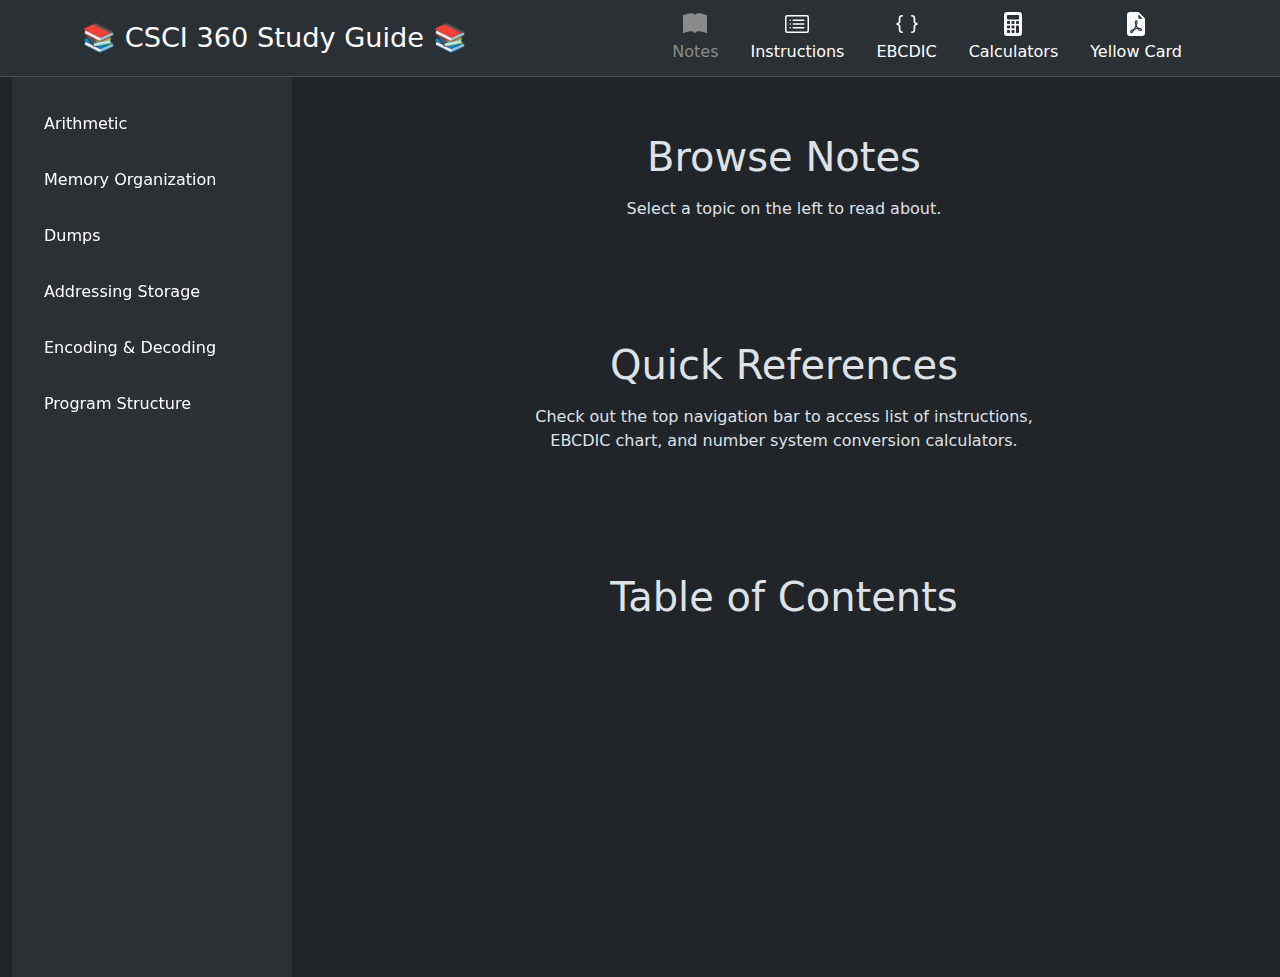
<file: index.html>
<!DOCTYPE html>
<html lang="en">

<head>
    <meta charset="UTF-8">
    <meta name="viewport" content="width=device-width, initial-scale=1.0">
    <link href="https://cdn.jsdelivr.net/npm/bootstrap@5.3.3/dist/css/bootstrap.min.css" rel="stylesheet"
        integrity="sha384-QWTKZyjpPEjISv5WaRU9OFeRpok6YctnYmDr5pNlyT2bRjXh0JMhjY6hW+ALEwIH" crossorigin="anonymous">
    <script src="https://cdn.jsdelivr.net/npm/bootstrap@5.3.3/dist/js/bootstrap.bundle.min.js"
        integrity="sha384-YvpcrYf0tY3lHB60NNkmXc5s9fDVZLESaAA55NDzOxhy9GkcIdslK1eN7N6jIeHz"
        crossorigin="anonymous"></script>
    <title>CSCI 360 Study Guide</title>
    <link rel="stylesheet" href="style.css">
</head>

<body data-bs-theme="dark">

    <!-- Navbar-->
    <header class="sticky-top">
        <div class="px-2 py-1 border-bottom bg-body-tertiary">
            <div class="container">
                <div class="d-flex flex-wrap align-items-center justify-content-center justify-content-lg-start">
                    <a class="d-flex align-items-center my-2 my-lg-0 me-lg-auto text-white text-decoration-none"
                        href="#" style="font-size: 1.7em;">📚 CSCI 360 Study Guide 📚</a>
                    <ul class="nav col-12 col-lg-auto my-2 justify-content-center my-md-0 text-small" id="top-nav">
                        <li class="nav-item">
                            <a href="index.html" class="nav-link active">
                                <svg xmlns="http://www.w3.org/2000/svg" width="24" height="24" fill="currentColor"
                                    class="bi bi-book-fill d-block mx-auto mb-1" viewBox="0 0 16 16">
                                    <path
                                        d="M8 1.783C7.015.936 5.587.81 4.287.94c-1.514.153-3.042.672-3.994 1.105A.5.5 0 0 0 0 2.5v11a.5.5 0 0 0 .707.455c.882-.4 2.303-.881 3.68-1.02 1.409-.142 2.59.087 3.223.877a.5.5 0 0 0 .78 0c.633-.79 1.814-1.019 3.222-.877 1.378.139 2.8.62 3.681 1.02A.5.5 0 0 0 16 13.5v-11a.5.5 0 0 0-.293-.455c-.952-.433-2.48-.952-3.994-1.105C10.413.809 8.985.936 8 1.783" />
                                </svg>
                                Notes
                            </a>
                        </li>
                        <li class="nav-item">
                            <a href="instructions.html" class="nav-link">
                                <svg xmlns="http://www.w3.org/2000/svg" width="24" height="24" fill="currentColor"
                                    class="bi bi-card-list d-block mx-auto mb-1" viewBox="0 0 16 16">
                                    <path
                                        d="M14.5 3a.5.5 0 0 1 .5.5v9a.5.5 0 0 1-.5.5h-13a.5.5 0 0 1-.5-.5v-9a.5.5 0 0 1 .5-.5zm-13-1A1.5 1.5 0 0 0 0 3.5v9A1.5 1.5 0 0 0 1.5 14h13a1.5 1.5 0 0 0 1.5-1.5v-9A1.5 1.5 0 0 0 14.5 2z" />
                                    <path
                                        d="M5 8a.5.5 0 0 1 .5-.5h7a.5.5 0 0 1 0 1h-7A.5.5 0 0 1 5 8m0-2.5a.5.5 0 0 1 .5-.5h7a.5.5 0 0 1 0 1h-7a.5.5 0 0 1-.5-.5m0 5a.5.5 0 0 1 .5-.5h7a.5.5 0 0 1 0 1h-7a.5.5 0 0 1-.5-.5m-1-5a.5.5 0 1 1-1 0 .5.5 0 0 1 1 0M4 8a.5.5 0 1 1-1 0 .5.5 0 0 1 1 0m0 2.5a.5.5 0 1 1-1 0 .5.5 0 0 1 1 0" />
                                </svg>
                                Instructions
                            </a>
                        </li>
                        <li class="nav-item">
                            <a href="ebcdic.html" class="nav-link">
                                <svg xmlns="http://www.w3.org/2000/svg" width="24" height="24" fill="currentColor"
                                    class="bi bi-braces d-block mx-auto mb-1" viewBox="0 0 16 16">
                                    <path
                                        d="M2.114 8.063V7.9c1.005-.102 1.497-.615 1.497-1.6V4.503c0-1.094.39-1.538 1.354-1.538h.273V2h-.376C3.25 2 2.49 2.759 2.49 4.352v1.524c0 1.094-.376 1.456-1.49 1.456v1.299c1.114 0 1.49.362 1.49 1.456v1.524c0 1.593.759 2.352 2.372 2.352h.376v-.964h-.273c-.964 0-1.354-.444-1.354-1.538V9.663c0-.984-.492-1.497-1.497-1.6M13.886 7.9v.163c-1.005.103-1.497.616-1.497 1.6v1.798c0 1.094-.39 1.538-1.354 1.538h-.273v.964h.376c1.613 0 2.372-.759 2.372-2.352v-1.524c0-1.094.376-1.456 1.49-1.456V7.332c-1.114 0-1.49-.362-1.49-1.456V4.352C13.51 2.759 12.75 2 11.138 2h-.376v.964h.273c.964 0 1.354.444 1.354 1.538V6.3c0 .984.492 1.497 1.497 1.6" />
                                </svg>
                                EBCDIC
                            </a>
                        </li>
                        <li class="nav-item">
                            <a href="calculators/binary.html" class="nav-link">
                                <svg xmlns="http://www.w3.org/2000/svg" width="24" height="24" fill="currentColor"
                                    class="bi bi-calculator-fill d-block mx-auto mb-1" viewBox="0 0 16 16">
                                    <path
                                        d="M2 2a2 2 0 0 1 2-2h8a2 2 0 0 1 2 2v12a2 2 0 0 1-2 2H4a2 2 0 0 1-2-2zm2 .5v2a.5.5 0 0 0 .5.5h7a.5.5 0 0 0 .5-.5v-2a.5.5 0 0 0-.5-.5h-7a.5.5 0 0 0-.5.5m0 4v1a.5.5 0 0 0 .5.5h1a.5.5 0 0 0 .5-.5v-1a.5.5 0 0 0-.5-.5h-1a.5.5 0 0 0-.5.5M4.5 9a.5.5 0 0 0-.5.5v1a.5.5 0 0 0 .5.5h1a.5.5 0 0 0 .5-.5v-1a.5.5 0 0 0-.5-.5zM4 12.5v1a.5.5 0 0 0 .5.5h1a.5.5 0 0 0 .5-.5v-1a.5.5 0 0 0-.5-.5h-1a.5.5 0 0 0-.5.5M7.5 6a.5.5 0 0 0-.5.5v1a.5.5 0 0 0 .5.5h1a.5.5 0 0 0 .5-.5v-1a.5.5 0 0 0-.5-.5zM7 9.5v1a.5.5 0 0 0 .5.5h1a.5.5 0 0 0 .5-.5v-1a.5.5 0 0 0-.5-.5h-1a.5.5 0 0 0-.5.5m.5 2.5a.5.5 0 0 0-.5.5v1a.5.5 0 0 0 .5.5h1a.5.5 0 0 0 .5-.5v-1a.5.5 0 0 0-.5-.5zM10 6.5v1a.5.5 0 0 0 .5.5h1a.5.5 0 0 0 .5-.5v-1a.5.5 0 0 0-.5-.5h-1a.5.5 0 0 0-.5.5m.5 2.5a.5.5 0 0 0-.5.5v4a.5.5 0 0 0 .5.5h1a.5.5 0 0 0 .5-.5v-4a.5.5 0 0 0-.5-.5z" />
                                </svg>
                                Calculators
                            </a>
                        </li>
                        <li class="nav-item">
                            <a href="PDF/IBM System 370 Reference Summary.pdf" class="nav-link">
                                <svg xmlns="http://www.w3.org/2000/svg" width="24" height="24" fill="currentColor"
                                    class="bi bi-file-earmark-pdf-fill d-block mx-auto mb-1" viewBox="0 0 16 16">
                                    <path
                                        d="M5.523 12.424q.21-.124.459-.238a8 8 0 0 1-.45.606c-.28.337-.498.516-.635.572l-.035.012a.3.3 0 0 1-.026-.044c-.056-.11-.054-.216.04-.36.106-.165.319-.354.647-.548m2.455-1.647q-.178.037-.356.078a21 21 0 0 0 .5-1.05 12 12 0 0 0 .51.858q-.326.048-.654.114m2.525.939a4 4 0 0 1-.435-.41q.344.007.612.054c.317.057.466.147.518.209a.1.1 0 0 1 .026.064.44.44 0 0 1-.06.2.3.3 0 0 1-.094.124.1.1 0 0 1-.069.015c-.09-.003-.258-.066-.498-.256M8.278 6.97c-.04.244-.108.524-.2.829a5 5 0 0 1-.089-.346c-.076-.353-.087-.63-.046-.822.038-.177.11-.248.196-.283a.5.5 0 0 1 .145-.04c.013.03.028.092.032.198q.008.183-.038.465z" />
                                    <path fill-rule="evenodd"
                                        d="M4 0h5.293A1 1 0 0 1 10 .293L13.707 4a1 1 0 0 1 .293.707V14a2 2 0 0 1-2 2H4a2 2 0 0 1-2-2V2a2 2 0 0 1 2-2m5.5 1.5v2a1 1 0 0 0 1 1h2zM4.165 13.668c.09.18.23.343.438.419.207.075.412.04.58-.03.318-.13.635-.436.926-.786.333-.401.683-.927 1.021-1.51a11.7 11.7 0 0 1 1.997-.406c.3.383.61.713.91.95.28.22.603.403.934.417a.86.86 0 0 0 .51-.138c.155-.101.27-.247.354-.416.09-.181.145-.37.138-.563a.84.84 0 0 0-.2-.518c-.226-.27-.596-.4-.96-.465a5.8 5.8 0 0 0-1.335-.05 11 11 0 0 1-.98-1.686c.25-.66.437-1.284.52-1.794.036-.218.055-.426.048-.614a1.24 1.24 0 0 0-.127-.538.7.7 0 0 0-.477-.365c-.202-.043-.41 0-.601.077-.377.15-.576.47-.651.823-.073.34-.04.736.046 1.136.088.406.238.848.43 1.295a20 20 0 0 1-1.062 2.227 7.7 7.7 0 0 0-1.482.645c-.37.22-.699.48-.897.787-.21.326-.275.714-.08 1.103" />
                                </svg>
                                Yellow Card
                            </a>
                        </li>
                    </ul>
                </div>
            </div>
            <button class="btn d-xl-none" type="button" data-bs-toggle="offcanvas" data-bs-target="#sidebar">
                <span class="navbar-toggler-icon"></span>
            </button>
        </div>
    </header>
    <div class="container-fluid" id="main-grid">
        <!-- Sidebar links -->
        <div class="offcanvas-xl offcanvas-start bg-body-tertiary p-3" tabindex="-1" id="sidebar">
            <div class="offcanvas-header">
                <h4 class="offcanvas-title">Browse Notes</h4>
            </div>
            <div class="offcanvas-body m-auto" id="side-links">
                <ul class="nav nav-pills flex-column">
                    <li class="nav-item my-2">
                        <a href="notes/arithmetic.html" class="nav-link">Arithmetic</a>
                    </li>
                    <li class="nav-item my-2">
                        <a href="notes/memory.html" class="nav-link">Memory Organization</a>
                    </li>
                    <li class="nav-item my-2">
                        <a href="notes/dumps.html" class="nav-link">Dumps</a>
                    </li>
                    <li class="nav-item my-2">
                        <a href="notes/addressing.html" class="nav-link">Addressing Storage</a>
                    </li>
                    <li class="nav-item my-2">
                        <a href="notes/encoding.html" class="nav-link">Encoding & Decoding</a>
                    </li>
                    <li class="nav-item my-2">
                        <a href="notes/structure.html" class="nav-link">Program Structure</a>
                    </li>
                </ul>
            </div>
        </div>

        <!-- Main Content -->
        <main class="mx-auto my-5 container-sm">
            <div class="pt-2 ps-lg-2">
                <h1 class="mb-3 text-center" id="content">Browse Notes</h1>
                <p class="text-center mb-5">Select a topic on the left to read about.</p>

                <br>
                <h1 class="mb-3 mt-5 text-center" id="content">Quick References</h1>
                <p class="text-center mb-5">Check out the top navigation bar to access list of instructions,<br>EBCDIC
                    chart, and number system conversion calculators.</p>

                <br>
                <h1 class="mb-3 mt-5 text-center" id="content">Table of Contents</h1>
            </div>
        </main>
    </div>
</body>

</html>
</file>
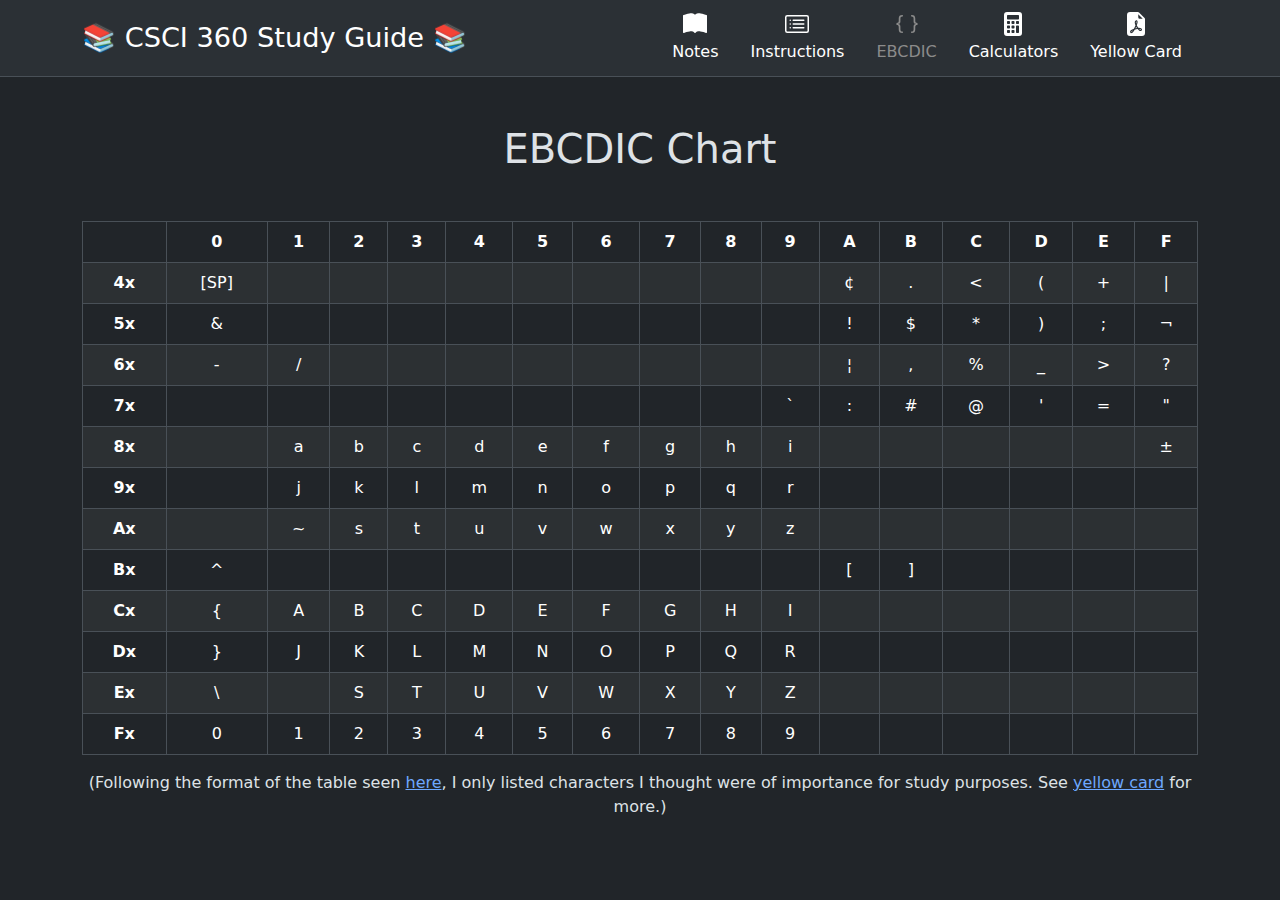
<file: ebcdic.html>
<!DOCTYPE html>
<html lang="en">

<head>
    <meta charset="UTF-8">
    <meta name="viewport" content="width=device-width, initial-scale=1.0">
    <link href="https://cdn.jsdelivr.net/npm/bootstrap@5.3.3/dist/css/bootstrap.min.css" rel="stylesheet"
        integrity="sha384-QWTKZyjpPEjISv5WaRU9OFeRpok6YctnYmDr5pNlyT2bRjXh0JMhjY6hW+ALEwIH" crossorigin="anonymous">
    <script src="https://cdn.jsdelivr.net/npm/bootstrap@5.3.3/dist/js/bootstrap.bundle.min.js"
        integrity="sha384-YvpcrYf0tY3lHB60NNkmXc5s9fDVZLESaAA55NDzOxhy9GkcIdslK1eN7N6jIeHz"
        crossorigin="anonymous"></script>
    <title>CSCI 360 Study Guide</title>
    <style>
        .nav li a {
            color: white !important;
        }

        .nav li a:hover {
            color: rgb(193, 193, 193) !important;
        }

        .nav li a:active {
            color: rgb(139, 139, 139) !important;
        }

        #top-nav li .active {
            color: rgb(139, 139, 139) !important;
        }
    </style>
</head>

<body data-bs-theme="dark">

    <!-- Navbar-->
    <header>
        <div class="px-2 py-1 border-bottom bg-body-tertiary">
            <div class="container">
                <div class="d-flex flex-wrap align-items-center justify-content-center justify-content-lg-start">
                    <a class="d-flex align-items-center my-2 my-lg-0 me-lg-auto text-white text-decoration-none"
                        href="#" style="font-size: 1.7em;">📚 CSCI 360 Study Guide 📚</a>
                    <ul class="nav col-12 col-lg-auto my-2 justify-content-center my-md-0 text-small" id="top-nav">
                        <li class="nav-item">
                            <a href="index.html" class="nav-link">
                                <svg xmlns="http://www.w3.org/2000/svg" width="24" height="24" fill="currentColor"
                                    class="bi bi-book-fill d-block mx-auto mb-1" viewBox="0 0 16 16">
                                    <path
                                        d="M8 1.783C7.015.936 5.587.81 4.287.94c-1.514.153-3.042.672-3.994 1.105A.5.5 0 0 0 0 2.5v11a.5.5 0 0 0 .707.455c.882-.4 2.303-.881 3.68-1.02 1.409-.142 2.59.087 3.223.877a.5.5 0 0 0 .78 0c.633-.79 1.814-1.019 3.222-.877 1.378.139 2.8.62 3.681 1.02A.5.5 0 0 0 16 13.5v-11a.5.5 0 0 0-.293-.455c-.952-.433-2.48-.952-3.994-1.105C10.413.809 8.985.936 8 1.783" />
                                </svg>
                                Notes
                            </a>
                        </li>
                        <li class="nav-item">
                            <a href="instructions.html" class="nav-link">
                                <svg xmlns="http://www.w3.org/2000/svg" width="24" height="24" fill="currentColor"
                                    class="bi bi-card-list d-block mx-auto mb-1" viewBox="0 0 16 16">
                                    <path
                                        d="M14.5 3a.5.5 0 0 1 .5.5v9a.5.5 0 0 1-.5.5h-13a.5.5 0 0 1-.5-.5v-9a.5.5 0 0 1 .5-.5zm-13-1A1.5 1.5 0 0 0 0 3.5v9A1.5 1.5 0 0 0 1.5 14h13a1.5 1.5 0 0 0 1.5-1.5v-9A1.5 1.5 0 0 0 14.5 2z" />
                                    <path
                                        d="M5 8a.5.5 0 0 1 .5-.5h7a.5.5 0 0 1 0 1h-7A.5.5 0 0 1 5 8m0-2.5a.5.5 0 0 1 .5-.5h7a.5.5 0 0 1 0 1h-7a.5.5 0 0 1-.5-.5m0 5a.5.5 0 0 1 .5-.5h7a.5.5 0 0 1 0 1h-7a.5.5 0 0 1-.5-.5m-1-5a.5.5 0 1 1-1 0 .5.5 0 0 1 1 0M4 8a.5.5 0 1 1-1 0 .5.5 0 0 1 1 0m0 2.5a.5.5 0 1 1-1 0 .5.5 0 0 1 1 0" />
                                </svg>
                                Instructions
                            </a>
                        </li>
                        <li class="nav-item">
                            <a href="ebcdic.html" class="nav-link active">
                                <svg xmlns="http://www.w3.org/2000/svg" width="24" height="24" fill="currentColor"
                                    class="bi bi-braces d-block mx-auto mb-1" viewBox="0 0 16 16">
                                    <path
                                        d="M2.114 8.063V7.9c1.005-.102 1.497-.615 1.497-1.6V4.503c0-1.094.39-1.538 1.354-1.538h.273V2h-.376C3.25 2 2.49 2.759 2.49 4.352v1.524c0 1.094-.376 1.456-1.49 1.456v1.299c1.114 0 1.49.362 1.49 1.456v1.524c0 1.593.759 2.352 2.372 2.352h.376v-.964h-.273c-.964 0-1.354-.444-1.354-1.538V9.663c0-.984-.492-1.497-1.497-1.6M13.886 7.9v.163c-1.005.103-1.497.616-1.497 1.6v1.798c0 1.094-.39 1.538-1.354 1.538h-.273v.964h.376c1.613 0 2.372-.759 2.372-2.352v-1.524c0-1.094.376-1.456 1.49-1.456V7.332c-1.114 0-1.49-.362-1.49-1.456V4.352C13.51 2.759 12.75 2 11.138 2h-.376v.964h.273c.964 0 1.354.444 1.354 1.538V6.3c0 .984.492 1.497 1.497 1.6" />
                                </svg>
                                EBCDIC
                            </a>
                        </li>
                        <li class="nav-item">
                            <a href="calculators/binary.html" class="nav-link">
                                <svg xmlns="http://www.w3.org/2000/svg" width="24" height="24" fill="currentColor"
                                    class="bi bi-calculator-fill d-block mx-auto mb-1" viewBox="0 0 16 16">
                                    <path
                                        d="M2 2a2 2 0 0 1 2-2h8a2 2 0 0 1 2 2v12a2 2 0 0 1-2 2H4a2 2 0 0 1-2-2zm2 .5v2a.5.5 0 0 0 .5.5h7a.5.5 0 0 0 .5-.5v-2a.5.5 0 0 0-.5-.5h-7a.5.5 0 0 0-.5.5m0 4v1a.5.5 0 0 0 .5.5h1a.5.5 0 0 0 .5-.5v-1a.5.5 0 0 0-.5-.5h-1a.5.5 0 0 0-.5.5M4.5 9a.5.5 0 0 0-.5.5v1a.5.5 0 0 0 .5.5h1a.5.5 0 0 0 .5-.5v-1a.5.5 0 0 0-.5-.5zM4 12.5v1a.5.5 0 0 0 .5.5h1a.5.5 0 0 0 .5-.5v-1a.5.5 0 0 0-.5-.5h-1a.5.5 0 0 0-.5.5M7.5 6a.5.5 0 0 0-.5.5v1a.5.5 0 0 0 .5.5h1a.5.5 0 0 0 .5-.5v-1a.5.5 0 0 0-.5-.5zM7 9.5v1a.5.5 0 0 0 .5.5h1a.5.5 0 0 0 .5-.5v-1a.5.5 0 0 0-.5-.5h-1a.5.5 0 0 0-.5.5m.5 2.5a.5.5 0 0 0-.5.5v1a.5.5 0 0 0 .5.5h1a.5.5 0 0 0 .5-.5v-1a.5.5 0 0 0-.5-.5zM10 6.5v1a.5.5 0 0 0 .5.5h1a.5.5 0 0 0 .5-.5v-1a.5.5 0 0 0-.5-.5h-1a.5.5 0 0 0-.5.5m.5 2.5a.5.5 0 0 0-.5.5v4a.5.5 0 0 0 .5.5h1a.5.5 0 0 0 .5-.5v-4a.5.5 0 0 0-.5-.5z" />
                                </svg>
                                Calculators
                            </a>
                        </li>
                        <li class="nav-item">
                            <a href="PDF/IBM System 370 Reference Summary.pdf" class="nav-link">
                                <svg xmlns="http://www.w3.org/2000/svg" width="24" height="24" fill="currentColor"
                                    class="bi bi-file-earmark-pdf-fill d-block mx-auto mb-1" viewBox="0 0 16 16">
                                    <path
                                        d="M5.523 12.424q.21-.124.459-.238a8 8 0 0 1-.45.606c-.28.337-.498.516-.635.572l-.035.012a.3.3 0 0 1-.026-.044c-.056-.11-.054-.216.04-.36.106-.165.319-.354.647-.548m2.455-1.647q-.178.037-.356.078a21 21 0 0 0 .5-1.05 12 12 0 0 0 .51.858q-.326.048-.654.114m2.525.939a4 4 0 0 1-.435-.41q.344.007.612.054c.317.057.466.147.518.209a.1.1 0 0 1 .026.064.44.44 0 0 1-.06.2.3.3 0 0 1-.094.124.1.1 0 0 1-.069.015c-.09-.003-.258-.066-.498-.256M8.278 6.97c-.04.244-.108.524-.2.829a5 5 0 0 1-.089-.346c-.076-.353-.087-.63-.046-.822.038-.177.11-.248.196-.283a.5.5 0 0 1 .145-.04c.013.03.028.092.032.198q.008.183-.038.465z" />
                                    <path fill-rule="evenodd"
                                        d="M4 0h5.293A1 1 0 0 1 10 .293L13.707 4a1 1 0 0 1 .293.707V14a2 2 0 0 1-2 2H4a2 2 0 0 1-2-2V2a2 2 0 0 1 2-2m5.5 1.5v2a1 1 0 0 0 1 1h2zM4.165 13.668c.09.18.23.343.438.419.207.075.412.04.58-.03.318-.13.635-.436.926-.786.333-.401.683-.927 1.021-1.51a11.7 11.7 0 0 1 1.997-.406c.3.383.61.713.91.95.28.22.603.403.934.417a.86.86 0 0 0 .51-.138c.155-.101.27-.247.354-.416.09-.181.145-.37.138-.563a.84.84 0 0 0-.2-.518c-.226-.27-.596-.4-.96-.465a5.8 5.8 0 0 0-1.335-.05 11 11 0 0 1-.98-1.686c.25-.66.437-1.284.52-1.794.036-.218.055-.426.048-.614a1.24 1.24 0 0 0-.127-.538.7.7 0 0 0-.477-.365c-.202-.043-.41 0-.601.077-.377.15-.576.47-.651.823-.073.34-.04.736.046 1.136.088.406.238.848.43 1.295a20 20 0 0 1-1.062 2.227 7.7 7.7 0 0 0-1.482.645c-.37.22-.699.48-.897.787-.21.326-.275.714-.08 1.103" />
                                </svg>
                                Yellow Card
                            </a>
                        </li>
                    </ul>
                </div>
            </div>
        </div>
    </header>

    <!-- Main content -->
    <main class="text-center my-5">
        <h1 class="mb-5">EBCDIC Chart</h1>
        <div class="container">
            <table class="table table-bordered table-striped">
                <thead>
                    <tr>
                        <th></th>
                        <th>0</th>
                        <th>1</th>
                        <th>2</th>
                        <th>3</th>
                        <th>4</th>
                        <th>5</th>
                        <th>6</th>
                        <th>7</th>
                        <th>8</th>
                        <th>9</th>
                        <th>A</th>
                        <th>B</th>
                        <th>C</th>
                        <th>D</th>
                        <th>E</th>
                        <th>F</th>
                    </tr>
                </thead>
                <tbody>
                    <tr>
                        <th>4x</th>
                        <td>[SP]</td>
                        <td></td>
                        <td></td>
                        <td></td>
                        <td></td>
                        <td></td>
                        <td></td>
                        <td></td>
                        <td></td>
                        <td></td>
                        <td>¢</td>
                        <td>.</td>
                        <td><</td>
                        <td>(</td>
                        <td>+</td>
                        <td>|</td>
                    </tr>
                    <tr>
                        <th>5x</th>
                        <td>&</td>
                        <td></td>
                        <td></td>
                        <td></td>
                        <td></td>
                        <td></td>
                        <td></td>
                        <td></td>
                        <td></td>
                        <td></td>
                        <td>!</td>
                        <td>$</td>
                        <td>*</td>
                        <td>)</td>
                        <td>;</td>
                        <td>¬</td>
                    </tr>
                    <tr>
                        <th>6x</th>
                        <td>-</td>
                        <td>/</td>
                        <td></td>
                        <td></td>
                        <td></td>
                        <td></td>
                        <td></td>
                        <td></td>
                        <td></td>
                        <td></td>
                        <td>¦</td>
                        <td>,</td>
                        <td>%</td>
                        <td>_</td>
                        <td>></td>
                        <td>?</td>
                    </tr>
                    <tr>
                        <th>7x</th>
                        <td></td>
                        <td></td>
                        <td></td>
                        <td></td>
                        <td></td>
                        <td></td>
                        <td></td>
                        <td></td>
                        <td></td>
                        <td>`</td>
                        <td>:</td>
                        <td>#</td>
                        <td>@</td>
                        <td>'</td>
                        <td>=</td>
                        <td>"</td>
                    </tr>
                    <tr>
                        <th>8x</th>
                        <td></td>
                        <td>a</td>
                        <td>b</td>
                        <td>c</td>
                        <td>d</td>
                        <td>e</td>
                        <td>f</td>
                        <td>g</td>
                        <td>h</td>
                        <td>i</td>
                        <td></td>
                        <td></td>
                        <td></td>
                        <td></td>
                        <td></td>
                        <td>±</td>
                    </tr>
                    <tr>
                        <th>9x</th>
                        <td></td>
                        <td>j</td>
                        <td>k</td>
                        <td>l</td>
                        <td>m</td>
                        <td>n</td>
                        <td>o</td>
                        <td>p</td>
                        <td>q</td>
                        <td>r</td>
                        <td></td>
                        <td></td>
                        <td></td>
                        <td></td>
                        <td></td>
                        <td></td>
                    </tr>
                    <tr>
                        <th>Ax</th>
                        <td></td>
                        <td>~</td>
                        <td>s</td>
                        <td>t</td>
                        <td>u</td>
                        <td>v</td>
                        <td>w</td>
                        <td>x</td>
                        <td>y</td>
                        <td>z</td>
                        <td></td>
                        <td></td>
                        <td></td>
                        <td></td>
                        <td></td>
                        <td></td>
                    </tr>
                    <tr>
                        <th>Bx</th>
                        <td>^</td>
                        <td></td>
                        <td></td>
                        <td></td>
                        <td></td>
                        <td></td>
                        <td></td>
                        <td></td>
                        <td></td>
                        <td></td>
                        <td>[</td>
                        <td>]</td>
                        <td></td>
                        <td></td>
                        <td></td>
                        <td></td>
                    </tr>
                    <tr>
                        <th>Cx</th>
                        <td>{</td>
                        <td>A</td>
                        <td>B</td>
                        <td>C</td>
                        <td>D</td>
                        <td>E</td>
                        <td>F</td>
                        <td>G</td>
                        <td>H</td>
                        <td>I</td>
                        <td></td>
                        <td></td>
                        <td></td>
                        <td></td>
                        <td></td>
                        <td></td>
                    </tr>
                    <tr>
                        <th>Dx</th>
                        <td>}</td>
                        <td>J</td>
                        <td>K</td>
                        <td>L</td>
                        <td>M</td>
                        <td>N</td>
                        <td>O</td>
                        <td>P</td>
                        <td>Q</td>
                        <td>R</td>
                        <td></td>
                        <td></td>
                        <td></td>
                        <td></td>
                        <td></td>
                        <td></td>
                    </tr>
                    <tr>
                        <th>Ex</th>
                        <td>\</td>
                        <td></td>
                        <td>S</td>
                        <td>T</td>
                        <td>U</td>
                        <td>V</td>
                        <td>W</td>
                        <td>X</td>
                        <td>Y</td>
                        <td>Z</td>
                        <td></td>
                        <td></td>
                        <td></td>
                        <td></td>
                        <td></td>
                        <td></td>
                    </tr>
                    <tr>
                        <th>Fx</th>
                        <td>0</td>
                        <td>1</td>
                        <td>2</td>
                        <td>3</td>
                        <td>4</td>
                        <td>5</td>
                        <td>6</td>
                        <td>7</td>
                        <td>8</td>
                        <td>9</td>
                        <td></td>
                        <td></td>
                        <td></td>
                        <td></td>
                        <td></td>
                        <td></td>
                    </tr>
                </tbody>
            </table>
            <p>(Following the format of the table seen <a href="https://en.wikipedia.org/wiki/EBCDIC">here</a>, I only
                listed characters I thought were of importance for study purposes. See <a href="PDF/IBM System 370 Reference Summary.pdf">yellow card</a> for more.)</p>
        </div>
    </main>
</body>

</html>
</file>
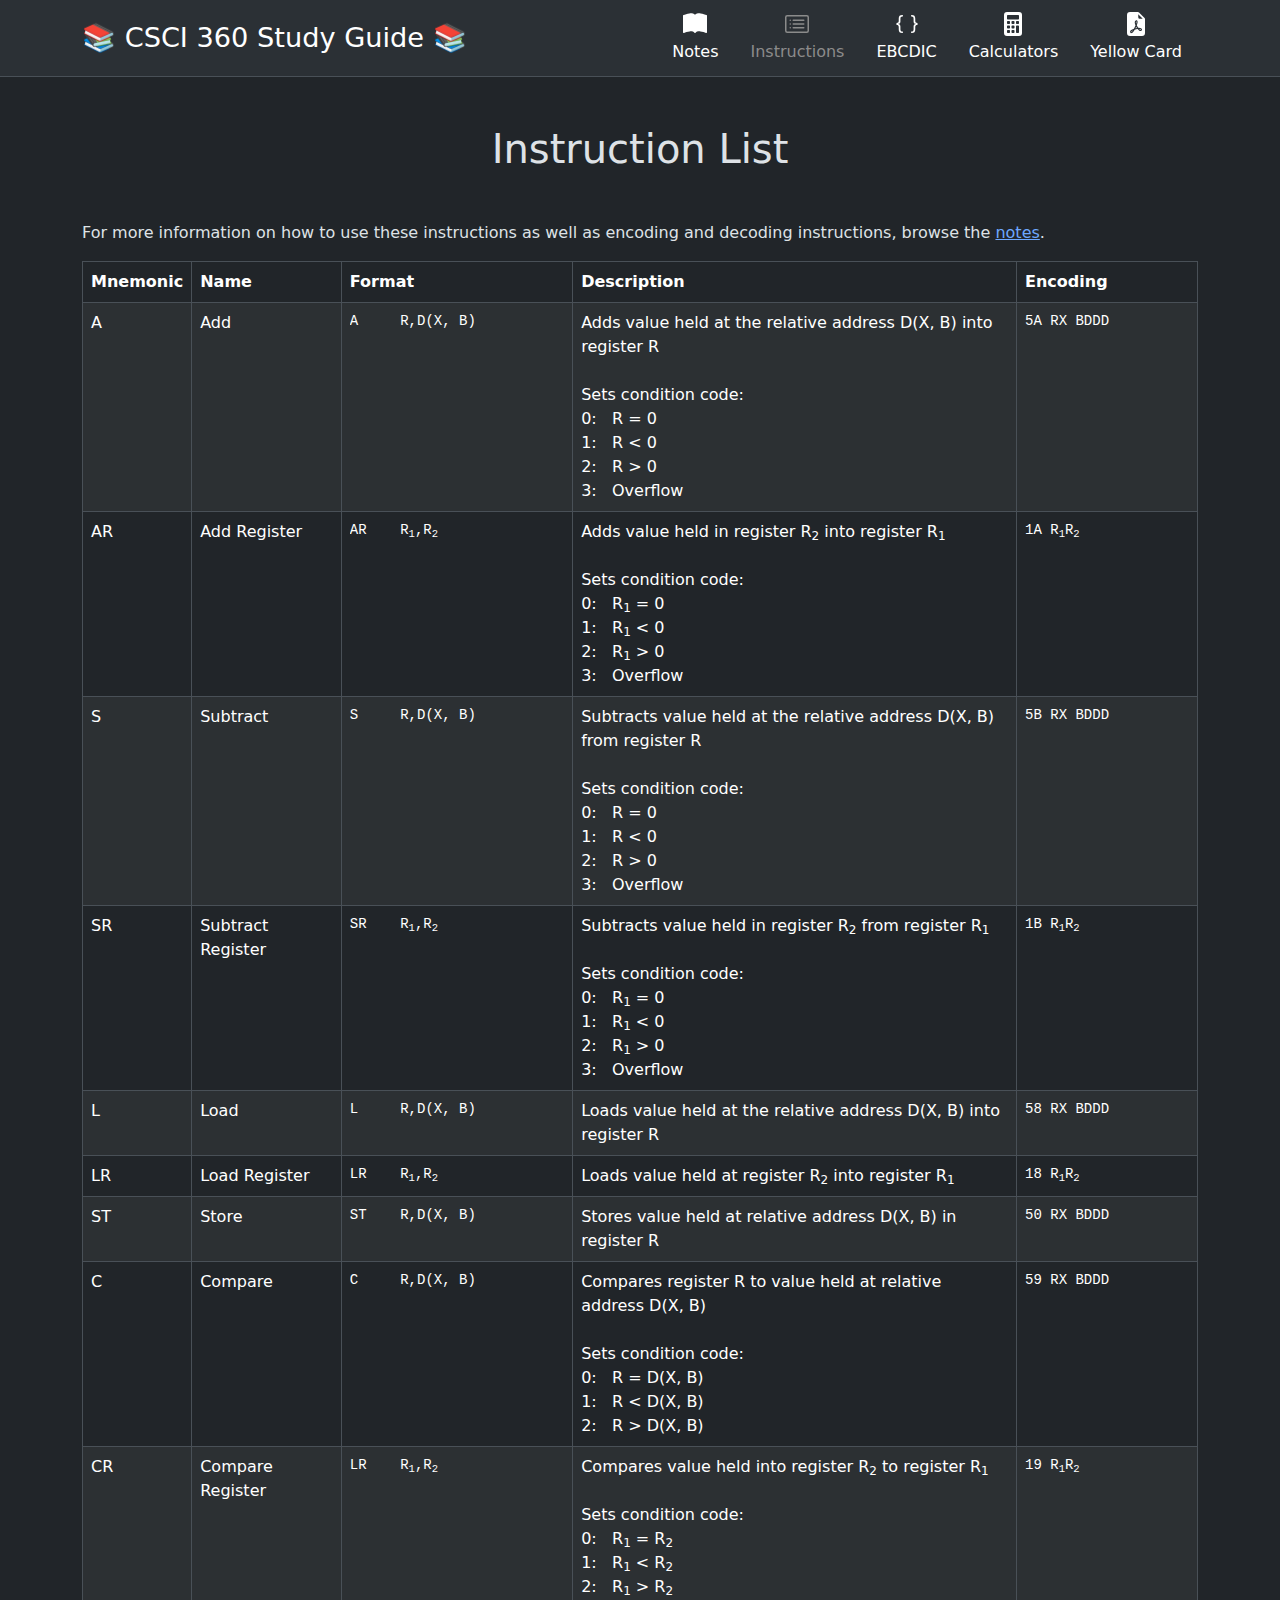
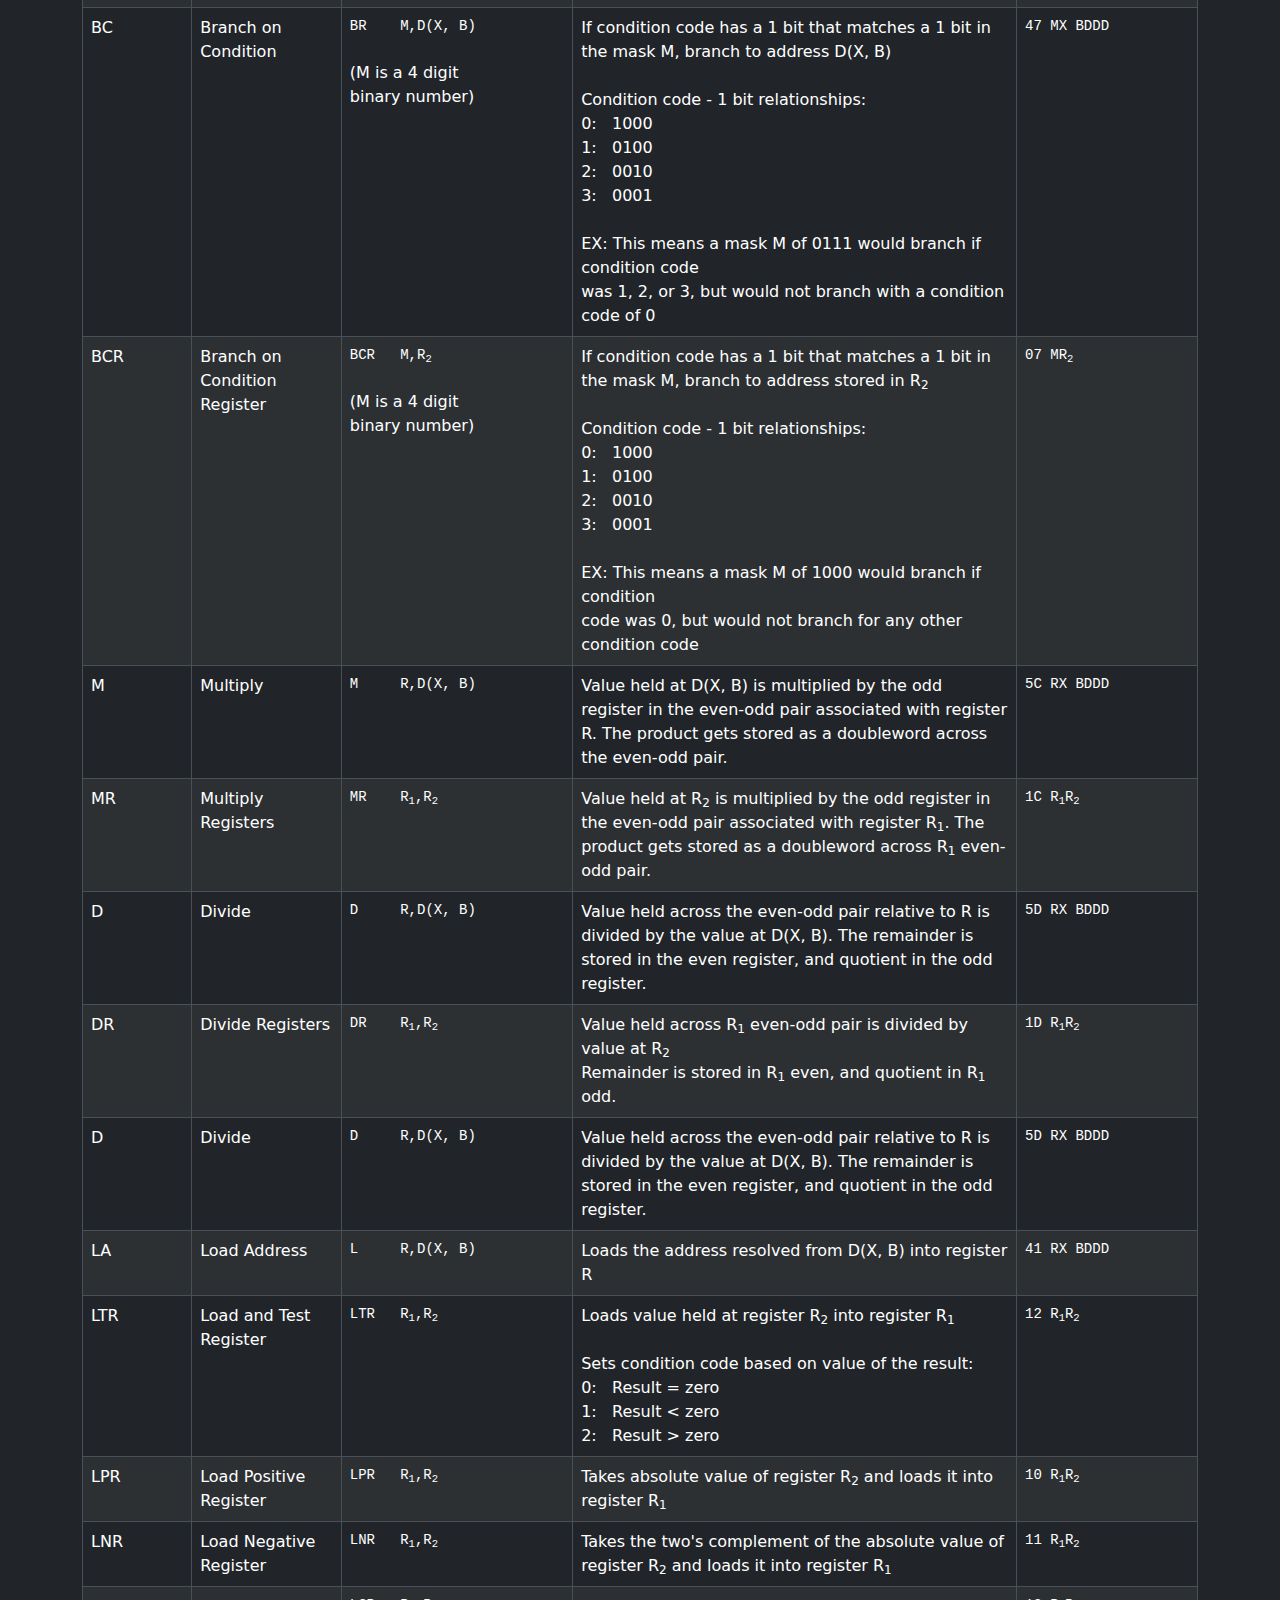
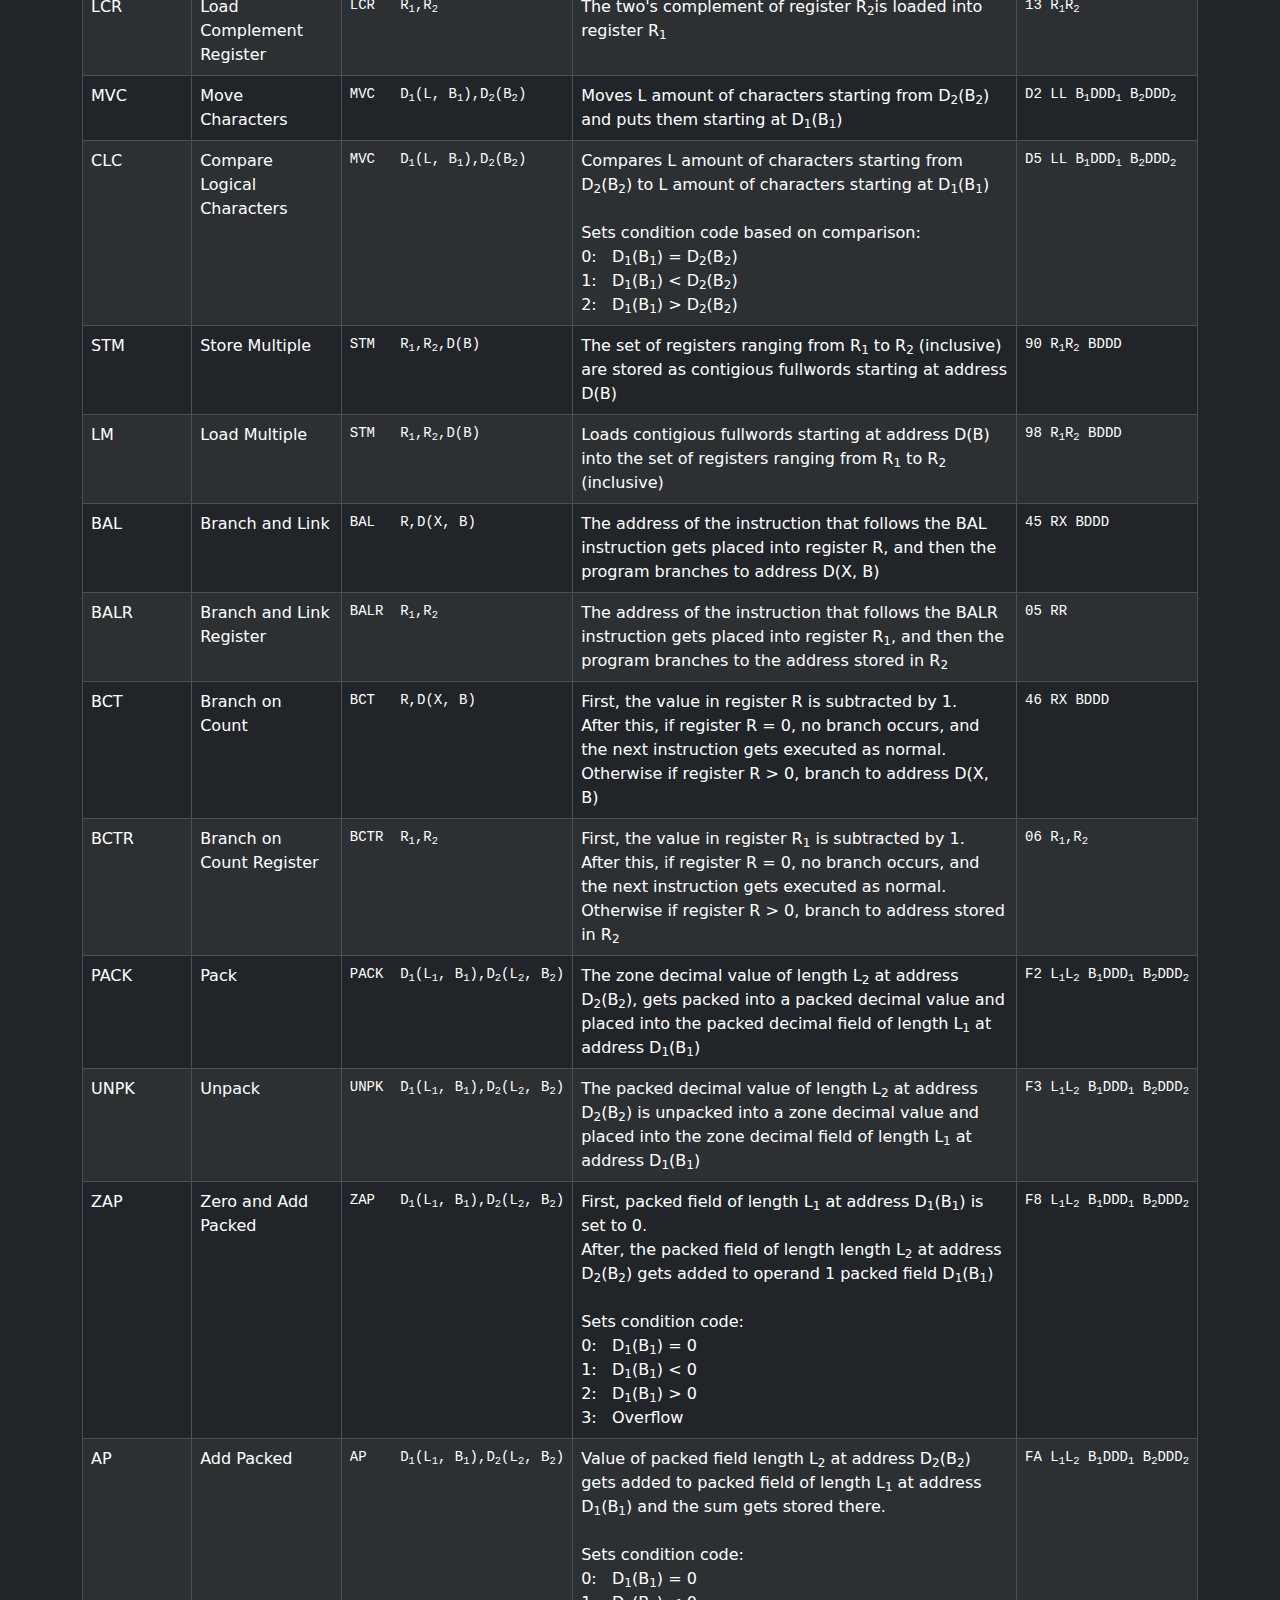
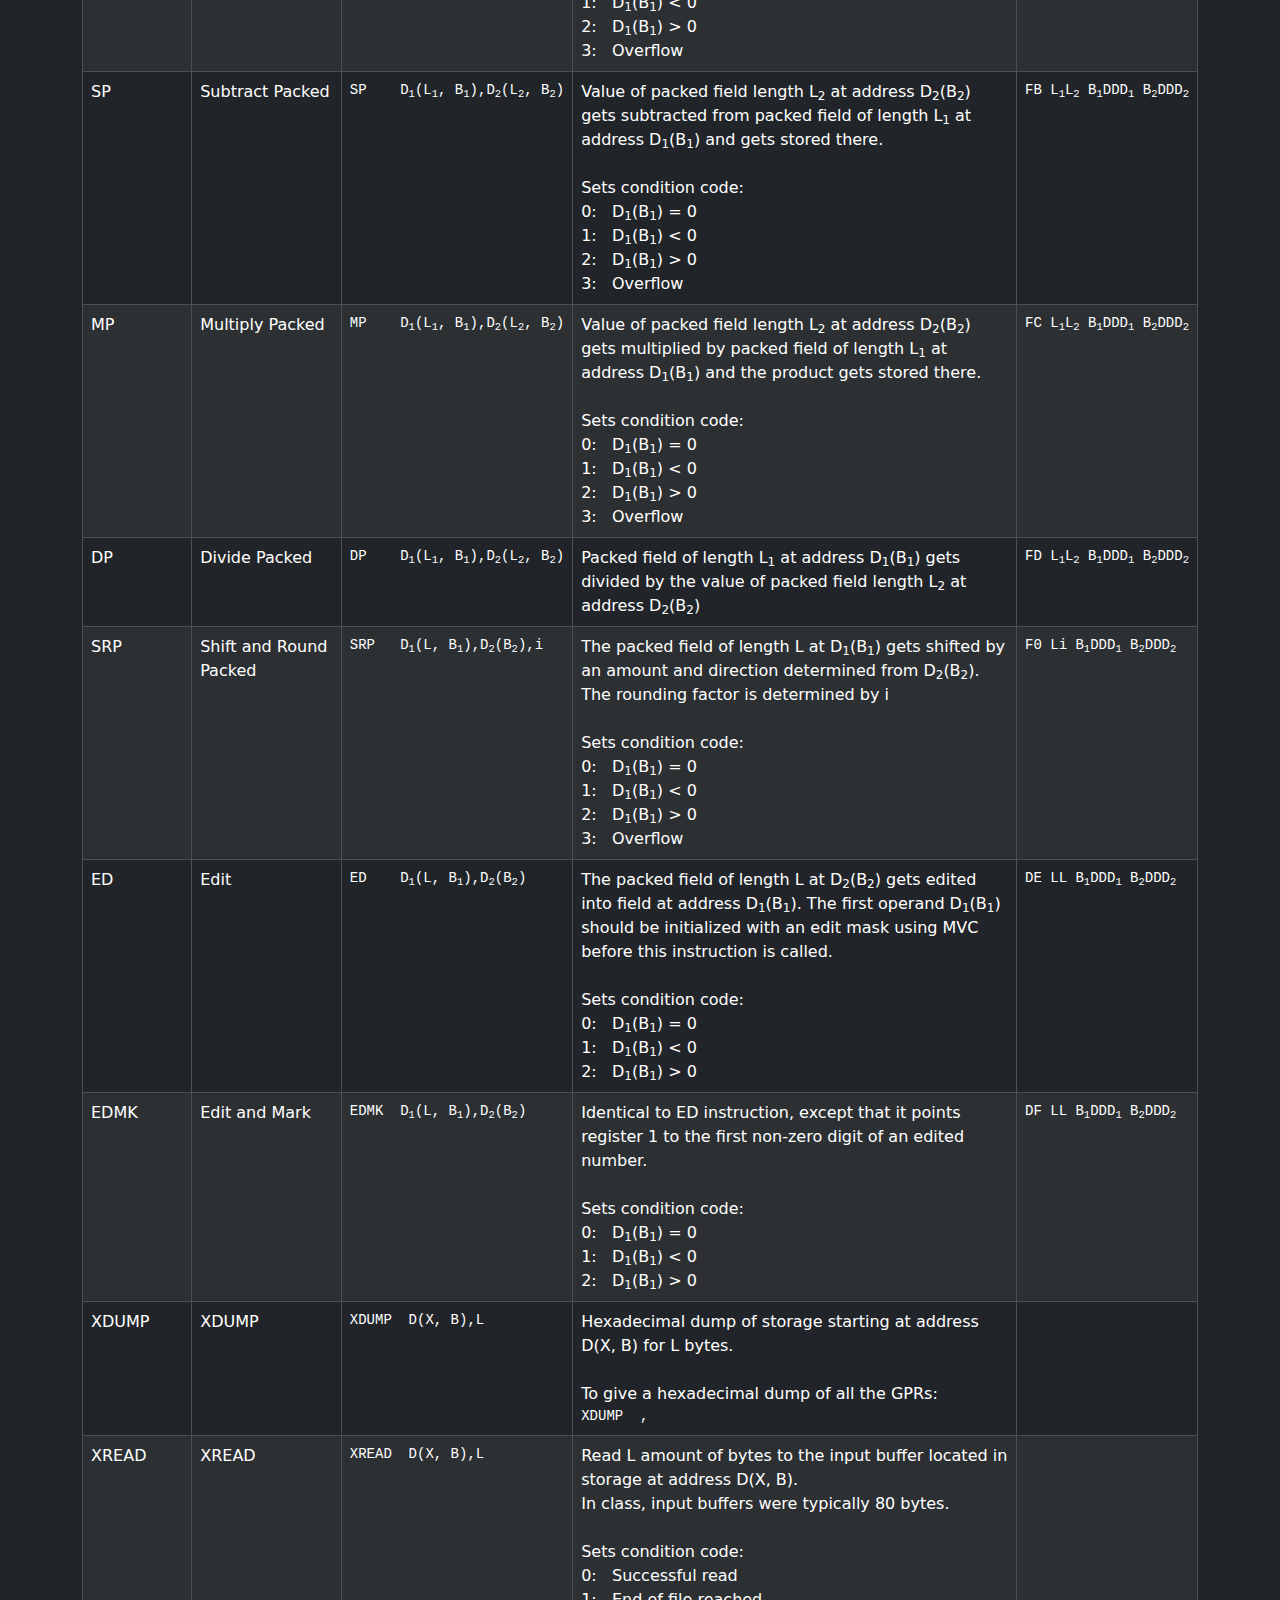
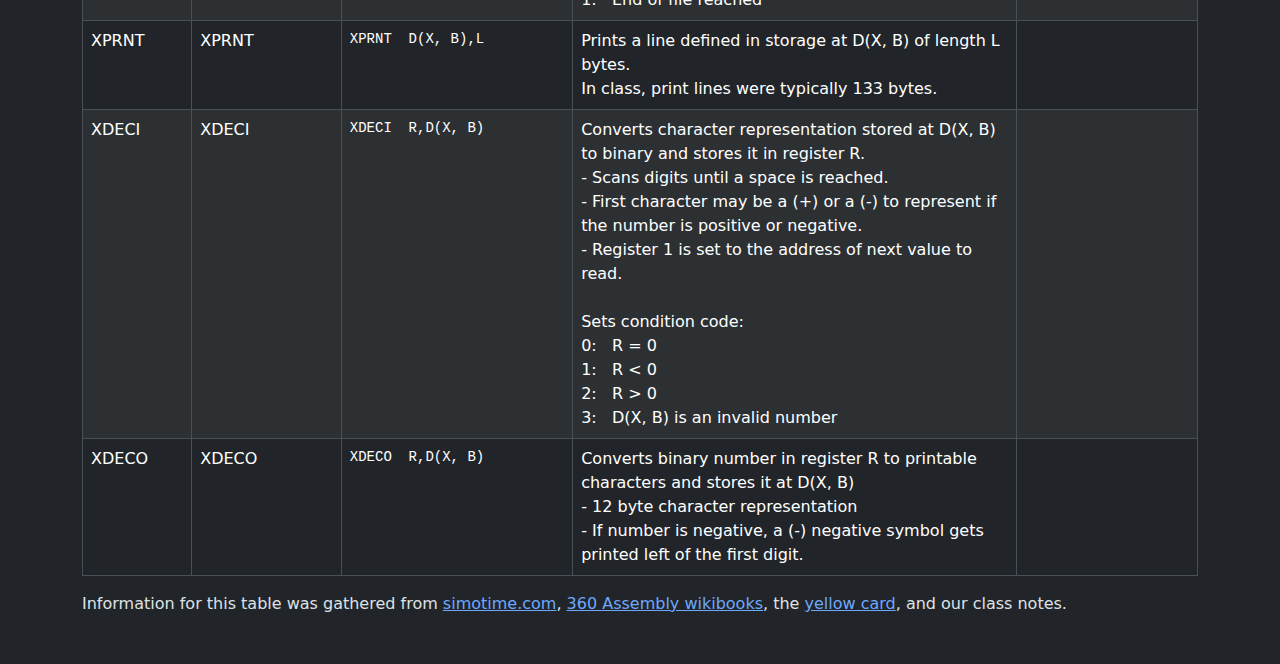
<file: instructions.html>
<!DOCTYPE html>
<html lang="en">

<head>
    <meta charset="UTF-8">
    <meta name="viewport" content="width=device-width, initial-scale=1.0">
    <link href="https://cdn.jsdelivr.net/npm/bootstrap@5.3.3/dist/css/bootstrap.min.css" rel="stylesheet"
        integrity="sha384-QWTKZyjpPEjISv5WaRU9OFeRpok6YctnYmDr5pNlyT2bRjXh0JMhjY6hW+ALEwIH" crossorigin="anonymous">
    <script src="https://cdn.jsdelivr.net/npm/bootstrap@5.3.3/dist/js/bootstrap.bundle.min.js"
        integrity="sha384-YvpcrYf0tY3lHB60NNkmXc5s9fDVZLESaAA55NDzOxhy9GkcIdslK1eN7N6jIeHz"
        crossorigin="anonymous"></script>
    <title>CSCI 360 Study Guide</title>
    <style>
        .nav li a {
            color: white !important;
        }

        .nav li a:hover {
            color: rgb(193, 193, 193) !important;
        }

        .nav li a:active {
            color: rgb(139, 139, 139) !important;
        }

        #top-nav li .active {
            color: rgb(139, 139, 139) !important;
        }
    </style>
</head>

<body data-bs-theme="dark">

    <!-- Navbar-->
    <header>
        <div class="px-2 py-1 border-bottom bg-body-tertiary">
            <div class="container">
                <div class="d-flex flex-wrap align-items-center justify-content-center justify-content-lg-start">
                    <a class="d-flex align-items-center my-2 my-lg-0 me-lg-auto text-white text-decoration-none"
                        href="#" style="font-size: 1.7em;">📚 CSCI 360 Study Guide 📚</a>
                    <ul class="nav col-12 col-lg-auto my-2 justify-content-center my-md-0 text-small" id="top-nav">
                        <li class="nav-item">
                            <a href="index.html" class="nav-link">
                                <svg xmlns="http://www.w3.org/2000/svg" width="24" height="24" fill="currentColor"
                                    class="bi bi-book-fill d-block mx-auto mb-1" viewBox="0 0 16 16">
                                    <path
                                        d="M8 1.783C7.015.936 5.587.81 4.287.94c-1.514.153-3.042.672-3.994 1.105A.5.5 0 0 0 0 2.5v11a.5.5 0 0 0 .707.455c.882-.4 2.303-.881 3.68-1.02 1.409-.142 2.59.087 3.223.877a.5.5 0 0 0 .78 0c.633-.79 1.814-1.019 3.222-.877 1.378.139 2.8.62 3.681 1.02A.5.5 0 0 0 16 13.5v-11a.5.5 0 0 0-.293-.455c-.952-.433-2.48-.952-3.994-1.105C10.413.809 8.985.936 8 1.783" />
                                </svg>
                                Notes
                            </a>
                        </li>
                        <li class="nav-item">
                            <a href="instructions.html" class="nav-link active">
                                <svg xmlns="http://www.w3.org/2000/svg" width="24" height="24" fill="currentColor"
                                    class="bi bi-card-list d-block mx-auto mb-1" viewBox="0 0 16 16">
                                    <path
                                        d="M14.5 3a.5.5 0 0 1 .5.5v9a.5.5 0 0 1-.5.5h-13a.5.5 0 0 1-.5-.5v-9a.5.5 0 0 1 .5-.5zm-13-1A1.5 1.5 0 0 0 0 3.5v9A1.5 1.5 0 0 0 1.5 14h13a1.5 1.5 0 0 0 1.5-1.5v-9A1.5 1.5 0 0 0 14.5 2z" />
                                    <path
                                        d="M5 8a.5.5 0 0 1 .5-.5h7a.5.5 0 0 1 0 1h-7A.5.5 0 0 1 5 8m0-2.5a.5.5 0 0 1 .5-.5h7a.5.5 0 0 1 0 1h-7a.5.5 0 0 1-.5-.5m0 5a.5.5 0 0 1 .5-.5h7a.5.5 0 0 1 0 1h-7a.5.5 0 0 1-.5-.5m-1-5a.5.5 0 1 1-1 0 .5.5 0 0 1 1 0M4 8a.5.5 0 1 1-1 0 .5.5 0 0 1 1 0m0 2.5a.5.5 0 1 1-1 0 .5.5 0 0 1 1 0" />
                                </svg>
                                Instructions
                            </a>
                        </li>
                        <li class="nav-item">
                            <a href="ebcdic.html" class="nav-link">
                                <svg xmlns="http://www.w3.org/2000/svg" width="24" height="24" fill="currentColor"
                                    class="bi bi-braces d-block mx-auto mb-1" viewBox="0 0 16 16">
                                    <path
                                        d="M2.114 8.063V7.9c1.005-.102 1.497-.615 1.497-1.6V4.503c0-1.094.39-1.538 1.354-1.538h.273V2h-.376C3.25 2 2.49 2.759 2.49 4.352v1.524c0 1.094-.376 1.456-1.49 1.456v1.299c1.114 0 1.49.362 1.49 1.456v1.524c0 1.593.759 2.352 2.372 2.352h.376v-.964h-.273c-.964 0-1.354-.444-1.354-1.538V9.663c0-.984-.492-1.497-1.497-1.6M13.886 7.9v.163c-1.005.103-1.497.616-1.497 1.6v1.798c0 1.094-.39 1.538-1.354 1.538h-.273v.964h.376c1.613 0 2.372-.759 2.372-2.352v-1.524c0-1.094.376-1.456 1.49-1.456V7.332c-1.114 0-1.49-.362-1.49-1.456V4.352C13.51 2.759 12.75 2 11.138 2h-.376v.964h.273c.964 0 1.354.444 1.354 1.538V6.3c0 .984.492 1.497 1.497 1.6" />
                                </svg>
                                EBCDIC
                            </a>
                        </li>
                        <li class="nav-item">
                            <a href="calculators/binary.html" class="nav-link">
                                <svg xmlns="http://www.w3.org/2000/svg" width="24" height="24" fill="currentColor"
                                    class="bi bi-calculator-fill d-block mx-auto mb-1" viewBox="0 0 16 16">
                                    <path
                                        d="M2 2a2 2 0 0 1 2-2h8a2 2 0 0 1 2 2v12a2 2 0 0 1-2 2H4a2 2 0 0 1-2-2zm2 .5v2a.5.5 0 0 0 .5.5h7a.5.5 0 0 0 .5-.5v-2a.5.5 0 0 0-.5-.5h-7a.5.5 0 0 0-.5.5m0 4v1a.5.5 0 0 0 .5.5h1a.5.5 0 0 0 .5-.5v-1a.5.5 0 0 0-.5-.5h-1a.5.5 0 0 0-.5.5M4.5 9a.5.5 0 0 0-.5.5v1a.5.5 0 0 0 .5.5h1a.5.5 0 0 0 .5-.5v-1a.5.5 0 0 0-.5-.5zM4 12.5v1a.5.5 0 0 0 .5.5h1a.5.5 0 0 0 .5-.5v-1a.5.5 0 0 0-.5-.5h-1a.5.5 0 0 0-.5.5M7.5 6a.5.5 0 0 0-.5.5v1a.5.5 0 0 0 .5.5h1a.5.5 0 0 0 .5-.5v-1a.5.5 0 0 0-.5-.5zM7 9.5v1a.5.5 0 0 0 .5.5h1a.5.5 0 0 0 .5-.5v-1a.5.5 0 0 0-.5-.5h-1a.5.5 0 0 0-.5.5m.5 2.5a.5.5 0 0 0-.5.5v1a.5.5 0 0 0 .5.5h1a.5.5 0 0 0 .5-.5v-1a.5.5 0 0 0-.5-.5zM10 6.5v1a.5.5 0 0 0 .5.5h1a.5.5 0 0 0 .5-.5v-1a.5.5 0 0 0-.5-.5h-1a.5.5 0 0 0-.5.5m.5 2.5a.5.5 0 0 0-.5.5v4a.5.5 0 0 0 .5.5h1a.5.5 0 0 0 .5-.5v-4a.5.5 0 0 0-.5-.5z" />
                                </svg>
                                Calculators
                            </a>
                        </li>
                        <li class="nav-item">
                            <a href="PDF/IBM System 370 Reference Summary.pdf" class="nav-link">
                                <svg xmlns="http://www.w3.org/2000/svg" width="24" height="24" fill="currentColor"
                                    class="bi bi-file-earmark-pdf-fill d-block mx-auto mb-1" viewBox="0 0 16 16">
                                    <path
                                        d="M5.523 12.424q.21-.124.459-.238a8 8 0 0 1-.45.606c-.28.337-.498.516-.635.572l-.035.012a.3.3 0 0 1-.026-.044c-.056-.11-.054-.216.04-.36.106-.165.319-.354.647-.548m2.455-1.647q-.178.037-.356.078a21 21 0 0 0 .5-1.05 12 12 0 0 0 .51.858q-.326.048-.654.114m2.525.939a4 4 0 0 1-.435-.41q.344.007.612.054c.317.057.466.147.518.209a.1.1 0 0 1 .026.064.44.44 0 0 1-.06.2.3.3 0 0 1-.094.124.1.1 0 0 1-.069.015c-.09-.003-.258-.066-.498-.256M8.278 6.97c-.04.244-.108.524-.2.829a5 5 0 0 1-.089-.346c-.076-.353-.087-.63-.046-.822.038-.177.11-.248.196-.283a.5.5 0 0 1 .145-.04c.013.03.028.092.032.198q.008.183-.038.465z" />
                                    <path fill-rule="evenodd"
                                        d="M4 0h5.293A1 1 0 0 1 10 .293L13.707 4a1 1 0 0 1 .293.707V14a2 2 0 0 1-2 2H4a2 2 0 0 1-2-2V2a2 2 0 0 1 2-2m5.5 1.5v2a1 1 0 0 0 1 1h2zM4.165 13.668c.09.18.23.343.438.419.207.075.412.04.58-.03.318-.13.635-.436.926-.786.333-.401.683-.927 1.021-1.51a11.7 11.7 0 0 1 1.997-.406c.3.383.61.713.91.95.28.22.603.403.934.417a.86.86 0 0 0 .51-.138c.155-.101.27-.247.354-.416.09-.181.145-.37.138-.563a.84.84 0 0 0-.2-.518c-.226-.27-.596-.4-.96-.465a5.8 5.8 0 0 0-1.335-.05 11 11 0 0 1-.98-1.686c.25-.66.437-1.284.52-1.794.036-.218.055-.426.048-.614a1.24 1.24 0 0 0-.127-.538.7.7 0 0 0-.477-.365c-.202-.043-.41 0-.601.077-.377.15-.576.47-.651.823-.073.34-.04.736.046 1.136.088.406.238.848.43 1.295a20 20 0 0 1-1.062 2.227 7.7 7.7 0 0 0-1.482.645c-.37.22-.699.48-.897.787-.21.326-.275.714-.08 1.103" />
                                </svg>
                                Yellow Card
                            </a>
                        </li>
                    </ul>
                </div>
            </div>
        </div>
    </header>

    <!-- Main content -->
    <main class="my-5">
        <div class="container">
            <h1 class="mb-5 text-center">Instruction List</h1>
            <p>For more information on how to use these instructions as well as encoding and decoding instructions, browse the <a href="index.html">notes</a>.</p>
            <table class="table table-bordered table-striped">
                <thead>
                    <tr>
                        <th>Mnemonic</th>
                        <th>Name</th>
                        <th>Format</th>
                        <th>Description</th>
                        <th>Encoding</th>
                    </tr>
                </thead>
                <tbody>
                    <tr>
                        <td>A</td>
                        <td>Add</td>
                        <td>
                            <pre class="mb-0"><code>A     R,D(X, B)</code></pre>
                        </td>
                        <td>Adds value held at the relative address D(X, B) into register R<br><br>
                            Sets condition code:<br>0: &nbsp R = 0<br>1: &nbsp R
                            < 0<br>2: &nbsp R > 0<br>3: &nbsp Overflow
                        </td>
                        <td>
                            <pre class="mb-0"><code>5A RX BDDD</code></pre>
                        </td>
                    </tr>
                    <tr>
                        <td>AR</td>
                        <td>Add Register</td>
                        <td>
                            <pre class="mb-0"><code>AR    R<sub>1</sub>,R<sub>2</sub></code></pre>
                        </td>
                        <td>Adds value held in register R<sub>2</sub> into register R<sub>1</sub><br><br>
                            Sets condition code:<br>0: &nbsp R<sub>1</sub> = 0<br>1: &nbsp R<sub>1</sub>
                            < 0<br>2: &nbsp R<sub>1</sub> > 0<br>3: &nbsp Overflow
                        </td>
                        <td>
                            <pre class="mb-0"><code>1A R<sub>1</sub>R<sub>2</sub></code></pre>
                        </td>
                    </tr>
                    <tr>
                        <td>S</td>
                        <td>Subtract</td>
                        <td>
                            <pre class="mb-0"><code>S     R,D(X, B)</code></pre>
                        </td>
                        <td>Subtracts value held at the relative address D(X, B) from register R<br><br>
                            Sets condition code:<br>0: &nbsp R = 0<br>1: &nbsp R
                            < 0<br>2: &nbsp R > 0<br>3: &nbsp Overflow
                        </td>
                        <td>
                            <pre class="mb-0"><code>5B RX BDDD</code></pre>
                        </td>
                    </tr>
                    <tr>
                        <td>SR</td>
                        <td>Subtract Register</td>
                        <td>
                            <pre class="mb-0"><code>SR    R<sub>1</sub>,R<sub>2</sub></code></pre>
                        </td>
                        <td>Subtracts value held in register R<sub>2</sub> from register R<sub>1</sub><br><br>Sets
                            condition
                            code:<br>0: &nbsp R<sub>1</sub> = 0<br>1: &nbsp R<sub>1</sub>
                            < 0<br>2: &nbsp R<sub>1</sub> > 0<br>3: &nbsp Overflow
                        </td>
                        <td>
                            <pre class="mb-0"><code>1B R<sub>1</sub>R<sub>2</sub></code></pre>
                        </td>
                    </tr>
                    <tr>
                        <td>L</td>
                        <td>Load</td>
                        <td>
                            <pre class="mb-0"><code>L     R,D(X, B)</code></pre>
                        </td>
                        <td>Loads value held at the relative address D(X, B) into register R</td>
                        <td>
                            <pre class="mb-0"><code>58 RX BDDD</code></pre>
                        </td>
                    </tr>
                    <tr>
                        <td>LR</td>
                        <td>Load Register</td>
                        <td>
                            <pre class="mb-0"><code>LR    R<sub>1</sub>,R<sub>2</sub></code></pre>
                        </td>
                        <td>Loads value held at register R<sub>2</sub> into register R<sub>1</sub></td>
                        <td>
                            <pre class="mb-0"><code>18 R<sub>1</sub>R<sub>2</sub></code></pre>
                        </td>
                    </tr>
                    <tr>
                        <td>ST</td>
                        <td>Store</td>
                        <td>
                            <pre class="mb-0"><code>ST    R,D(X, B)</code></pre>
                        </td>
                        <td>Stores value held at relative address D(X, B) in register R</td>
                        <td>
                            <pre class="mb-0"><code>50 RX BDDD</code></pre>
                        </td>
                    </tr>
                    <tr>
                        <td>C</td>
                        <td>Compare</td>
                        <td>
                            <pre class="mb-0"><code>C     R,D(X, B)</code></pre>
                        </td>
                        <td>Compares register R to value held at relative address D(X, B)<br><br>Sets condition
                            code:<br>0:
                            &nbsp R = D(X, B)<br>1: &nbsp R < D(X, B)<br>2: &nbsp R > D(X, B)</td>
                        <td>
                            <pre class="mb-0"><code>59 RX BDDD</code></pre>
                        </td>
                    </tr>
                    <tr>
                        <td>CR</td>
                        <td>Compare Register</td>
                        <td>
                            <pre class="mb-0"><code>LR    R<sub>1</sub>,R<sub>2</sub></code></pre>
                        </td>
                        <td>Compares value held into register R<sub>2</sub> to register R<sub>1</sub><br><br>Sets
                            condition
                            code:<br>0: &nbsp R<sub>1</sub> = R<sub>2</sub><br>1: &nbsp R<sub>1</sub>
                            < R<sub>2</sub><br>2: &nbsp R<sub>1</sub> > R<sub>2</sub>
                        </td>
                        <td>
                            <pre class="mb-0"><code>19 R<sub>1</sub>R<sub>2</sub></code></pre>
                        </td>
                    </tr>
                    <tr>
                        <td>BC</td>
                        <td>Branch on Condition</td>
                        <td>
                            <pre class="mb-0"><code>BR    M,D(X, B)</code></pre><br>(M is a 4 digit<br>binary number)
                        </td>
                        <td>If condition code has a 1 bit that matches a 1 bit in the mask M, branch to address
                            D(X, B)<br><br>Condition code -
                            1 bit relationships:<br>0: &nbsp 1000<br>1: &nbsp 0100<br>2: &nbsp 0010<br>3: &nbsp
                            0001<br><br>EX: This means a mask M of 0111 would branch if condition code<br>was 1, 2, or
                            3, but would
                            not branch with a condition code of 0
                        </td>
                        <td>
                            <pre class="mb-0"><code>47 MX BDDD</code></pre>
                        </td>
                    </tr>
                    <tr>
                        <td>BCR</td>
                        <td>Branch on Condition Register</td>
                        <td>
                            <pre class="mb-0"><code>BCR   M,R<sub>2</sub></code></pre><br>(M is a 4 digit<br>binary
                            number)
                        </td>
                        <td>If condition code has a 1 bit that matches a 1 bit in the mask M, branch to address
                            stored in R<sub>2</sub><br><br>Condition code -
                            1 bit relationships:<br>0: &nbsp 1000<br>1: &nbsp 0100<br>2: &nbsp 0010<br>3: &nbsp
                            0001<br><br>EX: This means a mask M of 1000 would branch if condition<br>code was 0, but
                            would
                            not branch for any other condition code
                        </td>
                        <td>
                            <pre class="mb-0"><code>07 MR<sub>2</sub></code></pre>
                        </td>
                    </tr>
                    <tr>
                        <td>M</td>
                        <td>Multiply</td>
                        <td>
                            <pre class="mb-0"><code>M     R,D(X, B)</code></pre>
                        </td>
                        <td>Value held at D(X, B) is multiplied by the odd register in the even-odd pair associated
                            with register R. The product gets stored as a doubleword across the even-odd pair.
                        </td>
                        <td>
                            <pre class="mb-0"><code>5C RX BDDD</code></pre>
                        </td>
                    </tr>
                    <tr>
                        <td>MR</td>
                        <td>Multiply Registers</td>
                        <td>
                            <pre class="mb-0"><code>MR    R<sub>1</sub>,R<sub>2</sub></code></pre>
                        </td>
                        <td>Value held at R<sub>2</sub> is multiplied by the odd register in the even-odd pair
                            associated with register R<sub>1</sub>. The product gets stored as a doubleword across
                            R<sub>1</sub> even-odd pair.
                        </td>
                        <td>
                            <pre class="mb-0"><code>1C R<sub>1</sub>R<sub>2</sub></code></pre>
                        </td>
                    </tr>
                    <tr>
                        <td>D</td>
                        <td>Divide</td>
                        <td>
                            <pre class="mb-0"><code>D     R,D(X, B)</code></pre>
                        </td>
                        <td>Value held across the even-odd pair relative to R is divided by the value at D(X, B).
                            The remainder is stored in the even register, and quotient in the odd register.
                        </td>
                        <td>
                            <pre class="mb-0"><code>5D RX BDDD</code></pre>
                        </td>
                    </tr>
                    <tr>
                        <td>DR</td>
                        <td>Divide Registers</td>
                        <td>
                            <pre class="mb-0"><code>DR    R<sub>1</sub>,R<sub>2</sub></code></pre>
                        </td>
                        <td>Value held across R<sub>1</sub> even-odd pair is divided by value at R<sub>2</sub><br>
                            Remainder is stored in R<sub>1</sub> even, and quotient in R<sub>1</sub> odd.
                        </td>
                        <td>
                            <pre class="mb-0"><code>1D R<sub>1</sub>R<sub>2</sub></code></pre>
                        </td>
                    </tr>
                    <tr>
                        <td>D</td>
                        <td>Divide</td>
                        <td>
                            <pre class="mb-0"><code>D     R,D(X, B)</code></pre>
                        </td>
                        <td>Value held across the even-odd pair relative to R is divided by the value at D(X, B).
                            The remainder is stored in the even register, and quotient in the odd register.
                        </td>
                        <td>
                            <pre class="mb-0"><code>5D RX BDDD</code></pre>
                        </td>
                    </tr>
                    <tr>
                        <td>LA</td>
                        <td>Load Address</td>
                        <td>
                            <pre class="mb-0"><code>L     R,D(X, B)</code></pre>
                        </td>
                        <td>Loads the address resolved from D(X, B) into register R</td>
                        <td>
                            <pre class="mb-0"><code>41 RX BDDD</code></pre>
                        </td>
                    </tr>
                    <tr>
                        <td>LTR</td>
                        <td>Load and Test Register</td>
                        <td>
                            <pre class="mb-0"><code>LTR   R<sub>1</sub>,R<sub>2</sub></code></pre>
                        </td>
                        <td>Loads value held at register R<sub>2</sub> into register R<sub>1</sub><br><br>Sets condition
                            code based on value of the result:<br>0: &nbsp Result = zero<br>1: &nbsp Result < zero<br>2:
                                &nbsp Result > zero</td>
                        <td>
                            <pre class="mb-0"><code>12 R<sub>1</sub>R<sub>2</sub></code></pre>
                        </td>
                    </tr>
                    <tr>
                        <td>LPR</td>
                        <td>Load Positive Register</td>
                        <td>
                            <pre class="mb-0"><code>LPR   R<sub>1</sub>,R<sub>2</sub></code></pre>
                        </td>
                        <td>Takes absolute value of register R<sub>2</sub> and loads it into register R<sub>1</sub></td>
                        <td>
                            <pre class="mb-0"><code>10 R<sub>1</sub>R<sub>2</sub></code></pre>
                        </td>
                    </tr>
                    <tr>
                        <td>LNR</td>
                        <td>Load Negative Register</td>
                        <td>
                            <pre class="mb-0"><code>LNR   R<sub>1</sub>,R<sub>2</sub></code></pre>
                        </td>
                        <td>Takes the two's complement of the absolute value of register R<sub>2</sub> and loads it into
                            register R<sub>1</sub></td>
                        <td>
                            <pre class="mb-0"><code>11 R<sub>1</sub>R<sub>2</sub></code></pre>
                        </td>
                    </tr>
                    <tr>
                        <td>LCR</td>
                        <td>Load Complement Register</td>
                        <td>
                            <pre class="mb-0"><code>LCR   R<sub>1</sub>,R<sub>2</sub></code></pre>
                        </td>
                        <td>The two's complement of register R<sub>2</sub>is loaded into register R<sub>1</sub></td>
                        <td>
                            <pre class="mb-0"><code>13 R<sub>1</sub>R<sub>2</sub></code></pre>
                        </td>
                    </tr>
                    <tr>
                        <td>MVC</td>
                        <td>Move Characters</td>
                        <td>
                            <pre class="mb-0"><code>MVC   D<sub>1</sub>(L, B<sub>1</sub>),D<sub>2</sub>(B<sub>2</sub>) </code></pre>
                        </td>
                        <td>Moves L amount of characters starting from D<sub>2</sub>(B<sub>2</sub>) and puts them
                            starting at D<sub>1</sub>(B<sub>1</sub>)</td>
                        <td>
                            <pre class="mb-0"><code>D2 LL B<sub>1</sub>DDD<sub>1</sub> B<sub>2</sub>DDD<sub>2</sub></code></pre>
                        </td>
                    </tr>
                    <tr>
                        <td>CLC</td>
                        <td>Compare Logical Characters</td>
                        <td>
                            <pre class="mb-0"><code>MVC   D<sub>1</sub>(L, B<sub>1</sub>),D<sub>2</sub>(B<sub>2</sub>) </code></pre>
                        </td>
                        <td>Compares L amount of characters starting from D<sub>2</sub>(B<sub>2</sub>) to L amount of
                            characters starting at D<sub>1</sub>(B<sub>1</sub>)<br><br>Sets condition
                            code based on comparison:<br>0: &nbsp D<sub>1</sub>(B<sub>1</sub>) =
                            D<sub>2</sub>(B<sub>2</sub>)<br>1: &nbsp D<sub>1</sub>(B<sub>1</sub>) < 
                            D<sub>2</sub>(B<sub>2</sub>)<br>2: &nbsp D<sub>1</sub>(B<sub>1</sub>) > 
                            D<sub>2</sub>(B<sub>2</sub>)</td>
                        <td>
                            <pre class="mb-0"><code>D5 LL B<sub>1</sub>DDD<sub>1</sub> B<sub>2</sub>DDD<sub>2</sub></code></pre>
                        </td>
                    </tr>
                    <tr>
                        <td>STM</td>
                        <td>Store Multiple</td>
                        <td>
                            <pre class="mb-0"><code>STM   R<sub>1</sub>,R<sub>2</sub>,D(B) </code></pre>
                        </td>
                        <td>The set of registers ranging from  R<sub>1</sub> to R<sub>2</sub> (inclusive) are stored as contigious fullwords starting at address D(B)</td>
                        <td>
                            <pre class="mb-0"><code>90 R<sub>1</sub>R<sub>2</sub> BDDD</code></pre>
                        </td>
                    </tr>
                    <tr>
                        <td>LM</td>
                        <td>Load Multiple</td>
                        <td>
                            <pre class="mb-0"><code>STM   R<sub>1</sub>,R<sub>2</sub>,D(B) </code></pre>
                        </td>
                        <td>Loads contigious fullwords starting at address D(B) into the set of registers ranging from R<sub>1</sub> to R<sub>2</sub> (inclusive)</td>
                        <td>
                            <pre class="mb-0"><code>98 R<sub>1</sub>R<sub>2</sub> BDDD</code></pre>
                        </td>
                    </tr>
                    <tr>
                        <td>BAL</td>
                        <td>Branch and Link</td>
                        <td>
                            <pre class="mb-0"><code>BAL   R,D(X, B) </code></pre>
                        </td>
                        <td>The address of the instruction that follows the BAL instruction gets placed into register R, and then the program branches to address D(X, B)</td>
                        <td>
                            <pre class="mb-0"><code>45 RX BDDD</code></pre>
                        </td>
                    </tr>
                    <tr>
                        <td>BALR</td>
                        <td>Branch and Link Register</td>
                        <td>
                            <pre class="mb-0"><code>BALR  R<sub>1</sub>,R<sub>2</sub></code></pre>
                        </td>
                        <td>The address of the instruction that follows the BALR instruction gets placed into register R<sub>1</sub>, and then the program branches to the address stored in R<sub>2</sub></td>
                        <td>
                            <pre class="mb-0"><code>05 RR</code></pre>
                        </td>
                    </tr>
                    <tr>
                        <td>BCT</td>
                        <td>Branch on Count</td>
                        <td>
                            <pre class="mb-0"><code>BCT   R,D(X, B)</code></pre>
                        </td>
                        <td>First, the value in register R is subtracted by 1.
                            <br>After this, if register R = 0, no branch occurs, and the next instruction gets executed as normal.
                            <br>Otherwise if register R > 0, branch to address D(X, B)</td>
                        <td>
                            <pre class="mb-0"><code>46 RX BDDD</code></pre>
                        </td>
                    </tr>
                    <tr>
                        <td>BCTR</td>
                        <td>Branch on Count Register</td>
                        <td>
                            <pre class="mb-0"><code>BCTR  R<sub>1</sub>,R<sub>2</sub></code></pre>
                        </td>
                        <td>First, the value in register R<sub>1</sub> is subtracted by 1.
                            <br>After this, if register R = 0, no branch occurs, and the next instruction gets executed as normal.
                            <br>Otherwise if register R > 0, branch to address stored in R<sub>2</sub></td>
                        <td>
                            <pre class="mb-0"><code>06 R<sub>1</sub>,R<sub>2</sub></code></pre>
                        </td>
                    </tr>
                    <tr>
                        <td>PACK</td>
                        <td>Pack</td>
                        <td>
                            <pre class="mb-0"><code>PACK  D<sub>1</sub>(L<sub>1</sub>, B<sub>1</sub>),D<sub>2</sub>(L<sub>2</sub>, B<sub>2</sub>)</code></pre>
                        </td>
                        <td>The zone decimal value of length L<sub>2</sub> at address D<sub>2</sub>(B<sub>2</sub>), gets packed into a packed decimal value and placed into the packed decimal field of length L<sub>1</sub> at address D<sub>1</sub>(B<sub>1</sub>)</td>
                        <td>
                            <pre class="mb-0"><code>F2 L<sub>1</sub>L<sub>2</sub> B<sub>1</sub>DDD<sub>1</sub> B<sub>2</sub>DDD<sub>2</sub></code></pre>
                        </td>
                    </tr>
                    <tr>
                        <td>UNPK</td>
                        <td>Unpack</td>
                        <td>
                            <pre class="mb-0"><code>UNPK  D<sub>1</sub>(L<sub>1</sub>, B<sub>1</sub>),D<sub>2</sub>(L<sub>2</sub>, B<sub>2</sub>)</code></pre>
                        </td>
                        <td>The packed decimal value of length L<sub>2</sub> at address D<sub>2</sub>(B<sub>2</sub>) is unpacked into a zone decimal value and placed into the zone decimal field of length L<sub>1</sub> at address D<sub>1</sub>(B<sub>1</sub>)</td>
                        <td>
                            <pre class="mb-0"><code>F3 L<sub>1</sub>L<sub>2</sub> B<sub>1</sub>DDD<sub>1</sub> B<sub>2</sub>DDD<sub>2</sub></code></pre>
                        </td>
                    </tr>
                    <tr>
                        <td>ZAP</td>
                        <td>Zero and Add Packed</td>
                        <td>
                            <pre class="mb-0"><code>ZAP   D<sub>1</sub>(L<sub>1</sub>, B<sub>1</sub>),D<sub>2</sub>(L<sub>2</sub>, B<sub>2</sub>)</code></pre>
                        </td>
                        <td>First, packed field of length L<sub>1</sub> at address D<sub>1</sub>(B<sub>1</sub>) is set to 0.<br>After, the packed field of length length L<sub>2</sub> at address D<sub>2</sub>(B<sub>2</sub>) gets added to operand 1 packed field D<sub>1</sub>(B<sub>1</sub>)<br><br>Sets condition code:<br>0: &nbsp D<sub>1</sub>(B<sub>1</sub>) = 0<br>1: &nbsp D<sub>1</sub>(B<sub>1</sub>) < 0<br>2: &nbsp D<sub>1</sub>(B<sub>1</sub>) > 0<br>3: &nbsp Overflow</td>
                        <td>
                            <pre class="mb-0"><code>F8 L<sub>1</sub>L<sub>2</sub> B<sub>1</sub>DDD<sub>1</sub> B<sub>2</sub>DDD<sub>2</sub></code></pre>
                        </td>
                    </tr>
                    <tr>
                        <td>AP</td>
                        <td>Add Packed</td>
                        <td>
                            <pre class="mb-0"><code>AP    D<sub>1</sub>(L<sub>1</sub>, B<sub>1</sub>),D<sub>2</sub>(L<sub>2</sub>, B<sub>2</sub>)</code></pre>
                        </td>
                        <td>Value of packed field length L<sub>2</sub> at address D<sub>2</sub>(B<sub>2</sub>) gets added to packed field of length L<sub>1</sub> at address D<sub>1</sub>(B<sub>1</sub>) and the sum gets stored there.<br><br>Sets condition code:<br>0: &nbsp D<sub>1</sub>(B<sub>1</sub>) = 0<br>1: &nbsp D<sub>1</sub>(B<sub>1</sub>) < 0<br>2: &nbsp D<sub>1</sub>(B<sub>1</sub>) > 0<br>3: &nbsp Overflow</td>
                        <td>
                            <pre class="mb-0"><code>FA L<sub>1</sub>L<sub>2</sub> B<sub>1</sub>DDD<sub>1</sub> B<sub>2</sub>DDD<sub>2</sub></code></pre>
                        </td>
                    </tr>
                    <tr>
                        <td>SP</td>
                        <td>Subtract Packed</td>
                        <td>
                            <pre class="mb-0"><code>SP    D<sub>1</sub>(L<sub>1</sub>, B<sub>1</sub>),D<sub>2</sub>(L<sub>2</sub>, B<sub>2</sub>)</code></pre>
                        </td>
                        <td>Value of packed field length L<sub>2</sub> at address D<sub>2</sub>(B<sub>2</sub>) gets subtracted from packed field of length L<sub>1</sub> at address D<sub>1</sub>(B<sub>1</sub>) and gets stored there.<br><br>Sets condition code:<br>0: &nbsp D<sub>1</sub>(B<sub>1</sub>) = 0<br>1: &nbsp D<sub>1</sub>(B<sub>1</sub>) < 0<br>2: &nbsp D<sub>1</sub>(B<sub>1</sub>) > 0<br>3: &nbsp Overflow</td>
                        <td>
                            <pre class="mb-0"><code>FB L<sub>1</sub>L<sub>2</sub> B<sub>1</sub>DDD<sub>1</sub> B<sub>2</sub>DDD<sub>2</sub></code></pre>
                        </td>
                    </tr>
                    <tr>
                        <td>MP</td>
                        <td>Multiply Packed</td>
                        <td>
                            <pre class="mb-0"><code>MP    D<sub>1</sub>(L<sub>1</sub>, B<sub>1</sub>),D<sub>2</sub>(L<sub>2</sub>, B<sub>2</sub>)</code></pre>
                        </td>
                        <td>Value of packed field length L<sub>2</sub> at address D<sub>2</sub>(B<sub>2</sub>) gets multiplied by packed field of length L<sub>1</sub> at address D<sub>1</sub>(B<sub>1</sub>) and the product gets stored there.<br><br>Sets condition code:<br>0: &nbsp D<sub>1</sub>(B<sub>1</sub>) = 0<br>1: &nbsp D<sub>1</sub>(B<sub>1</sub>) < 0<br>2: &nbsp D<sub>1</sub>(B<sub>1</sub>) > 0<br>3: &nbsp Overflow</td>
                        <td>
                            <pre class="mb-0"><code>FC L<sub>1</sub>L<sub>2</sub> B<sub>1</sub>DDD<sub>1</sub> B<sub>2</sub>DDD<sub>2</sub></code></pre>
                        </td>
                    </tr>
                    <tr>
                        <td>DP</td>
                        <td>Divide Packed</td>
                        <td>
                            <pre class="mb-0"><code>DP    D<sub>1</sub>(L<sub>1</sub>, B<sub>1</sub>),D<sub>2</sub>(L<sub>2</sub>, B<sub>2</sub>)</code></pre>
                        </td>
                        <td>Packed field of length L<sub>1</sub> at address D<sub>1</sub>(B<sub>1</sub>) gets divided by the value of packed field length L<sub>2</sub> at address D<sub>2</sub>(B<sub>2</sub>)</td>
                        <td>
                            <pre class="mb-0"><code>FD L<sub>1</sub>L<sub>2</sub> B<sub>1</sub>DDD<sub>1</sub> B<sub>2</sub>DDD<sub>2</sub></code></pre>
                        </td>
                    </tr>
                    <tr>
                        <td>SRP</td>
                        <td>Shift and Round Packed</td>
                        <td>
                            <pre class="mb-0"><code>SRP   D<sub>1</sub>(L, B<sub>1</sub>),D<sub>2</sub>(B<sub>2</sub>),i</code></pre>
                        </td>
                        <td>The packed field of length L at D<sub>1</sub>(B<sub>1</sub>) gets shifted by an amount and direction determined from D<sub>2</sub>(B<sub>2</sub>).<br>The rounding factor is determined by i<br><br>Sets condition code:<br>0: &nbsp D<sub>1</sub>(B<sub>1</sub>) = 0<br>1: &nbsp D<sub>1</sub>(B<sub>1</sub>) < 0<br>2: &nbsp D<sub>1</sub>(B<sub>1</sub>) > 0<br>3: &nbsp Overflow</td>
                        <td>
                            <pre class="mb-0"><code>F0 Li B<sub>1</sub>DDD<sub>1</sub> B<sub>2</sub>DDD<sub>2</sub></code></pre>
                        </td>
                    </tr>
                    <tr>
                        <td>ED</td>
                        <td>Edit</td>
                        <td>
                            <pre class="mb-0"><code>ED    D<sub>1</sub>(L, B<sub>1</sub>),D<sub>2</sub>(B<sub>2</sub>)</code></pre>
                        </td>
                        <td>The packed field of length L at D<sub>2</sub>(B<sub>2</sub>) gets edited into field at address D<sub>1</sub>(B<sub>1</sub>). The first operand D<sub>1</sub>(B<sub>1</sub>) should be initialized with an edit mask using MVC before this instruction is called.<br><br>Sets condition code:<br>0: &nbsp D<sub>1</sub>(B<sub>1</sub>) = 0<br>1: &nbsp D<sub>1</sub>(B<sub>1</sub>) < 0<br>2: &nbsp D<sub>1</sub>(B<sub>1</sub>) > 0</td>
                        <td>
                            <pre class="mb-0"><code>DE LL B<sub>1</sub>DDD<sub>1</sub> B<sub>2</sub>DDD<sub>2</sub></code></pre>
                        </td>
                    </tr>
                    <tr>
                        <td>EDMK</td>
                        <td>Edit and Mark</td>
                        <td>
                            <pre class="mb-0"><code>EDMK  D<sub>1</sub>(L, B<sub>1</sub>),D<sub>2</sub>(B<sub>2</sub>)</code></pre>
                        </td>
                        <td>Identical to ED instruction, except that it points register 1 to the first non-zero digit of an edited number.<br><br>Sets condition code:<br>0: &nbsp D<sub>1</sub>(B<sub>1</sub>) = 0<br>1: &nbsp D<sub>1</sub>(B<sub>1</sub>) < 0<br>2: &nbsp D<sub>1</sub>(B<sub>1</sub>) > 0</td>
                        <td>
                            <pre class="mb-0"><code>DF LL B<sub>1</sub>DDD<sub>1</sub> B<sub>2</sub>DDD<sub>2</sub></code></pre>
                        </td>
                    </tr>
                    <tr>
                        <td>XDUMP</td>
                        <td>XDUMP</td>
                        <td><pre class="mb-0"><code>XDUMP  D(X, B),L</code></pre></td>
                        <td>Hexadecimal dump of storage starting at address D(X, B) for L bytes.<br><br>To give a hexadecimal dump of all the GPRs:<pre class="m-0"><code>XDUMP  ,</code></pre></td>
                        <td></td>
                    </tr>
                    <tr>
                        <td>XREAD</td>
                        <td>XREAD</td>
                        <td><pre class="mb-0"><code>XREAD  D(X, B),L</code></pre></td>
                        <td>Read L amount of bytes to the input buffer located in storage at address D(X, B).<br>In class, input buffers were typically 80 bytes.<br><br>Sets condition code:<br>0: &nbsp Successful read<br>1: &nbsp End of file reached</td>
                        <td></td>
                    </tr>
                    <tr>
                        <td>XPRNT</td>
                        <td>XPRNT</td>
                        <td><pre class="mb-0"><code>XPRNT  D(X, B),L</code></pre></td>
                        <td>Prints a line defined in storage at D(X, B) of length L bytes.<br>In class, print lines were typically 133 bytes.</td>
                        <td></td>
                    </tr>
                    <tr>
                        <td>XDECI</td>
                        <td>XDECI</td>
                        <td><pre class="mb-0"><code>XDECI  R,D(X, B)</code></pre></td>
                        <td>Converts character representation stored at D(X, B) to binary and stores it in register R.<br>- Scans digits until a space is reached.<br>- First character may be a (+) or a (-) to represent if the number is positive or negative.<br>- Register 1 is set to the address of next value to read.<br><br>Sets condition code:<br>0: &nbsp R = 0<br>1: &nbsp R < 0<br>2: &nbsp R > 0<br>3: &nbsp D(X, B) is an invalid number</td>
                        <td></td>
                    </tr>
                    <tr>
                        <td>XDECO</td>
                        <td>XDECO</td>
                        <td><pre class="mb-0"><code>XDECO  R,D(X, B)</code></pre></td>
                        <td>Converts binary number in register R to printable characters and stores it at D(X, B)<br>- 12 byte character representation<br>- If number is negative, a (-) negative symbol gets printed left of the first digit.</td>
                        <td></td>
                    </tr>
                </tbody>
            </table>
            <p>Information for this table was gathered from
                <a href="http://www.simotime.com/asmins01.htm">simotime.com</a>,
                <a href="https://en.wikibooks.org/wiki/360_Assembly/360_Instructions">360 Assembly wikibooks</a>, the
                <a href="PDF/IBM System 370 Reference Summary.pdf">yellow card</a>, and our class notes.
            </p>
        </div>
    </main>
</body>

</html>
</file>
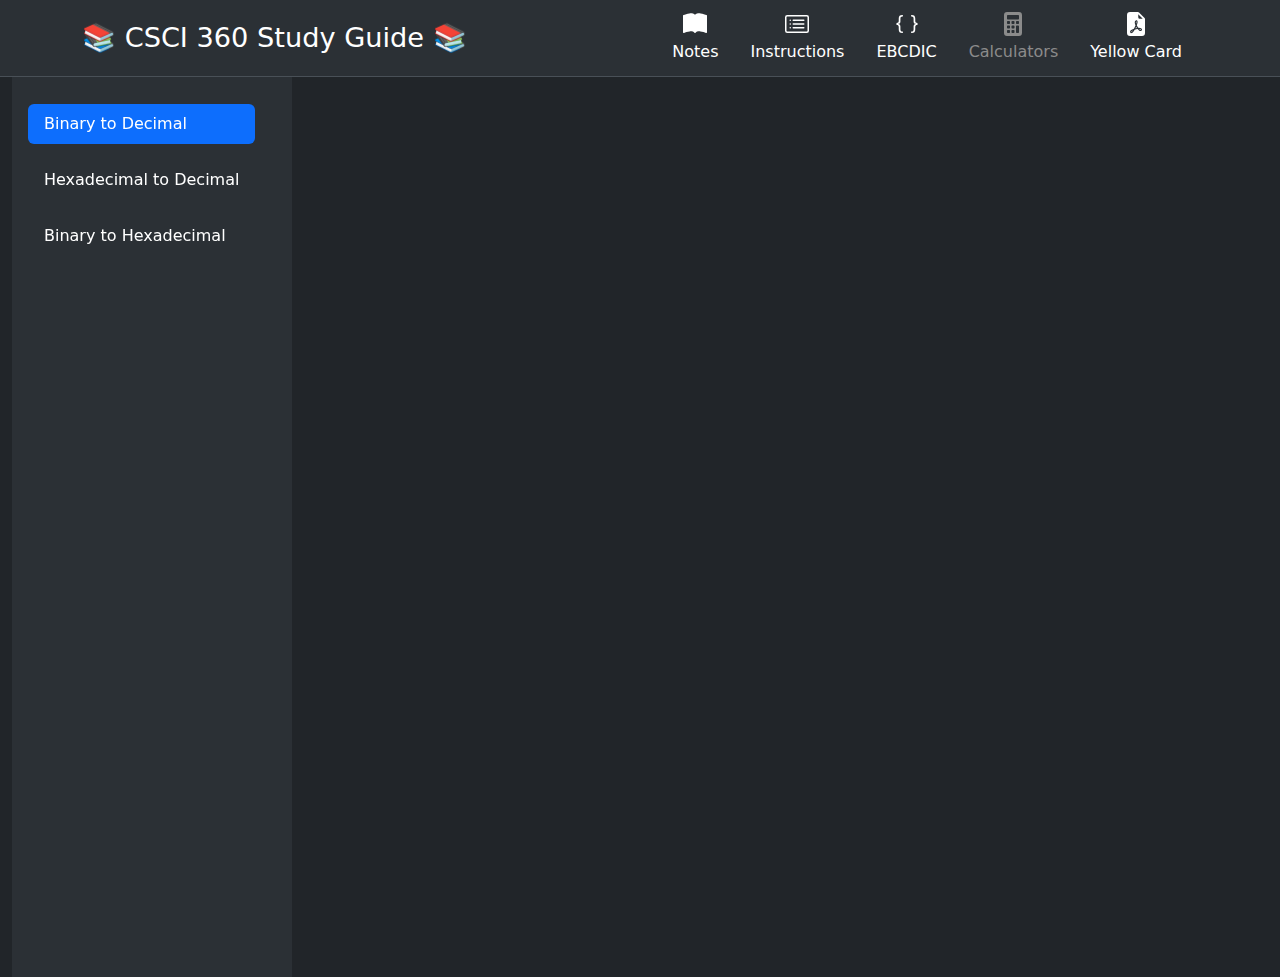
<file: calculators/binary.html>
<!DOCTYPE html>
<html lang="en">

<head>
    <meta charset="UTF-8">
    <meta name="viewport" content="width=device-width, initial-scale=1.0">
    <link href="https://cdn.jsdelivr.net/npm/bootstrap@5.3.3/dist/css/bootstrap.min.css" rel="stylesheet"
        integrity="sha384-QWTKZyjpPEjISv5WaRU9OFeRpok6YctnYmDr5pNlyT2bRjXh0JMhjY6hW+ALEwIH" crossorigin="anonymous">
    <script src="https://cdn.jsdelivr.net/npm/bootstrap@5.3.3/dist/js/bootstrap.bundle.min.js"
        integrity="sha384-YvpcrYf0tY3lHB60NNkmXc5s9fDVZLESaAA55NDzOxhy9GkcIdslK1eN7N6jIeHz"
        crossorigin="anonymous"></script>
    <title>CSCI 360 Study Guide</title>
    <link rel="stylesheet" href="../style.css">
</head>

<body data-bs-theme="dark">

    <!-- Navbar-->
    <header class="sticky-top">
        <div class="px-2 py-1 border-bottom bg-body-tertiary">
            <div class="container" id="navbar-container">
                <div class="d-flex flex-wrap align-items-center justify-content-center justify-content-lg-start">
                    <a class="d-flex align-items-center my-2 my-lg-0 me-lg-auto text-white text-decoration-none"
                        href="#" style="font-size: 1.7em;">📚 CSCI 360 Study Guide 📚</a>
                    <ul class="nav col-12 col-lg-auto my-2 justify-content-center my-md-0 text-small" id="top-nav">
                        <li class="nav-item">
                            <a href="../index.html" class="nav-link">
                                <svg xmlns="http://www.w3.org/2000/svg" width="24" height="24" fill="currentColor"
                                    class="bi bi-book-fill d-block mx-auto mb-1" viewBox="0 0 16 16">
                                    <path
                                        d="M8 1.783C7.015.936 5.587.81 4.287.94c-1.514.153-3.042.672-3.994 1.105A.5.5 0 0 0 0 2.5v11a.5.5 0 0 0 .707.455c.882-.4 2.303-.881 3.68-1.02 1.409-.142 2.59.087 3.223.877a.5.5 0 0 0 .78 0c.633-.79 1.814-1.019 3.222-.877 1.378.139 2.8.62 3.681 1.02A.5.5 0 0 0 16 13.5v-11a.5.5 0 0 0-.293-.455c-.952-.433-2.48-.952-3.994-1.105C10.413.809 8.985.936 8 1.783" />
                                </svg>
                                Notes
                            </a>
                        </li>
                        <li class="nav-item">
                            <a href="../instructions.html" class="nav-link">
                                <svg xmlns="http://www.w3.org/2000/svg" width="24" height="24" fill="currentColor"
                                    class="bi bi-card-list d-block mx-auto mb-1" viewBox="0 0 16 16">
                                    <path
                                        d="M14.5 3a.5.5 0 0 1 .5.5v9a.5.5 0 0 1-.5.5h-13a.5.5 0 0 1-.5-.5v-9a.5.5 0 0 1 .5-.5zm-13-1A1.5 1.5 0 0 0 0 3.5v9A1.5 1.5 0 0 0 1.5 14h13a1.5 1.5 0 0 0 1.5-1.5v-9A1.5 1.5 0 0 0 14.5 2z" />
                                    <path
                                        d="M5 8a.5.5 0 0 1 .5-.5h7a.5.5 0 0 1 0 1h-7A.5.5 0 0 1 5 8m0-2.5a.5.5 0 0 1 .5-.5h7a.5.5 0 0 1 0 1h-7a.5.5 0 0 1-.5-.5m0 5a.5.5 0 0 1 .5-.5h7a.5.5 0 0 1 0 1h-7a.5.5 0 0 1-.5-.5m-1-5a.5.5 0 1 1-1 0 .5.5 0 0 1 1 0M4 8a.5.5 0 1 1-1 0 .5.5 0 0 1 1 0m0 2.5a.5.5 0 1 1-1 0 .5.5 0 0 1 1 0" />
                                </svg>
                                Instructions
                            </a>
                        </li>
                        <li class="nav-item">
                            <a href="../ebcdic.html" class="nav-link">
                                <svg xmlns="http://www.w3.org/2000/svg" width="24" height="24" fill="currentColor"
                                    class="bi bi-braces d-block mx-auto mb-1" viewBox="0 0 16 16">
                                    <path
                                        d="M2.114 8.063V7.9c1.005-.102 1.497-.615 1.497-1.6V4.503c0-1.094.39-1.538 1.354-1.538h.273V2h-.376C3.25 2 2.49 2.759 2.49 4.352v1.524c0 1.094-.376 1.456-1.49 1.456v1.299c1.114 0 1.49.362 1.49 1.456v1.524c0 1.593.759 2.352 2.372 2.352h.376v-.964h-.273c-.964 0-1.354-.444-1.354-1.538V9.663c0-.984-.492-1.497-1.497-1.6M13.886 7.9v.163c-1.005.103-1.497.616-1.497 1.6v1.798c0 1.094-.39 1.538-1.354 1.538h-.273v.964h.376c1.613 0 2.372-.759 2.372-2.352v-1.524c0-1.094.376-1.456 1.49-1.456V7.332c-1.114 0-1.49-.362-1.49-1.456V4.352C13.51 2.759 12.75 2 11.138 2h-.376v.964h.273c.964 0 1.354.444 1.354 1.538V6.3c0 .984.492 1.497 1.497 1.6" />
                                </svg>
                                EBCDIC
                            </a>
                        </li>
                        <li class="nav-item">
                            <a href="../calculators/binary.html" class="nav-link active">
                                <svg xmlns="http://www.w3.org/2000/svg" width="24" height="24" fill="currentColor"
                                    class="bi bi-calculator-fill d-block mx-auto mb-1" viewBox="0 0 16 16">
                                    <path
                                        d="M2 2a2 2 0 0 1 2-2h8a2 2 0 0 1 2 2v12a2 2 0 0 1-2 2H4a2 2 0 0 1-2-2zm2 .5v2a.5.5 0 0 0 .5.5h7a.5.5 0 0 0 .5-.5v-2a.5.5 0 0 0-.5-.5h-7a.5.5 0 0 0-.5.5m0 4v1a.5.5 0 0 0 .5.5h1a.5.5 0 0 0 .5-.5v-1a.5.5 0 0 0-.5-.5h-1a.5.5 0 0 0-.5.5M4.5 9a.5.5 0 0 0-.5.5v1a.5.5 0 0 0 .5.5h1a.5.5 0 0 0 .5-.5v-1a.5.5 0 0 0-.5-.5zM4 12.5v1a.5.5 0 0 0 .5.5h1a.5.5 0 0 0 .5-.5v-1a.5.5 0 0 0-.5-.5h-1a.5.5 0 0 0-.5.5M7.5 6a.5.5 0 0 0-.5.5v1a.5.5 0 0 0 .5.5h1a.5.5 0 0 0 .5-.5v-1a.5.5 0 0 0-.5-.5zM7 9.5v1a.5.5 0 0 0 .5.5h1a.5.5 0 0 0 .5-.5v-1a.5.5 0 0 0-.5-.5h-1a.5.5 0 0 0-.5.5m.5 2.5a.5.5 0 0 0-.5.5v1a.5.5 0 0 0 .5.5h1a.5.5 0 0 0 .5-.5v-1a.5.5 0 0 0-.5-.5zM10 6.5v1a.5.5 0 0 0 .5.5h1a.5.5 0 0 0 .5-.5v-1a.5.5 0 0 0-.5-.5h-1a.5.5 0 0 0-.5.5m.5 2.5a.5.5 0 0 0-.5.5v4a.5.5 0 0 0 .5.5h1a.5.5 0 0 0 .5-.5v-4a.5.5 0 0 0-.5-.5z" />
                                </svg>
                                Calculators
                            </a>
                        </li>
                        <li class="nav-item">
                            <a href="../PDF/IBM System 370 Reference Summary.pdf" class="nav-link">
                                <svg xmlns="http://www.w3.org/2000/svg" width="24" height="24" fill="currentColor"
                                    class="bi bi-file-earmark-pdf-fill d-block mx-auto mb-1" viewBox="0 0 16 16">
                                    <path
                                        d="M5.523 12.424q.21-.124.459-.238a8 8 0 0 1-.45.606c-.28.337-.498.516-.635.572l-.035.012a.3.3 0 0 1-.026-.044c-.056-.11-.054-.216.04-.36.106-.165.319-.354.647-.548m2.455-1.647q-.178.037-.356.078a21 21 0 0 0 .5-1.05 12 12 0 0 0 .51.858q-.326.048-.654.114m2.525.939a4 4 0 0 1-.435-.41q.344.007.612.054c.317.057.466.147.518.209a.1.1 0 0 1 .026.064.44.44 0 0 1-.06.2.3.3 0 0 1-.094.124.1.1 0 0 1-.069.015c-.09-.003-.258-.066-.498-.256M8.278 6.97c-.04.244-.108.524-.2.829a5 5 0 0 1-.089-.346c-.076-.353-.087-.63-.046-.822.038-.177.11-.248.196-.283a.5.5 0 0 1 .145-.04c.013.03.028.092.032.198q.008.183-.038.465z" />
                                    <path fill-rule="evenodd"
                                        d="M4 0h5.293A1 1 0 0 1 10 .293L13.707 4a1 1 0 0 1 .293.707V14a2 2 0 0 1-2 2H4a2 2 0 0 1-2-2V2a2 2 0 0 1 2-2m5.5 1.5v2a1 1 0 0 0 1 1h2zM4.165 13.668c.09.18.23.343.438.419.207.075.412.04.58-.03.318-.13.635-.436.926-.786.333-.401.683-.927 1.021-1.51a11.7 11.7 0 0 1 1.997-.406c.3.383.61.713.91.95.28.22.603.403.934.417a.86.86 0 0 0 .51-.138c.155-.101.27-.247.354-.416.09-.181.145-.37.138-.563a.84.84 0 0 0-.2-.518c-.226-.27-.596-.4-.96-.465a5.8 5.8 0 0 0-1.335-.05 11 11 0 0 1-.98-1.686c.25-.66.437-1.284.52-1.794.036-.218.055-.426.048-.614a1.24 1.24 0 0 0-.127-.538.7.7 0 0 0-.477-.365c-.202-.043-.41 0-.601.077-.377.15-.576.47-.651.823-.073.34-.04.736.046 1.136.088.406.238.848.43 1.295a20 20 0 0 1-1.062 2.227 7.7 7.7 0 0 0-1.482.645c-.37.22-.699.48-.897.787-.21.326-.275.714-.08 1.103" />
                                </svg>
                                Yellow Card
                            </a>
                        </li>
                    </ul>
                </div>
            </div>
            <button class="btn d-xl-none" type="button" data-bs-toggle="offcanvas" data-bs-target="#sidebar">
                <span class="navbar-toggler-icon"></span>
            </button>
        </div>
    </header>

    <div class="container-fluid" id="main-grid">
        <!-- Sidebar links -->
        <div class="offcanvas-xl offcanvas-start bg-body-tertiary p-3" tabindex="-1" id="sidebar">
            <div class="offcanvas-header">
                <h4 class="offcanvas-title">Calculator List</h4>
            </div>
            <div class="offcanvas-body m-auto" id="side-links">
                <ul class="nav nav-pills flex-column">
                    <li class="nav-item my-2">
                        <a href="#" class="nav-link active">Binary to Decimal</a>
                    </li>
                    <li class="nav-item my-2">
                        <a href="hex.html" class="nav-link">Hexadecimal to Decimal</a>
                    </li>
                    <li class="nav-item my-2">
                        <a href="binhex.html" class="nav-link">Binary to Hexadecimal</a>
                    </li>
                </ul>
            </div>
        </div>

        <!-- Main Content -->
        <main class="mx-auto my-5 container-sm">

        </main>
    </div>
</body>

</html>
</file>
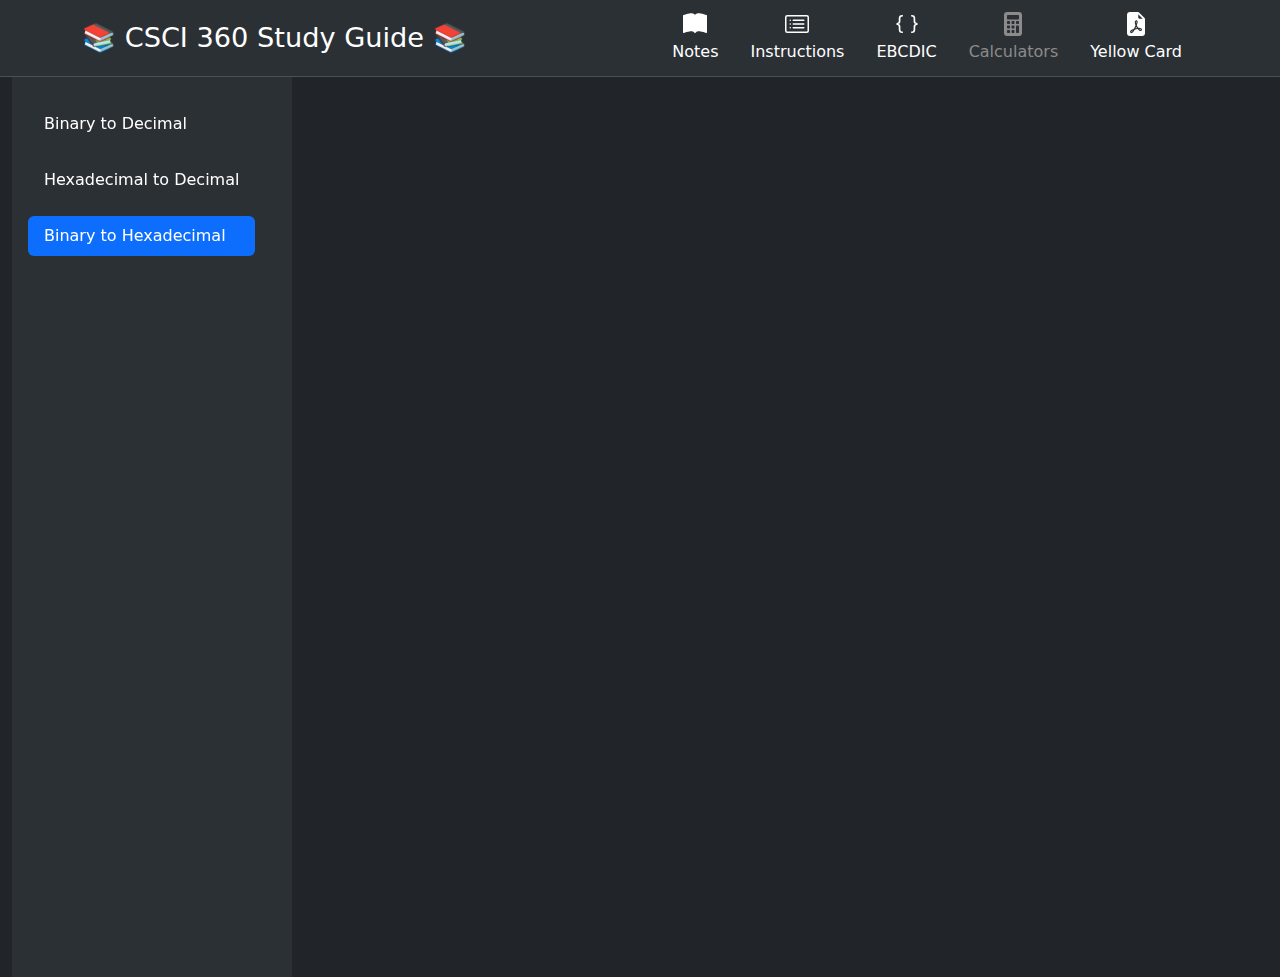
<file: calculators/binhex.html>
<!DOCTYPE html>
<html lang="en">

<head>
    <meta charset="UTF-8">
    <meta name="viewport" content="width=device-width, initial-scale=1.0">
    <link href="https://cdn.jsdelivr.net/npm/bootstrap@5.3.3/dist/css/bootstrap.min.css" rel="stylesheet"
        integrity="sha384-QWTKZyjpPEjISv5WaRU9OFeRpok6YctnYmDr5pNlyT2bRjXh0JMhjY6hW+ALEwIH" crossorigin="anonymous">
    <script src="https://cdn.jsdelivr.net/npm/bootstrap@5.3.3/dist/js/bootstrap.bundle.min.js"
        integrity="sha384-YvpcrYf0tY3lHB60NNkmXc5s9fDVZLESaAA55NDzOxhy9GkcIdslK1eN7N6jIeHz"
        crossorigin="anonymous"></script>
    <title>CSCI 360 Study Guide</title>
    <link rel="stylesheet" href="../style.css">
</head>

<body data-bs-theme="dark">

    <!-- Navbar-->
    <header class="sticky-top">
        <div class="px-2 py-1 border-bottom bg-body-tertiary">
            <div class="container" id="navbar-container">
                <div class="d-flex flex-wrap align-items-center justify-content-center justify-content-lg-start">
                    <a class="d-flex align-items-center my-2 my-lg-0 me-lg-auto text-white text-decoration-none"
                        href="#" style="font-size: 1.7em;">📚 CSCI 360 Study Guide 📚</a>
                    <ul class="nav col-12 col-lg-auto my-2 justify-content-center my-md-0 text-small" id="top-nav">
                        <li class="nav-item">
                            <a href="../index.html" class="nav-link">
                                <svg xmlns="http://www.w3.org/2000/svg" width="24" height="24" fill="currentColor"
                                    class="bi bi-book-fill d-block mx-auto mb-1" viewBox="0 0 16 16">
                                    <path
                                        d="M8 1.783C7.015.936 5.587.81 4.287.94c-1.514.153-3.042.672-3.994 1.105A.5.5 0 0 0 0 2.5v11a.5.5 0 0 0 .707.455c.882-.4 2.303-.881 3.68-1.02 1.409-.142 2.59.087 3.223.877a.5.5 0 0 0 .78 0c.633-.79 1.814-1.019 3.222-.877 1.378.139 2.8.62 3.681 1.02A.5.5 0 0 0 16 13.5v-11a.5.5 0 0 0-.293-.455c-.952-.433-2.48-.952-3.994-1.105C10.413.809 8.985.936 8 1.783" />
                                </svg>
                                Notes
                            </a>
                        </li>
                        <li class="nav-item">
                            <a href="../instructions.html" class="nav-link">
                                <svg xmlns="http://www.w3.org/2000/svg" width="24" height="24" fill="currentColor"
                                    class="bi bi-card-list d-block mx-auto mb-1" viewBox="0 0 16 16">
                                    <path
                                        d="M14.5 3a.5.5 0 0 1 .5.5v9a.5.5 0 0 1-.5.5h-13a.5.5 0 0 1-.5-.5v-9a.5.5 0 0 1 .5-.5zm-13-1A1.5 1.5 0 0 0 0 3.5v9A1.5 1.5 0 0 0 1.5 14h13a1.5 1.5 0 0 0 1.5-1.5v-9A1.5 1.5 0 0 0 14.5 2z" />
                                    <path
                                        d="M5 8a.5.5 0 0 1 .5-.5h7a.5.5 0 0 1 0 1h-7A.5.5 0 0 1 5 8m0-2.5a.5.5 0 0 1 .5-.5h7a.5.5 0 0 1 0 1h-7a.5.5 0 0 1-.5-.5m0 5a.5.5 0 0 1 .5-.5h7a.5.5 0 0 1 0 1h-7a.5.5 0 0 1-.5-.5m-1-5a.5.5 0 1 1-1 0 .5.5 0 0 1 1 0M4 8a.5.5 0 1 1-1 0 .5.5 0 0 1 1 0m0 2.5a.5.5 0 1 1-1 0 .5.5 0 0 1 1 0" />
                                </svg>
                                Instructions
                            </a>
                        </li>
                        <li class="nav-item">
                            <a href="../ebcdic.html" class="nav-link">
                                <svg xmlns="http://www.w3.org/2000/svg" width="24" height="24" fill="currentColor"
                                    class="bi bi-braces d-block mx-auto mb-1" viewBox="0 0 16 16">
                                    <path
                                        d="M2.114 8.063V7.9c1.005-.102 1.497-.615 1.497-1.6V4.503c0-1.094.39-1.538 1.354-1.538h.273V2h-.376C3.25 2 2.49 2.759 2.49 4.352v1.524c0 1.094-.376 1.456-1.49 1.456v1.299c1.114 0 1.49.362 1.49 1.456v1.524c0 1.593.759 2.352 2.372 2.352h.376v-.964h-.273c-.964 0-1.354-.444-1.354-1.538V9.663c0-.984-.492-1.497-1.497-1.6M13.886 7.9v.163c-1.005.103-1.497.616-1.497 1.6v1.798c0 1.094-.39 1.538-1.354 1.538h-.273v.964h.376c1.613 0 2.372-.759 2.372-2.352v-1.524c0-1.094.376-1.456 1.49-1.456V7.332c-1.114 0-1.49-.362-1.49-1.456V4.352C13.51 2.759 12.75 2 11.138 2h-.376v.964h.273c.964 0 1.354.444 1.354 1.538V6.3c0 .984.492 1.497 1.497 1.6" />
                                </svg>
                                EBCDIC
                            </a>
                        </li>
                        <li class="nav-item">
                            <a href="../calculators/binary.html" class="nav-link active">
                                <svg xmlns="http://www.w3.org/2000/svg" width="24" height="24" fill="currentColor"
                                    class="bi bi-calculator-fill d-block mx-auto mb-1" viewBox="0 0 16 16">
                                    <path
                                        d="M2 2a2 2 0 0 1 2-2h8a2 2 0 0 1 2 2v12a2 2 0 0 1-2 2H4a2 2 0 0 1-2-2zm2 .5v2a.5.5 0 0 0 .5.5h7a.5.5 0 0 0 .5-.5v-2a.5.5 0 0 0-.5-.5h-7a.5.5 0 0 0-.5.5m0 4v1a.5.5 0 0 0 .5.5h1a.5.5 0 0 0 .5-.5v-1a.5.5 0 0 0-.5-.5h-1a.5.5 0 0 0-.5.5M4.5 9a.5.5 0 0 0-.5.5v1a.5.5 0 0 0 .5.5h1a.5.5 0 0 0 .5-.5v-1a.5.5 0 0 0-.5-.5zM4 12.5v1a.5.5 0 0 0 .5.5h1a.5.5 0 0 0 .5-.5v-1a.5.5 0 0 0-.5-.5h-1a.5.5 0 0 0-.5.5M7.5 6a.5.5 0 0 0-.5.5v1a.5.5 0 0 0 .5.5h1a.5.5 0 0 0 .5-.5v-1a.5.5 0 0 0-.5-.5zM7 9.5v1a.5.5 0 0 0 .5.5h1a.5.5 0 0 0 .5-.5v-1a.5.5 0 0 0-.5-.5h-1a.5.5 0 0 0-.5.5m.5 2.5a.5.5 0 0 0-.5.5v1a.5.5 0 0 0 .5.5h1a.5.5 0 0 0 .5-.5v-1a.5.5 0 0 0-.5-.5zM10 6.5v1a.5.5 0 0 0 .5.5h1a.5.5 0 0 0 .5-.5v-1a.5.5 0 0 0-.5-.5h-1a.5.5 0 0 0-.5.5m.5 2.5a.5.5 0 0 0-.5.5v4a.5.5 0 0 0 .5.5h1a.5.5 0 0 0 .5-.5v-4a.5.5 0 0 0-.5-.5z" />
                                </svg>
                                Calculators
                            </a>
                        </li>
                        <li class="nav-item">
                            <a href="../PDF/IBM System 370 Reference Summary.pdf" class="nav-link">
                                <svg xmlns="http://www.w3.org/2000/svg" width="24" height="24" fill="currentColor"
                                    class="bi bi-file-earmark-pdf-fill d-block mx-auto mb-1" viewBox="0 0 16 16">
                                    <path
                                        d="M5.523 12.424q.21-.124.459-.238a8 8 0 0 1-.45.606c-.28.337-.498.516-.635.572l-.035.012a.3.3 0 0 1-.026-.044c-.056-.11-.054-.216.04-.36.106-.165.319-.354.647-.548m2.455-1.647q-.178.037-.356.078a21 21 0 0 0 .5-1.05 12 12 0 0 0 .51.858q-.326.048-.654.114m2.525.939a4 4 0 0 1-.435-.41q.344.007.612.054c.317.057.466.147.518.209a.1.1 0 0 1 .026.064.44.44 0 0 1-.06.2.3.3 0 0 1-.094.124.1.1 0 0 1-.069.015c-.09-.003-.258-.066-.498-.256M8.278 6.97c-.04.244-.108.524-.2.829a5 5 0 0 1-.089-.346c-.076-.353-.087-.63-.046-.822.038-.177.11-.248.196-.283a.5.5 0 0 1 .145-.04c.013.03.028.092.032.198q.008.183-.038.465z" />
                                    <path fill-rule="evenodd"
                                        d="M4 0h5.293A1 1 0 0 1 10 .293L13.707 4a1 1 0 0 1 .293.707V14a2 2 0 0 1-2 2H4a2 2 0 0 1-2-2V2a2 2 0 0 1 2-2m5.5 1.5v2a1 1 0 0 0 1 1h2zM4.165 13.668c.09.18.23.343.438.419.207.075.412.04.58-.03.318-.13.635-.436.926-.786.333-.401.683-.927 1.021-1.51a11.7 11.7 0 0 1 1.997-.406c.3.383.61.713.91.95.28.22.603.403.934.417a.86.86 0 0 0 .51-.138c.155-.101.27-.247.354-.416.09-.181.145-.37.138-.563a.84.84 0 0 0-.2-.518c-.226-.27-.596-.4-.96-.465a5.8 5.8 0 0 0-1.335-.05 11 11 0 0 1-.98-1.686c.25-.66.437-1.284.52-1.794.036-.218.055-.426.048-.614a1.24 1.24 0 0 0-.127-.538.7.7 0 0 0-.477-.365c-.202-.043-.41 0-.601.077-.377.15-.576.47-.651.823-.073.34-.04.736.046 1.136.088.406.238.848.43 1.295a20 20 0 0 1-1.062 2.227 7.7 7.7 0 0 0-1.482.645c-.37.22-.699.48-.897.787-.21.326-.275.714-.08 1.103" />
                                </svg>
                                Yellow Card
                            </a>
                        </li>
                    </ul>
                </div>
            </div>
            <button class="btn d-xl-none" type="button" data-bs-toggle="offcanvas" data-bs-target="#sidebar">
                <span class="navbar-toggler-icon"></span>
            </button>
        </div>
    </header>

    <div class="container-fluid" id="main-grid">
        <!-- Sidebar links -->
        <div class="offcanvas-xl offcanvas-start bg-body-tertiary p-3" tabindex="-1" id="sidebar">
            <div class="offcanvas-header">
                <h4 class="offcanvas-title">Calculator List</h4>
            </div>
            <div class="offcanvas-body m-auto" id="side-links">
                <ul class="nav nav-pills flex-column">
                    <li class="nav-item my-2">
                        <a href="binary.html" class="nav-link">Binary to Decimal</a>
                    </li>
                    <li class="nav-item my-2">
                        <a href="hex.html" class="nav-link">Hexadecimal to Decimal</a>
                    </li>
                    <li class="nav-item my-2">
                        <a href="#" class="nav-link active">Binary to Hexadecimal</a>
                    </li>
                </ul>
            </div>
        </div>

        <!-- Main Content -->
        <main class="mx-auto my-5 container-sm">

        </main>
    </div>
</body>

</html>
</file>
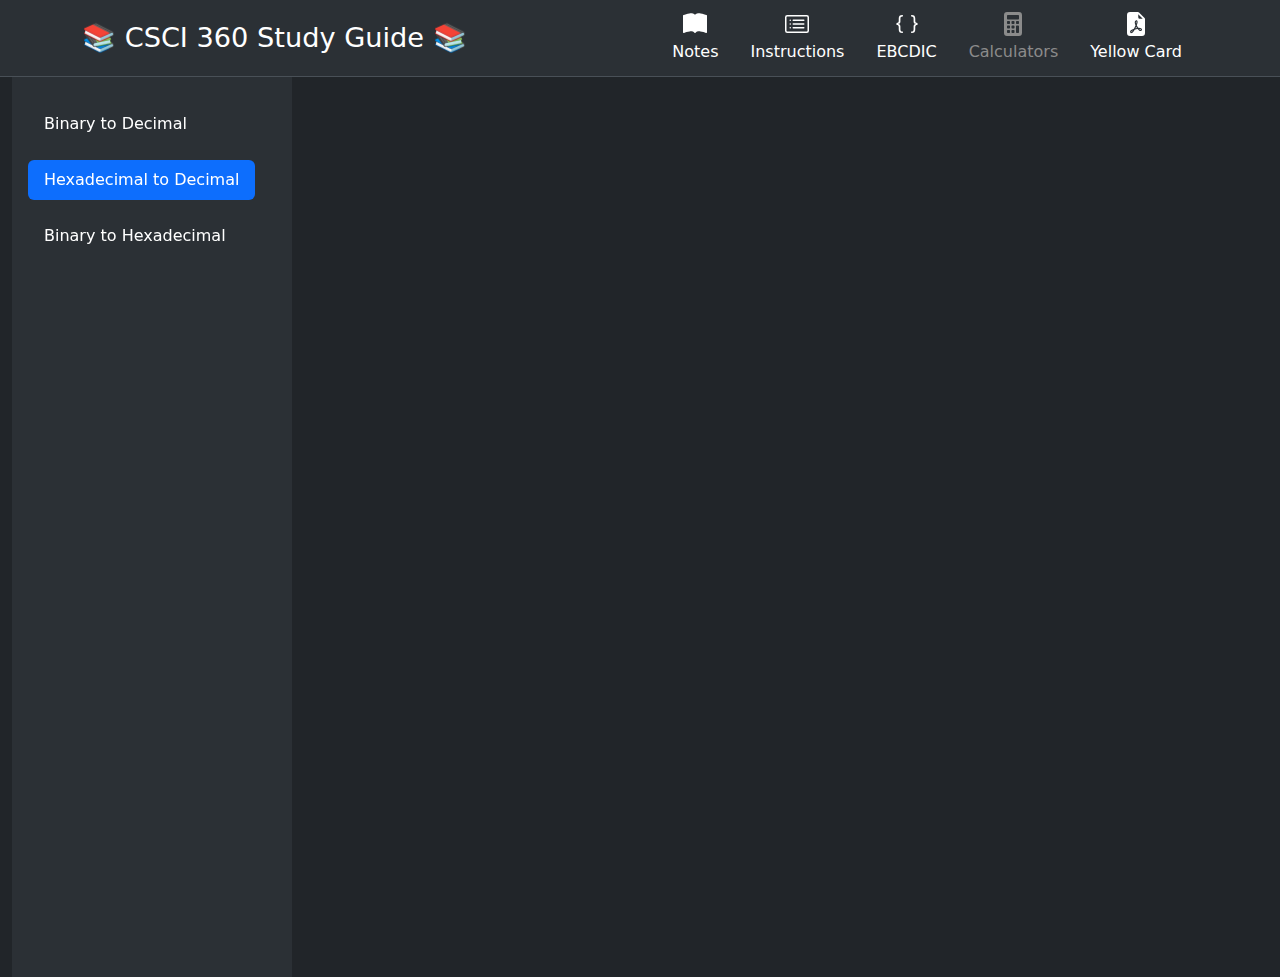
<file: calculators/hex.html>
<!DOCTYPE html>
<html lang="en">

<head>
    <meta charset="UTF-8">
    <meta name="viewport" content="width=device-width, initial-scale=1.0">
    <link href="https://cdn.jsdelivr.net/npm/bootstrap@5.3.3/dist/css/bootstrap.min.css" rel="stylesheet"
        integrity="sha384-QWTKZyjpPEjISv5WaRU9OFeRpok6YctnYmDr5pNlyT2bRjXh0JMhjY6hW+ALEwIH" crossorigin="anonymous">
    <script src="https://cdn.jsdelivr.net/npm/bootstrap@5.3.3/dist/js/bootstrap.bundle.min.js"
        integrity="sha384-YvpcrYf0tY3lHB60NNkmXc5s9fDVZLESaAA55NDzOxhy9GkcIdslK1eN7N6jIeHz"
        crossorigin="anonymous"></script>
    <title>CSCI 360 Study Guide</title>
    <link rel="stylesheet" href="../style.css">
</head>

<body data-bs-theme="dark">

    <!-- Navbar-->
    <header class="sticky-top">
        <div class="px-2 py-1 border-bottom bg-body-tertiary">
            <div class="container" id="navbar-container">
                <div class="d-flex flex-wrap align-items-center justify-content-center justify-content-lg-start">
                    <a class="d-flex align-items-center my-2 my-lg-0 me-lg-auto text-white text-decoration-none"
                        href="#" style="font-size: 1.7em;">📚 CSCI 360 Study Guide 📚</a>
                    <ul class="nav col-12 col-lg-auto my-2 justify-content-center my-md-0 text-small" id="top-nav">
                        <li class="nav-item">
                            <a href="../index.html" class="nav-link">
                                <svg xmlns="http://www.w3.org/2000/svg" width="24" height="24" fill="currentColor"
                                    class="bi bi-book-fill d-block mx-auto mb-1" viewBox="0 0 16 16">
                                    <path
                                        d="M8 1.783C7.015.936 5.587.81 4.287.94c-1.514.153-3.042.672-3.994 1.105A.5.5 0 0 0 0 2.5v11a.5.5 0 0 0 .707.455c.882-.4 2.303-.881 3.68-1.02 1.409-.142 2.59.087 3.223.877a.5.5 0 0 0 .78 0c.633-.79 1.814-1.019 3.222-.877 1.378.139 2.8.62 3.681 1.02A.5.5 0 0 0 16 13.5v-11a.5.5 0 0 0-.293-.455c-.952-.433-2.48-.952-3.994-1.105C10.413.809 8.985.936 8 1.783" />
                                </svg>
                                Notes
                            </a>
                        </li>
                        <li class="nav-item">
                            <a href="../instructions.html" class="nav-link">
                                <svg xmlns="http://www.w3.org/2000/svg" width="24" height="24" fill="currentColor"
                                    class="bi bi-card-list d-block mx-auto mb-1" viewBox="0 0 16 16">
                                    <path
                                        d="M14.5 3a.5.5 0 0 1 .5.5v9a.5.5 0 0 1-.5.5h-13a.5.5 0 0 1-.5-.5v-9a.5.5 0 0 1 .5-.5zm-13-1A1.5 1.5 0 0 0 0 3.5v9A1.5 1.5 0 0 0 1.5 14h13a1.5 1.5 0 0 0 1.5-1.5v-9A1.5 1.5 0 0 0 14.5 2z" />
                                    <path
                                        d="M5 8a.5.5 0 0 1 .5-.5h7a.5.5 0 0 1 0 1h-7A.5.5 0 0 1 5 8m0-2.5a.5.5 0 0 1 .5-.5h7a.5.5 0 0 1 0 1h-7a.5.5 0 0 1-.5-.5m0 5a.5.5 0 0 1 .5-.5h7a.5.5 0 0 1 0 1h-7a.5.5 0 0 1-.5-.5m-1-5a.5.5 0 1 1-1 0 .5.5 0 0 1 1 0M4 8a.5.5 0 1 1-1 0 .5.5 0 0 1 1 0m0 2.5a.5.5 0 1 1-1 0 .5.5 0 0 1 1 0" />
                                </svg>
                                Instructions
                            </a>
                        </li>
                        <li class="nav-item">
                            <a href="../ebcdic.html" class="nav-link">
                                <svg xmlns="http://www.w3.org/2000/svg" width="24" height="24" fill="currentColor"
                                    class="bi bi-braces d-block mx-auto mb-1" viewBox="0 0 16 16">
                                    <path
                                        d="M2.114 8.063V7.9c1.005-.102 1.497-.615 1.497-1.6V4.503c0-1.094.39-1.538 1.354-1.538h.273V2h-.376C3.25 2 2.49 2.759 2.49 4.352v1.524c0 1.094-.376 1.456-1.49 1.456v1.299c1.114 0 1.49.362 1.49 1.456v1.524c0 1.593.759 2.352 2.372 2.352h.376v-.964h-.273c-.964 0-1.354-.444-1.354-1.538V9.663c0-.984-.492-1.497-1.497-1.6M13.886 7.9v.163c-1.005.103-1.497.616-1.497 1.6v1.798c0 1.094-.39 1.538-1.354 1.538h-.273v.964h.376c1.613 0 2.372-.759 2.372-2.352v-1.524c0-1.094.376-1.456 1.49-1.456V7.332c-1.114 0-1.49-.362-1.49-1.456V4.352C13.51 2.759 12.75 2 11.138 2h-.376v.964h.273c.964 0 1.354.444 1.354 1.538V6.3c0 .984.492 1.497 1.497 1.6" />
                                </svg>
                                EBCDIC
                            </a>
                        </li>
                        <li class="nav-item">
                            <a href="../calculators/binary.html" class="nav-link active">
                                <svg xmlns="http://www.w3.org/2000/svg" width="24" height="24" fill="currentColor"
                                    class="bi bi-calculator-fill d-block mx-auto mb-1" viewBox="0 0 16 16">
                                    <path
                                        d="M2 2a2 2 0 0 1 2-2h8a2 2 0 0 1 2 2v12a2 2 0 0 1-2 2H4a2 2 0 0 1-2-2zm2 .5v2a.5.5 0 0 0 .5.5h7a.5.5 0 0 0 .5-.5v-2a.5.5 0 0 0-.5-.5h-7a.5.5 0 0 0-.5.5m0 4v1a.5.5 0 0 0 .5.5h1a.5.5 0 0 0 .5-.5v-1a.5.5 0 0 0-.5-.5h-1a.5.5 0 0 0-.5.5M4.5 9a.5.5 0 0 0-.5.5v1a.5.5 0 0 0 .5.5h1a.5.5 0 0 0 .5-.5v-1a.5.5 0 0 0-.5-.5zM4 12.5v1a.5.5 0 0 0 .5.5h1a.5.5 0 0 0 .5-.5v-1a.5.5 0 0 0-.5-.5h-1a.5.5 0 0 0-.5.5M7.5 6a.5.5 0 0 0-.5.5v1a.5.5 0 0 0 .5.5h1a.5.5 0 0 0 .5-.5v-1a.5.5 0 0 0-.5-.5zM7 9.5v1a.5.5 0 0 0 .5.5h1a.5.5 0 0 0 .5-.5v-1a.5.5 0 0 0-.5-.5h-1a.5.5 0 0 0-.5.5m.5 2.5a.5.5 0 0 0-.5.5v1a.5.5 0 0 0 .5.5h1a.5.5 0 0 0 .5-.5v-1a.5.5 0 0 0-.5-.5zM10 6.5v1a.5.5 0 0 0 .5.5h1a.5.5 0 0 0 .5-.5v-1a.5.5 0 0 0-.5-.5h-1a.5.5 0 0 0-.5.5m.5 2.5a.5.5 0 0 0-.5.5v4a.5.5 0 0 0 .5.5h1a.5.5 0 0 0 .5-.5v-4a.5.5 0 0 0-.5-.5z" />
                                </svg>
                                Calculators
                            </a>
                        </li>
                        <li class="nav-item">
                            <a href="../PDF/IBM System 370 Reference Summary.pdf" class="nav-link">
                                <svg xmlns="http://www.w3.org/2000/svg" width="24" height="24" fill="currentColor"
                                    class="bi bi-file-earmark-pdf-fill d-block mx-auto mb-1" viewBox="0 0 16 16">
                                    <path
                                        d="M5.523 12.424q.21-.124.459-.238a8 8 0 0 1-.45.606c-.28.337-.498.516-.635.572l-.035.012a.3.3 0 0 1-.026-.044c-.056-.11-.054-.216.04-.36.106-.165.319-.354.647-.548m2.455-1.647q-.178.037-.356.078a21 21 0 0 0 .5-1.05 12 12 0 0 0 .51.858q-.326.048-.654.114m2.525.939a4 4 0 0 1-.435-.41q.344.007.612.054c.317.057.466.147.518.209a.1.1 0 0 1 .026.064.44.44 0 0 1-.06.2.3.3 0 0 1-.094.124.1.1 0 0 1-.069.015c-.09-.003-.258-.066-.498-.256M8.278 6.97c-.04.244-.108.524-.2.829a5 5 0 0 1-.089-.346c-.076-.353-.087-.63-.046-.822.038-.177.11-.248.196-.283a.5.5 0 0 1 .145-.04c.013.03.028.092.032.198q.008.183-.038.465z" />
                                    <path fill-rule="evenodd"
                                        d="M4 0h5.293A1 1 0 0 1 10 .293L13.707 4a1 1 0 0 1 .293.707V14a2 2 0 0 1-2 2H4a2 2 0 0 1-2-2V2a2 2 0 0 1 2-2m5.5 1.5v2a1 1 0 0 0 1 1h2zM4.165 13.668c.09.18.23.343.438.419.207.075.412.04.58-.03.318-.13.635-.436.926-.786.333-.401.683-.927 1.021-1.51a11.7 11.7 0 0 1 1.997-.406c.3.383.61.713.91.95.28.22.603.403.934.417a.86.86 0 0 0 .51-.138c.155-.101.27-.247.354-.416.09-.181.145-.37.138-.563a.84.84 0 0 0-.2-.518c-.226-.27-.596-.4-.96-.465a5.8 5.8 0 0 0-1.335-.05 11 11 0 0 1-.98-1.686c.25-.66.437-1.284.52-1.794.036-.218.055-.426.048-.614a1.24 1.24 0 0 0-.127-.538.7.7 0 0 0-.477-.365c-.202-.043-.41 0-.601.077-.377.15-.576.47-.651.823-.073.34-.04.736.046 1.136.088.406.238.848.43 1.295a20 20 0 0 1-1.062 2.227 7.7 7.7 0 0 0-1.482.645c-.37.22-.699.48-.897.787-.21.326-.275.714-.08 1.103" />
                                </svg>
                                Yellow Card
                            </a>
                        </li>
                    </ul>
                </div>
            </div>
            <button class="btn d-xl-none" type="button" data-bs-toggle="offcanvas" data-bs-target="#sidebar">
                <span class="navbar-toggler-icon"></span>
            </button>
        </div>
    </header>

    <div class="container-fluid" id="main-grid">
        <!-- Sidebar links -->
        <div class="offcanvas-xl offcanvas-start bg-body-tertiary p-3" tabindex="-1" id="sidebar">
            <div class="offcanvas-header">
                <h4 class="offcanvas-title">Calculator List</h4>
            </div>
            <div class="offcanvas-body m-auto" id="side-links">
                <ul class="nav nav-pills flex-column">
                    <li class="nav-item my-2">
                        <a href="binary.html" class="nav-link">Binary to Decimal</a>
                    </li>
                    <li class="nav-item my-2">
                        <a href="#" class="nav-link active">Hexadecimal to Decimal</a>
                    </li>
                    <li class="nav-item my-2">
                        <a href="binhex.html" class="nav-link">Binary to Hexadecimal</a>
                    </li>
                </ul>
            </div>
        </div>

        <!-- Main Content -->
        <main class="mx-auto my-5 container-sm">

        </main>
    </div>
</body>

</html>
</file>
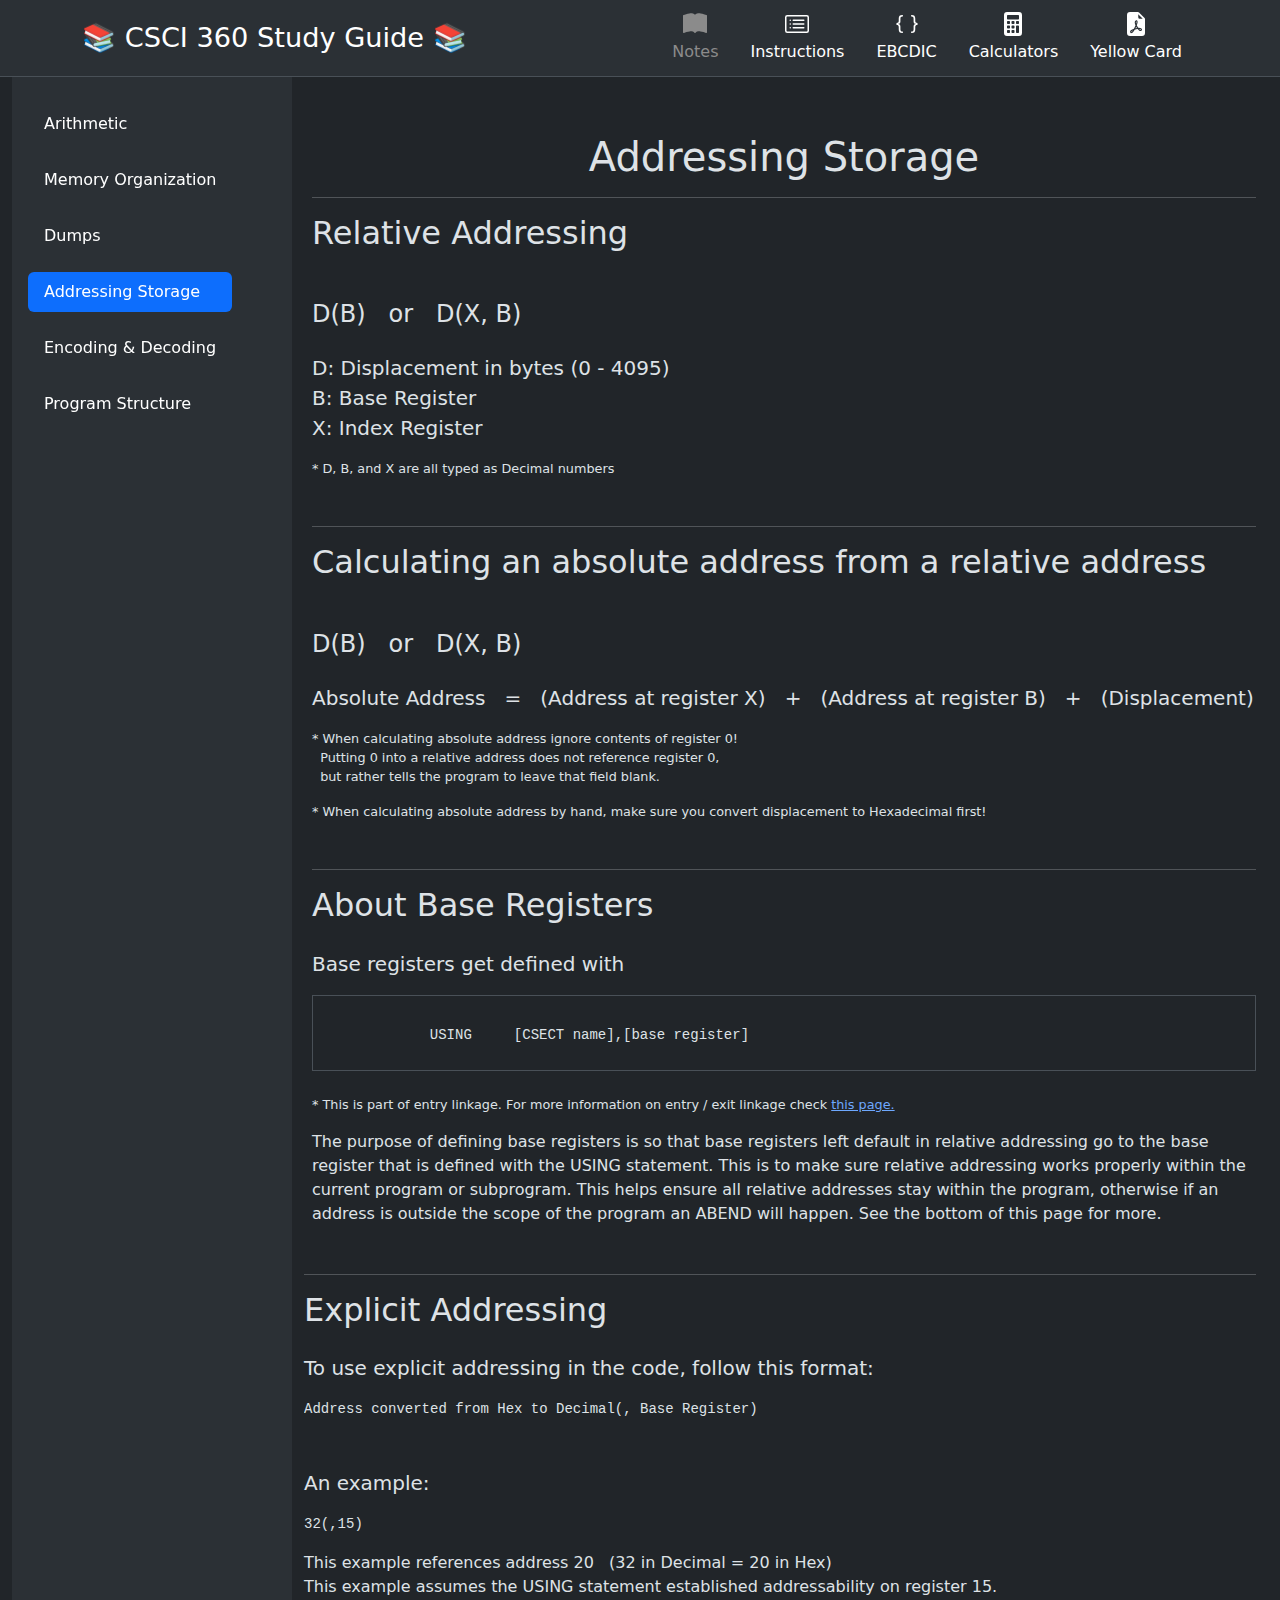
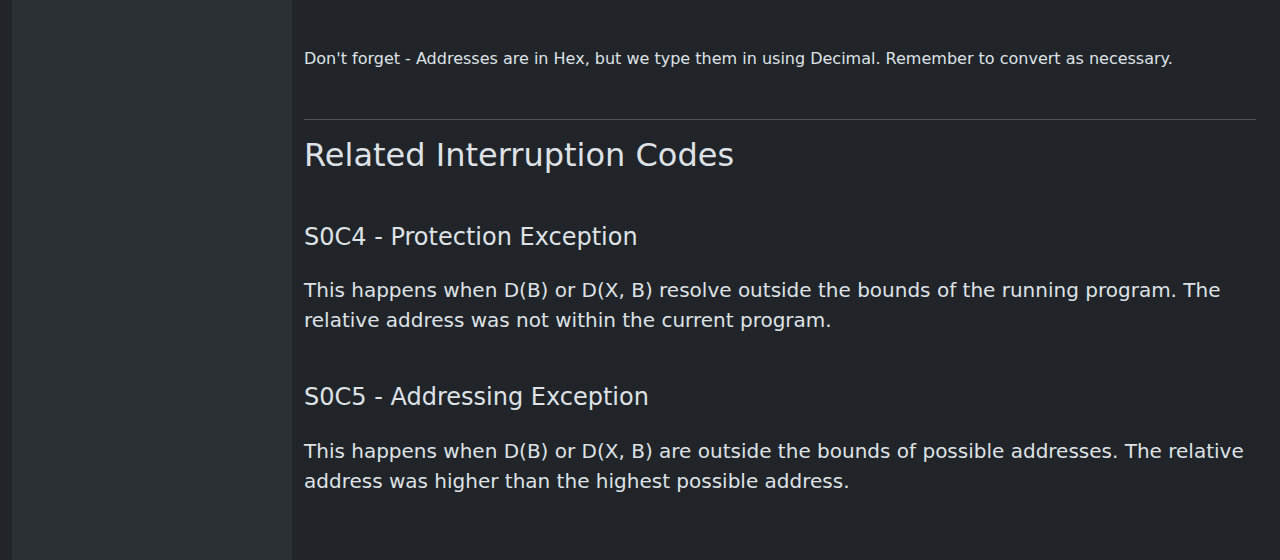
<file: notes/addressing.html>
<!DOCTYPE html>
<html lang="en">

<head>
    <meta charset="UTF-8">
    <meta name="viewport" content="width=device-width, initial-scale=1.0">
    <link href="https://cdn.jsdelivr.net/npm/bootstrap@5.3.3/dist/css/bootstrap.min.css" rel="stylesheet"
        integrity="sha384-QWTKZyjpPEjISv5WaRU9OFeRpok6YctnYmDr5pNlyT2bRjXh0JMhjY6hW+ALEwIH" crossorigin="anonymous">
    <script src="https://cdn.jsdelivr.net/npm/bootstrap@5.3.3/dist/js/bootstrap.bundle.min.js"
        integrity="sha384-YvpcrYf0tY3lHB60NNkmXc5s9fDVZLESaAA55NDzOxhy9GkcIdslK1eN7N6jIeHz"
        crossorigin="anonymous"></script>
    <title>CSCI 360 Study Guide</title>
    <link rel="stylesheet" href="../style.css">
</head>

<body data-bs-theme="dark">

    <!-- Navbar-->
    <header class="sticky-top">
        <div class="px-2 py-1 border-bottom bg-body-tertiary">
            <div class="container" id="navbar-container">
                <div class="d-flex flex-wrap align-items-center justify-content-center justify-content-lg-start">
                    <a class="d-flex align-items-center my-2 my-lg-0 me-lg-auto text-white text-decoration-none"
                        href="#" style="font-size: 1.7em;">📚 CSCI 360 Study Guide 📚</a>
                    <ul class="nav col-12 col-lg-auto my-2 justify-content-center my-md-0 text-small" id="top-nav">
                        <li class="nav-item">
                            <a href="../index.html" class="nav-link active">
                                <svg xmlns="http://www.w3.org/2000/svg" width="24" height="24" fill="currentColor"
                                    class="bi bi-book-fill d-block mx-auto mb-1" viewBox="0 0 16 16">
                                    <path
                                        d="M8 1.783C7.015.936 5.587.81 4.287.94c-1.514.153-3.042.672-3.994 1.105A.5.5 0 0 0 0 2.5v11a.5.5 0 0 0 .707.455c.882-.4 2.303-.881 3.68-1.02 1.409-.142 2.59.087 3.223.877a.5.5 0 0 0 .78 0c.633-.79 1.814-1.019 3.222-.877 1.378.139 2.8.62 3.681 1.02A.5.5 0 0 0 16 13.5v-11a.5.5 0 0 0-.293-.455c-.952-.433-2.48-.952-3.994-1.105C10.413.809 8.985.936 8 1.783" />
                                </svg>
                                Notes
                            </a>
                        </li>
                        <li class="nav-item">
                            <a href="../instructions.html" class="nav-link">
                                <svg xmlns="http://www.w3.org/2000/svg" width="24" height="24" fill="currentColor"
                                    class="bi bi-card-list d-block mx-auto mb-1" viewBox="0 0 16 16">
                                    <path
                                        d="M14.5 3a.5.5 0 0 1 .5.5v9a.5.5 0 0 1-.5.5h-13a.5.5 0 0 1-.5-.5v-9a.5.5 0 0 1 .5-.5zm-13-1A1.5 1.5 0 0 0 0 3.5v9A1.5 1.5 0 0 0 1.5 14h13a1.5 1.5 0 0 0 1.5-1.5v-9A1.5 1.5 0 0 0 14.5 2z" />
                                    <path
                                        d="M5 8a.5.5 0 0 1 .5-.5h7a.5.5 0 0 1 0 1h-7A.5.5 0 0 1 5 8m0-2.5a.5.5 0 0 1 .5-.5h7a.5.5 0 0 1 0 1h-7a.5.5 0 0 1-.5-.5m0 5a.5.5 0 0 1 .5-.5h7a.5.5 0 0 1 0 1h-7a.5.5 0 0 1-.5-.5m-1-5a.5.5 0 1 1-1 0 .5.5 0 0 1 1 0M4 8a.5.5 0 1 1-1 0 .5.5 0 0 1 1 0m0 2.5a.5.5 0 1 1-1 0 .5.5 0 0 1 1 0" />
                                </svg>
                                Instructions
                            </a>
                        </li>
                        <li class="nav-item">
                            <a href="../ebcdic.html" class="nav-link">
                                <svg xmlns="http://www.w3.org/2000/svg" width="24" height="24" fill="currentColor"
                                    class="bi bi-braces d-block mx-auto mb-1" viewBox="0 0 16 16">
                                    <path
                                        d="M2.114 8.063V7.9c1.005-.102 1.497-.615 1.497-1.6V4.503c0-1.094.39-1.538 1.354-1.538h.273V2h-.376C3.25 2 2.49 2.759 2.49 4.352v1.524c0 1.094-.376 1.456-1.49 1.456v1.299c1.114 0 1.49.362 1.49 1.456v1.524c0 1.593.759 2.352 2.372 2.352h.376v-.964h-.273c-.964 0-1.354-.444-1.354-1.538V9.663c0-.984-.492-1.497-1.497-1.6M13.886 7.9v.163c-1.005.103-1.497.616-1.497 1.6v1.798c0 1.094-.39 1.538-1.354 1.538h-.273v.964h.376c1.613 0 2.372-.759 2.372-2.352v-1.524c0-1.094.376-1.456 1.49-1.456V7.332c-1.114 0-1.49-.362-1.49-1.456V4.352C13.51 2.759 12.75 2 11.138 2h-.376v.964h.273c.964 0 1.354.444 1.354 1.538V6.3c0 .984.492 1.497 1.497 1.6" />
                                </svg>
                                EBCDIC
                            </a>
                        </li>
                        <li class="nav-item">
                            <a href="../calculators/binary.html" class="nav-link">
                                <svg xmlns="http://www.w3.org/2000/svg" width="24" height="24" fill="currentColor"
                                    class="bi bi-calculator-fill d-block mx-auto mb-1" viewBox="0 0 16 16">
                                    <path
                                        d="M2 2a2 2 0 0 1 2-2h8a2 2 0 0 1 2 2v12a2 2 0 0 1-2 2H4a2 2 0 0 1-2-2zm2 .5v2a.5.5 0 0 0 .5.5h7a.5.5 0 0 0 .5-.5v-2a.5.5 0 0 0-.5-.5h-7a.5.5 0 0 0-.5.5m0 4v1a.5.5 0 0 0 .5.5h1a.5.5 0 0 0 .5-.5v-1a.5.5 0 0 0-.5-.5h-1a.5.5 0 0 0-.5.5M4.5 9a.5.5 0 0 0-.5.5v1a.5.5 0 0 0 .5.5h1a.5.5 0 0 0 .5-.5v-1a.5.5 0 0 0-.5-.5zM4 12.5v1a.5.5 0 0 0 .5.5h1a.5.5 0 0 0 .5-.5v-1a.5.5 0 0 0-.5-.5h-1a.5.5 0 0 0-.5.5M7.5 6a.5.5 0 0 0-.5.5v1a.5.5 0 0 0 .5.5h1a.5.5 0 0 0 .5-.5v-1a.5.5 0 0 0-.5-.5zM7 9.5v1a.5.5 0 0 0 .5.5h1a.5.5 0 0 0 .5-.5v-1a.5.5 0 0 0-.5-.5h-1a.5.5 0 0 0-.5.5m.5 2.5a.5.5 0 0 0-.5.5v1a.5.5 0 0 0 .5.5h1a.5.5 0 0 0 .5-.5v-1a.5.5 0 0 0-.5-.5zM10 6.5v1a.5.5 0 0 0 .5.5h1a.5.5 0 0 0 .5-.5v-1a.5.5 0 0 0-.5-.5h-1a.5.5 0 0 0-.5.5m.5 2.5a.5.5 0 0 0-.5.5v4a.5.5 0 0 0 .5.5h1a.5.5 0 0 0 .5-.5v-4a.5.5 0 0 0-.5-.5z" />
                                </svg>
                                Calculators
                            </a>
                        </li>
                        <li class="nav-item">
                            <a href="../PDF/IBM System 370 Reference Summary.pdf" class="nav-link">
                                <svg xmlns="http://www.w3.org/2000/svg" width="24" height="24" fill="currentColor"
                                    class="bi bi-file-earmark-pdf-fill d-block mx-auto mb-1" viewBox="0 0 16 16">
                                    <path
                                        d="M5.523 12.424q.21-.124.459-.238a8 8 0 0 1-.45.606c-.28.337-.498.516-.635.572l-.035.012a.3.3 0 0 1-.026-.044c-.056-.11-.054-.216.04-.36.106-.165.319-.354.647-.548m2.455-1.647q-.178.037-.356.078a21 21 0 0 0 .5-1.05 12 12 0 0 0 .51.858q-.326.048-.654.114m2.525.939a4 4 0 0 1-.435-.41q.344.007.612.054c.317.057.466.147.518.209a.1.1 0 0 1 .026.064.44.44 0 0 1-.06.2.3.3 0 0 1-.094.124.1.1 0 0 1-.069.015c-.09-.003-.258-.066-.498-.256M8.278 6.97c-.04.244-.108.524-.2.829a5 5 0 0 1-.089-.346c-.076-.353-.087-.63-.046-.822.038-.177.11-.248.196-.283a.5.5 0 0 1 .145-.04c.013.03.028.092.032.198q.008.183-.038.465z" />
                                    <path fill-rule="evenodd"
                                        d="M4 0h5.293A1 1 0 0 1 10 .293L13.707 4a1 1 0 0 1 .293.707V14a2 2 0 0 1-2 2H4a2 2 0 0 1-2-2V2a2 2 0 0 1 2-2m5.5 1.5v2a1 1 0 0 0 1 1h2zM4.165 13.668c.09.18.23.343.438.419.207.075.412.04.58-.03.318-.13.635-.436.926-.786.333-.401.683-.927 1.021-1.51a11.7 11.7 0 0 1 1.997-.406c.3.383.61.713.91.95.28.22.603.403.934.417a.86.86 0 0 0 .51-.138c.155-.101.27-.247.354-.416.09-.181.145-.37.138-.563a.84.84 0 0 0-.2-.518c-.226-.27-.596-.4-.96-.465a5.8 5.8 0 0 0-1.335-.05 11 11 0 0 1-.98-1.686c.25-.66.437-1.284.52-1.794.036-.218.055-.426.048-.614a1.24 1.24 0 0 0-.127-.538.7.7 0 0 0-.477-.365c-.202-.043-.41 0-.601.077-.377.15-.576.47-.651.823-.073.34-.04.736.046 1.136.088.406.238.848.43 1.295a20 20 0 0 1-1.062 2.227 7.7 7.7 0 0 0-1.482.645c-.37.22-.699.48-.897.787-.21.326-.275.714-.08 1.103" />
                                </svg>
                                Yellow Card
                            </a>
                        </li>
                    </ul>
                </div>
            </div>
            <button class="btn d-xl-none" type="button" data-bs-toggle="offcanvas" data-bs-target="#sidebar">
                <span class="navbar-toggler-icon"></span>
            </button>
        </div>
    </header>

    <div class="container-fluid" id="main-grid">
        <!-- Sidebar links -->
        <div class="offcanvas-xl offcanvas-start bg-body-tertiary p-3" tabindex="-1" id="sidebar">
            <div class="offcanvas-header">
                <h4 class="offcanvas-title">Browse Notes</h4>
            </div>
            <div class="offcanvas-body m-auto" id="side-links">
                <ul class="nav nav-pills flex-column">
                    <li class="nav-item my-2">
                        <a href="arithmetic.html" class="nav-link">Arithmetic</a>
                    </li>
                    <li class="nav-item my-2">
                        <a href="memory.html" class="nav-link">Memory Organization</a>
                    </li>
                    <li class="nav-item my-2">
                        <a href="dumps.html" class="nav-link">Dumps</a>
                    </li>
                    <li class="nav-item my-2">
                        <a href="#" class="nav-link active">Addressing Storage</a>
                    </li>
                    <li class="nav-item my-2">
                        <a href="encoding.html" class="nav-link">Encoding & Decoding</a>
                    </li>
                    <li class="nav-item my-2">
                        <a href="structure.html" class="nav-link">Program Structure</a>
                    </li>
                </ul>
            </div>
        </div>

        <!-- Main Content -->
        <main class="mx-auto my-5 container-sm">
            <div class="pt-2 ps-lg-2">
                <h1 class="mb-3 text-center" id="content">Addressing Storage</h1>

                <hr>
                <h2 class="mb-4">Relative Addressing</h2>
                <h4 class="mt-5 mb-4">D(B) &nbsp or &nbsp D(X, B)</h4>
                <p class="fs-5">
                    D: Displacement in bytes (0 - 4095) <br>
                    B: Base Register <br>
                    X: Index Register
                </p>
                <p style="font-size: 0.8em">* D, B, and X are all typed as Decimal numbers</p>

                <hr class="mt-5">
                <h2 class="mb-4">Calculating an absolute address from a relative address</h2>
                <h4 class="mt-5 mb-4">D(B) &nbsp or &nbsp D(X, B)</h4>
                <p class="fs-5">
                    Absolute Address &nbsp = &nbsp (Address at register X) &nbsp + &nbsp (Address at register B) &nbsp +
                    &nbsp (Displacement)
                </p>
                <p style="font-size: 0.8em">* When calculating absolute address ignore contents of register 0!<br> &nbsp Putting 0
                    into a relative address does not reference register 0,<br> &nbsp but rather tells the program to leave that
                    field blank.</p>
                <p style="font-size: 0.8em">* When calculating absolute address by hand, make sure you convert displacement
                    to Hexadecimal first!</p>

                <hr class="mt-5">
                <h2 class="mb-4">About Base Registers</h2>
                <p class="fs-5">Base registers get defined with</p>
                <div class="py-2 px-3 border mb-4">
                    <pre><code><br>            USING     [CSECT name],[base register]</code></pre>
                </div>
                <p style="font-size: 0.8em">* This is part of entry linkage. For more information on entry / exit linkage check <a href="structure.html">this page.</a></p>
                <p>The purpose of defining base registers is so that base registers left default in relative addressing
                    go to the base register that is defined with the USING statement. This is to make sure relative
                    addressing works properly within the current program or subprogram. This helps ensure all relative
                    addresses stay within the program, otherwise if an address is outside the scope of the program an
                    ABEND will happen. See the bottom of this page for more.</p>
                </div>

                <hr class="mt-5">
                <h2 class="mb-4">Explicit Addressing</h2>
                <p class="fs-5">To use explicit addressing in the code, follow this format: <pre class="mb-0"><code>Address converted from Hex to Decimal(, Base Register)</code></pre></p>
                <p class="fs-5 mt-5">An example: <pre><code>32(,15)</code></pre>This example references address 20 &nbsp (32 in Decimal = 20 in Hex)<br>This example assumes the USING statement established addressability on register 15.</p>
                <p class="mt-5">Don't forget - Addresses are in Hex, but we type them in using Decimal. Remember to convert as necessary.</p>

                <hr class="mt-5">
                <h2 class="mb-4">Related Interruption Codes</h2>
                <h4 class="mt-5 mb-4">S0C4 - Protection Exception</h4>
                <p class="fs-5">This happens when D(B) or D(X, B) resolve outside the bounds of the running program. The relative address was not within the current program.</p>
                <h4 class="mt-5 mb-4">S0C5 - Addressing Exception</h4>
                <p class="fs-5">This happens when D(B) or D(X, B) are outside the bounds of possible addresses. The relative address was higher than the highest possible address.</p>
        </main>
    </div>
</body>

</html>
</file>
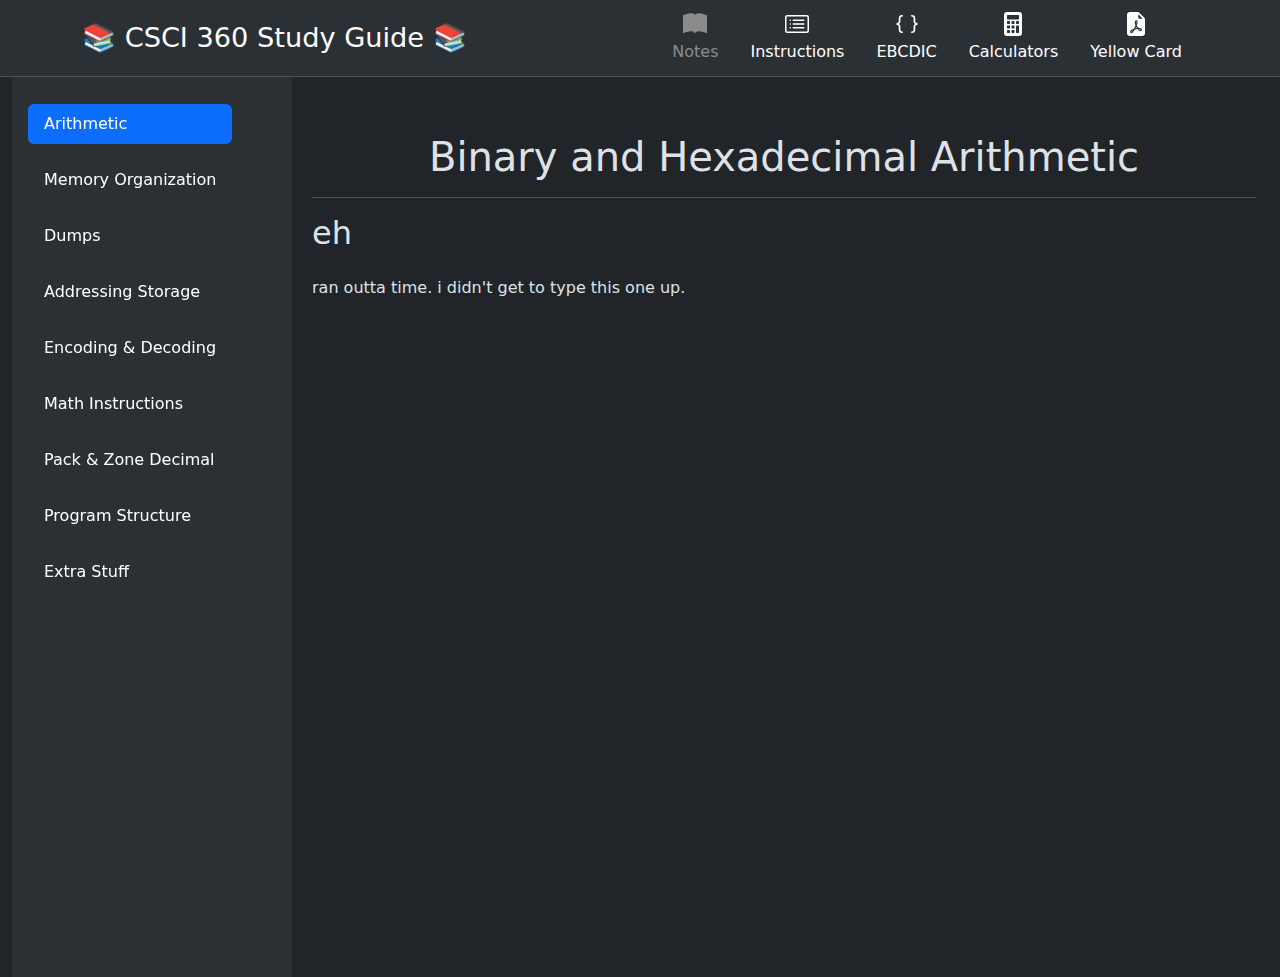
<file: notes/arithmetic.html>
<!DOCTYPE html>
<html lang="en">

<head>
    <meta charset="UTF-8">
    <meta name="viewport" content="width=device-width, initial-scale=1.0">
    <link href="https://cdn.jsdelivr.net/npm/bootstrap@5.3.3/dist/css/bootstrap.min.css" rel="stylesheet"
        integrity="sha384-QWTKZyjpPEjISv5WaRU9OFeRpok6YctnYmDr5pNlyT2bRjXh0JMhjY6hW+ALEwIH" crossorigin="anonymous">
    <script src="https://cdn.jsdelivr.net/npm/bootstrap@5.3.3/dist/js/bootstrap.bundle.min.js"
        integrity="sha384-YvpcrYf0tY3lHB60NNkmXc5s9fDVZLESaAA55NDzOxhy9GkcIdslK1eN7N6jIeHz"
        crossorigin="anonymous"></script>
    <title>CSCI 360 Study Guide</title>
    <link rel="stylesheet" href="../style.css">
</head>

<body data-bs-theme="dark">

    <!-- Navbar-->
    <header class="sticky-top">
        <div class="px-2 py-1 border-bottom bg-body-tertiary">
            <div class="container">
                <div class="d-flex flex-wrap align-items-center justify-content-center justify-content-lg-start">
                    <a class="d-flex align-items-center my-2 my-lg-0 me-lg-auto text-white text-decoration-none"
                        href="#" style="font-size: 1.7em;">📚 CSCI 360 Study Guide 📚</a>
                    <ul class="nav col-12 col-lg-auto my-2 justify-content-center my-md-0 text-small" id="top-nav">
                        <li class="nav-item">
                            <a href="../index.html" class="nav-link active">
                                <svg xmlns="http://www.w3.org/2000/svg" width="24" height="24" fill="currentColor"
                                    class="bi bi-book-fill d-block mx-auto mb-1" viewBox="0 0 16 16">
                                    <path
                                        d="M8 1.783C7.015.936 5.587.81 4.287.94c-1.514.153-3.042.672-3.994 1.105A.5.5 0 0 0 0 2.5v11a.5.5 0 0 0 .707.455c.882-.4 2.303-.881 3.68-1.02 1.409-.142 2.59.087 3.223.877a.5.5 0 0 0 .78 0c.633-.79 1.814-1.019 3.222-.877 1.378.139 2.8.62 3.681 1.02A.5.5 0 0 0 16 13.5v-11a.5.5 0 0 0-.293-.455c-.952-.433-2.48-.952-3.994-1.105C10.413.809 8.985.936 8 1.783" />
                                </svg>
                                Notes
                            </a>
                        </li>
                        <li class="nav-item">
                            <a href="../instructions.html" class="nav-link">
                                <svg xmlns="http://www.w3.org/2000/svg" width="24" height="24" fill="currentColor"
                                    class="bi bi-card-list d-block mx-auto mb-1" viewBox="0 0 16 16">
                                    <path
                                        d="M14.5 3a.5.5 0 0 1 .5.5v9a.5.5 0 0 1-.5.5h-13a.5.5 0 0 1-.5-.5v-9a.5.5 0 0 1 .5-.5zm-13-1A1.5 1.5 0 0 0 0 3.5v9A1.5 1.5 0 0 0 1.5 14h13a1.5 1.5 0 0 0 1.5-1.5v-9A1.5 1.5 0 0 0 14.5 2z" />
                                    <path
                                        d="M5 8a.5.5 0 0 1 .5-.5h7a.5.5 0 0 1 0 1h-7A.5.5 0 0 1 5 8m0-2.5a.5.5 0 0 1 .5-.5h7a.5.5 0 0 1 0 1h-7a.5.5 0 0 1-.5-.5m0 5a.5.5 0 0 1 .5-.5h7a.5.5 0 0 1 0 1h-7a.5.5 0 0 1-.5-.5m-1-5a.5.5 0 1 1-1 0 .5.5 0 0 1 1 0M4 8a.5.5 0 1 1-1 0 .5.5 0 0 1 1 0m0 2.5a.5.5 0 1 1-1 0 .5.5 0 0 1 1 0" />
                                </svg>
                                Instructions
                            </a>
                        </li>
                        <li class="nav-item">
                            <a href="../ebcdic.html" class="nav-link">
                                <svg xmlns="http://www.w3.org/2000/svg" width="24" height="24" fill="currentColor"
                                    class="bi bi-braces d-block mx-auto mb-1" viewBox="0 0 16 16">
                                    <path
                                        d="M2.114 8.063V7.9c1.005-.102 1.497-.615 1.497-1.6V4.503c0-1.094.39-1.538 1.354-1.538h.273V2h-.376C3.25 2 2.49 2.759 2.49 4.352v1.524c0 1.094-.376 1.456-1.49 1.456v1.299c1.114 0 1.49.362 1.49 1.456v1.524c0 1.593.759 2.352 2.372 2.352h.376v-.964h-.273c-.964 0-1.354-.444-1.354-1.538V9.663c0-.984-.492-1.497-1.497-1.6M13.886 7.9v.163c-1.005.103-1.497.616-1.497 1.6v1.798c0 1.094-.39 1.538-1.354 1.538h-.273v.964h.376c1.613 0 2.372-.759 2.372-2.352v-1.524c0-1.094.376-1.456 1.49-1.456V7.332c-1.114 0-1.49-.362-1.49-1.456V4.352C13.51 2.759 12.75 2 11.138 2h-.376v.964h.273c.964 0 1.354.444 1.354 1.538V6.3c0 .984.492 1.497 1.497 1.6" />
                                </svg>
                                EBCDIC
                            </a>
                        </li>
                        <li class="nav-item">
                            <a href="../calculators/binary.html" class="nav-link">
                                <svg xmlns="http://www.w3.org/2000/svg" width="24" height="24" fill="currentColor"
                                    class="bi bi-calculator-fill d-block mx-auto mb-1" viewBox="0 0 16 16">
                                    <path
                                        d="M2 2a2 2 0 0 1 2-2h8a2 2 0 0 1 2 2v12a2 2 0 0 1-2 2H4a2 2 0 0 1-2-2zm2 .5v2a.5.5 0 0 0 .5.5h7a.5.5 0 0 0 .5-.5v-2a.5.5 0 0 0-.5-.5h-7a.5.5 0 0 0-.5.5m0 4v1a.5.5 0 0 0 .5.5h1a.5.5 0 0 0 .5-.5v-1a.5.5 0 0 0-.5-.5h-1a.5.5 0 0 0-.5.5M4.5 9a.5.5 0 0 0-.5.5v1a.5.5 0 0 0 .5.5h1a.5.5 0 0 0 .5-.5v-1a.5.5 0 0 0-.5-.5zM4 12.5v1a.5.5 0 0 0 .5.5h1a.5.5 0 0 0 .5-.5v-1a.5.5 0 0 0-.5-.5h-1a.5.5 0 0 0-.5.5M7.5 6a.5.5 0 0 0-.5.5v1a.5.5 0 0 0 .5.5h1a.5.5 0 0 0 .5-.5v-1a.5.5 0 0 0-.5-.5zM7 9.5v1a.5.5 0 0 0 .5.5h1a.5.5 0 0 0 .5-.5v-1a.5.5 0 0 0-.5-.5h-1a.5.5 0 0 0-.5.5m.5 2.5a.5.5 0 0 0-.5.5v1a.5.5 0 0 0 .5.5h1a.5.5 0 0 0 .5-.5v-1a.5.5 0 0 0-.5-.5zM10 6.5v1a.5.5 0 0 0 .5.5h1a.5.5 0 0 0 .5-.5v-1a.5.5 0 0 0-.5-.5h-1a.5.5 0 0 0-.5.5m.5 2.5a.5.5 0 0 0-.5.5v4a.5.5 0 0 0 .5.5h1a.5.5 0 0 0 .5-.5v-4a.5.5 0 0 0-.5-.5z" />
                                </svg>
                                Calculators
                            </a>
                        </li>
                        <li class="nav-item">
                            <a href="../PDF/IBM System 370 Reference Summary.pdf" class="nav-link">
                                <svg xmlns="http://www.w3.org/2000/svg" width="24" height="24" fill="currentColor"
                                    class="bi bi-file-earmark-pdf-fill d-block mx-auto mb-1" viewBox="0 0 16 16">
                                    <path
                                        d="M5.523 12.424q.21-.124.459-.238a8 8 0 0 1-.45.606c-.28.337-.498.516-.635.572l-.035.012a.3.3 0 0 1-.026-.044c-.056-.11-.054-.216.04-.36.106-.165.319-.354.647-.548m2.455-1.647q-.178.037-.356.078a21 21 0 0 0 .5-1.05 12 12 0 0 0 .51.858q-.326.048-.654.114m2.525.939a4 4 0 0 1-.435-.41q.344.007.612.054c.317.057.466.147.518.209a.1.1 0 0 1 .026.064.44.44 0 0 1-.06.2.3.3 0 0 1-.094.124.1.1 0 0 1-.069.015c-.09-.003-.258-.066-.498-.256M8.278 6.97c-.04.244-.108.524-.2.829a5 5 0 0 1-.089-.346c-.076-.353-.087-.63-.046-.822.038-.177.11-.248.196-.283a.5.5 0 0 1 .145-.04c.013.03.028.092.032.198q.008.183-.038.465z" />
                                    <path fill-rule="evenodd"
                                        d="M4 0h5.293A1 1 0 0 1 10 .293L13.707 4a1 1 0 0 1 .293.707V14a2 2 0 0 1-2 2H4a2 2 0 0 1-2-2V2a2 2 0 0 1 2-2m5.5 1.5v2a1 1 0 0 0 1 1h2zM4.165 13.668c.09.18.23.343.438.419.207.075.412.04.58-.03.318-.13.635-.436.926-.786.333-.401.683-.927 1.021-1.51a11.7 11.7 0 0 1 1.997-.406c.3.383.61.713.91.95.28.22.603.403.934.417a.86.86 0 0 0 .51-.138c.155-.101.27-.247.354-.416.09-.181.145-.37.138-.563a.84.84 0 0 0-.2-.518c-.226-.27-.596-.4-.96-.465a5.8 5.8 0 0 0-1.335-.05 11 11 0 0 1-.98-1.686c.25-.66.437-1.284.52-1.794.036-.218.055-.426.048-.614a1.24 1.24 0 0 0-.127-.538.7.7 0 0 0-.477-.365c-.202-.043-.41 0-.601.077-.377.15-.576.47-.651.823-.073.34-.04.736.046 1.136.088.406.238.848.43 1.295a20 20 0 0 1-1.062 2.227 7.7 7.7 0 0 0-1.482.645c-.37.22-.699.48-.897.787-.21.326-.275.714-.08 1.103" />
                                </svg>
                                Yellow Card
                            </a>
                        </li>
                    </ul>
                </div>
            </div>
            <button class="btn d-xl-none" type="button" data-bs-toggle="offcanvas" data-bs-target="#sidebar">
                <span class="navbar-toggler-icon"></span>
            </button>
        </div>
    </header>

    <div class="container-fluid" id="main-grid">
        <!-- Sidebar links -->
        <div class="offcanvas-xl offcanvas-start bg-body-tertiary p-3" tabindex="-1" id="sidebar">
            <div class="offcanvas-header">
                <h4 class="offcanvas-title">Browse Notes</h4>
            </div>
            <div class="offcanvas-body m-auto" id="side-links">
              <ul class="nav nav-pills flex-column">
                <li class="nav-item my-2">
                    <a href="#" class="nav-link active">Arithmetic</a>
                </li>
                <li class="nav-item my-2">
                    <a href="memory.html" class="nav-link">Memory Organization</a>
                </li>
                <li class="nav-item my-2">
                    <a href="dumps.html" class="nav-link">Dumps</a>
                </li>
                <li class="nav-item my-2">
                    <a href="addressing.html" class="nav-link">Addressing Storage</a>
                </li>
                <li class="nav-item my-2">
                    <a href="encoding.html" class="nav-link">Encoding & Decoding</a>
                </li>
                <li class="nav-item my-2">
                    <a href="math.html" class="nav-link">Math Instructions</a>
                </li>
                <li class="nav-item my-2">
                    <a href="numformats.html" class="nav-link">Pack & Zone Decimal</a>
                </li>
                <li class="nav-item my-2">
                    <a href="structure.html" class="nav-link">Program Structure</a>
                </li>
                <li class="nav-item my-2">
                    <a href="extra.html" class="nav-link">Extra Stuff</a>
                </li>
            </ul>
            </div>
        </div>

        <!-- Main Content -->
        <main class="mx-auto my-5 container-sm">
            <div class="pt-2 ps-lg-2">
                <h1 class="mb-3 text-center" id="content">Binary and Hexadecimal Arithmetic</h1>
                <hr>
                <h2 class="mb-4">eh</h2>
                <p>ran outta time. i didn't get to type this one up.</p>

            </div>
        </main>
    </div>
</body>

</html>
</file>
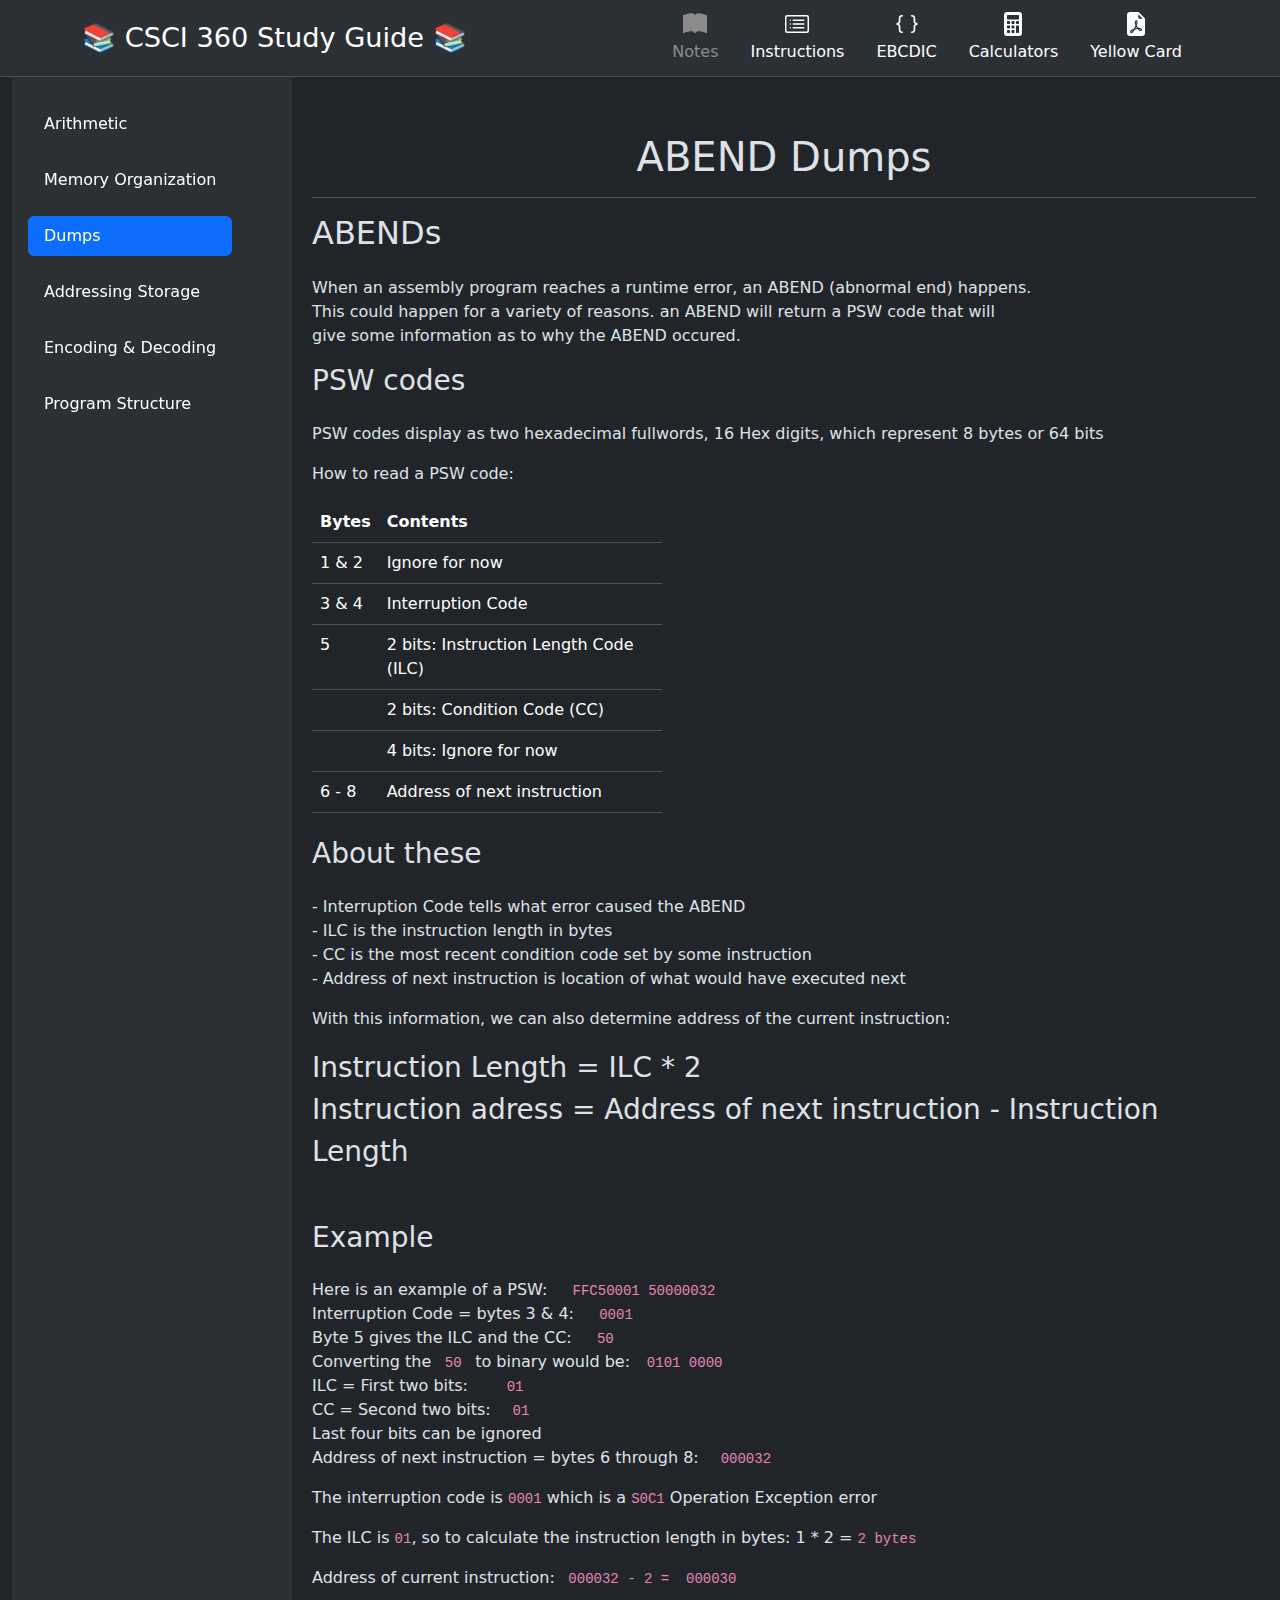
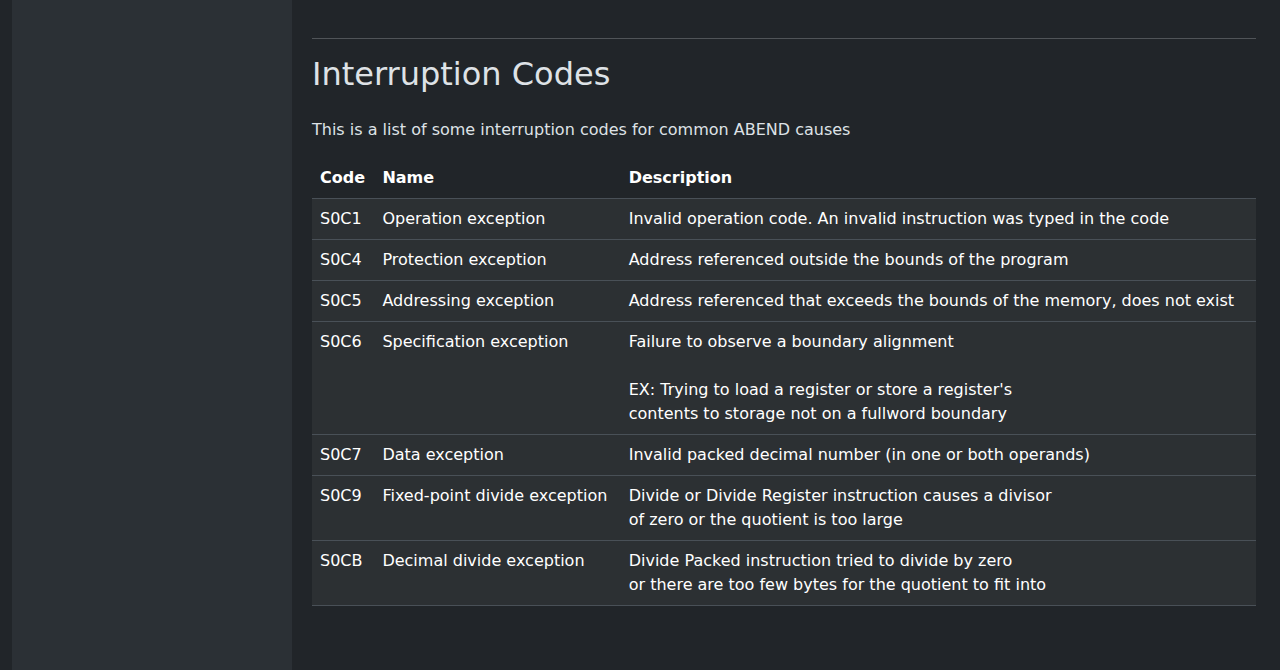
<file: notes/dumps.html>
<!DOCTYPE html>
<html lang="en">

<head>
    <meta charset="UTF-8">
    <meta name="viewport" content="width=device-width, initial-scale=1.0">
    <link href="https://cdn.jsdelivr.net/npm/bootstrap@5.3.3/dist/css/bootstrap.min.css" rel="stylesheet"
        integrity="sha384-QWTKZyjpPEjISv5WaRU9OFeRpok6YctnYmDr5pNlyT2bRjXh0JMhjY6hW+ALEwIH" crossorigin="anonymous">
    <script src="https://cdn.jsdelivr.net/npm/bootstrap@5.3.3/dist/js/bootstrap.bundle.min.js"
        integrity="sha384-YvpcrYf0tY3lHB60NNkmXc5s9fDVZLESaAA55NDzOxhy9GkcIdslK1eN7N6jIeHz"
        crossorigin="anonymous"></script>
    <title>CSCI 360 Study Guide</title>
    <link rel="stylesheet" href="../style.css">
</head>

<body data-bs-theme="dark">

    <!-- Navbar-->
    <header class="sticky-top">
        <div class="px-2 py-1 border-bottom bg-body-tertiary">
            <div class="container">
                <div class="d-flex flex-wrap align-items-center justify-content-center justify-content-lg-start">
                    <a class="d-flex align-items-center my-2 my-lg-0 me-lg-auto text-white text-decoration-none"
                        href="#" style="font-size: 1.7em;">📚 CSCI 360 Study Guide 📚</a>
                    <ul class="nav col-12 col-lg-auto my-2 justify-content-center my-md-0 text-small" id="top-nav">
                        <li class="nav-item">
                            <a href="../index.html" class="nav-link active">
                                <svg xmlns="http://www.w3.org/2000/svg" width="24" height="24" fill="currentColor"
                                    class="bi bi-book-fill d-block mx-auto mb-1" viewBox="0 0 16 16">
                                    <path
                                        d="M8 1.783C7.015.936 5.587.81 4.287.94c-1.514.153-3.042.672-3.994 1.105A.5.5 0 0 0 0 2.5v11a.5.5 0 0 0 .707.455c.882-.4 2.303-.881 3.68-1.02 1.409-.142 2.59.087 3.223.877a.5.5 0 0 0 .78 0c.633-.79 1.814-1.019 3.222-.877 1.378.139 2.8.62 3.681 1.02A.5.5 0 0 0 16 13.5v-11a.5.5 0 0 0-.293-.455c-.952-.433-2.48-.952-3.994-1.105C10.413.809 8.985.936 8 1.783" />
                                </svg>
                                Notes
                            </a>
                        </li>
                        <li class="nav-item">
                            <a href="../instructions.html" class="nav-link">
                                <svg xmlns="http://www.w3.org/2000/svg" width="24" height="24" fill="currentColor"
                                    class="bi bi-card-list d-block mx-auto mb-1" viewBox="0 0 16 16">
                                    <path
                                        d="M14.5 3a.5.5 0 0 1 .5.5v9a.5.5 0 0 1-.5.5h-13a.5.5 0 0 1-.5-.5v-9a.5.5 0 0 1 .5-.5zm-13-1A1.5 1.5 0 0 0 0 3.5v9A1.5 1.5 0 0 0 1.5 14h13a1.5 1.5 0 0 0 1.5-1.5v-9A1.5 1.5 0 0 0 14.5 2z" />
                                    <path
                                        d="M5 8a.5.5 0 0 1 .5-.5h7a.5.5 0 0 1 0 1h-7A.5.5 0 0 1 5 8m0-2.5a.5.5 0 0 1 .5-.5h7a.5.5 0 0 1 0 1h-7a.5.5 0 0 1-.5-.5m0 5a.5.5 0 0 1 .5-.5h7a.5.5 0 0 1 0 1h-7a.5.5 0 0 1-.5-.5m-1-5a.5.5 0 1 1-1 0 .5.5 0 0 1 1 0M4 8a.5.5 0 1 1-1 0 .5.5 0 0 1 1 0m0 2.5a.5.5 0 1 1-1 0 .5.5 0 0 1 1 0" />
                                </svg>
                                Instructions
                            </a>
                        </li>
                        <li class="nav-item">
                            <a href="../ebcdic.html" class="nav-link">
                                <svg xmlns="http://www.w3.org/2000/svg" width="24" height="24" fill="currentColor"
                                    class="bi bi-braces d-block mx-auto mb-1" viewBox="0 0 16 16">
                                    <path
                                        d="M2.114 8.063V7.9c1.005-.102 1.497-.615 1.497-1.6V4.503c0-1.094.39-1.538 1.354-1.538h.273V2h-.376C3.25 2 2.49 2.759 2.49 4.352v1.524c0 1.094-.376 1.456-1.49 1.456v1.299c1.114 0 1.49.362 1.49 1.456v1.524c0 1.593.759 2.352 2.372 2.352h.376v-.964h-.273c-.964 0-1.354-.444-1.354-1.538V9.663c0-.984-.492-1.497-1.497-1.6M13.886 7.9v.163c-1.005.103-1.497.616-1.497 1.6v1.798c0 1.094-.39 1.538-1.354 1.538h-.273v.964h.376c1.613 0 2.372-.759 2.372-2.352v-1.524c0-1.094.376-1.456 1.49-1.456V7.332c-1.114 0-1.49-.362-1.49-1.456V4.352C13.51 2.759 12.75 2 11.138 2h-.376v.964h.273c.964 0 1.354.444 1.354 1.538V6.3c0 .984.492 1.497 1.497 1.6" />
                                </svg>
                                EBCDIC
                            </a>
                        </li>
                        <li class="nav-item">
                            <a href="../calculators/binary.html" class="nav-link">
                                <svg xmlns="http://www.w3.org/2000/svg" width="24" height="24" fill="currentColor"
                                    class="bi bi-calculator-fill d-block mx-auto mb-1" viewBox="0 0 16 16">
                                    <path
                                        d="M2 2a2 2 0 0 1 2-2h8a2 2 0 0 1 2 2v12a2 2 0 0 1-2 2H4a2 2 0 0 1-2-2zm2 .5v2a.5.5 0 0 0 .5.5h7a.5.5 0 0 0 .5-.5v-2a.5.5 0 0 0-.5-.5h-7a.5.5 0 0 0-.5.5m0 4v1a.5.5 0 0 0 .5.5h1a.5.5 0 0 0 .5-.5v-1a.5.5 0 0 0-.5-.5h-1a.5.5 0 0 0-.5.5M4.5 9a.5.5 0 0 0-.5.5v1a.5.5 0 0 0 .5.5h1a.5.5 0 0 0 .5-.5v-1a.5.5 0 0 0-.5-.5zM4 12.5v1a.5.5 0 0 0 .5.5h1a.5.5 0 0 0 .5-.5v-1a.5.5 0 0 0-.5-.5h-1a.5.5 0 0 0-.5.5M7.5 6a.5.5 0 0 0-.5.5v1a.5.5 0 0 0 .5.5h1a.5.5 0 0 0 .5-.5v-1a.5.5 0 0 0-.5-.5zM7 9.5v1a.5.5 0 0 0 .5.5h1a.5.5 0 0 0 .5-.5v-1a.5.5 0 0 0-.5-.5h-1a.5.5 0 0 0-.5.5m.5 2.5a.5.5 0 0 0-.5.5v1a.5.5 0 0 0 .5.5h1a.5.5 0 0 0 .5-.5v-1a.5.5 0 0 0-.5-.5zM10 6.5v1a.5.5 0 0 0 .5.5h1a.5.5 0 0 0 .5-.5v-1a.5.5 0 0 0-.5-.5h-1a.5.5 0 0 0-.5.5m.5 2.5a.5.5 0 0 0-.5.5v4a.5.5 0 0 0 .5.5h1a.5.5 0 0 0 .5-.5v-4a.5.5 0 0 0-.5-.5z" />
                                </svg>
                                Calculators
                            </a>
                        </li>
                        <li class="nav-item">
                            <a href="../PDF/IBM System 370 Reference Summary.pdf" class="nav-link">
                                <svg xmlns="http://www.w3.org/2000/svg" width="24" height="24" fill="currentColor"
                                    class="bi bi-file-earmark-pdf-fill d-block mx-auto mb-1" viewBox="0 0 16 16">
                                    <path
                                        d="M5.523 12.424q.21-.124.459-.238a8 8 0 0 1-.45.606c-.28.337-.498.516-.635.572l-.035.012a.3.3 0 0 1-.026-.044c-.056-.11-.054-.216.04-.36.106-.165.319-.354.647-.548m2.455-1.647q-.178.037-.356.078a21 21 0 0 0 .5-1.05 12 12 0 0 0 .51.858q-.326.048-.654.114m2.525.939a4 4 0 0 1-.435-.41q.344.007.612.054c.317.057.466.147.518.209a.1.1 0 0 1 .026.064.44.44 0 0 1-.06.2.3.3 0 0 1-.094.124.1.1 0 0 1-.069.015c-.09-.003-.258-.066-.498-.256M8.278 6.97c-.04.244-.108.524-.2.829a5 5 0 0 1-.089-.346c-.076-.353-.087-.63-.046-.822.038-.177.11-.248.196-.283a.5.5 0 0 1 .145-.04c.013.03.028.092.032.198q.008.183-.038.465z" />
                                    <path fill-rule="evenodd"
                                        d="M4 0h5.293A1 1 0 0 1 10 .293L13.707 4a1 1 0 0 1 .293.707V14a2 2 0 0 1-2 2H4a2 2 0 0 1-2-2V2a2 2 0 0 1 2-2m5.5 1.5v2a1 1 0 0 0 1 1h2zM4.165 13.668c.09.18.23.343.438.419.207.075.412.04.58-.03.318-.13.635-.436.926-.786.333-.401.683-.927 1.021-1.51a11.7 11.7 0 0 1 1.997-.406c.3.383.61.713.91.95.28.22.603.403.934.417a.86.86 0 0 0 .51-.138c.155-.101.27-.247.354-.416.09-.181.145-.37.138-.563a.84.84 0 0 0-.2-.518c-.226-.27-.596-.4-.96-.465a5.8 5.8 0 0 0-1.335-.05 11 11 0 0 1-.98-1.686c.25-.66.437-1.284.52-1.794.036-.218.055-.426.048-.614a1.24 1.24 0 0 0-.127-.538.7.7 0 0 0-.477-.365c-.202-.043-.41 0-.601.077-.377.15-.576.47-.651.823-.073.34-.04.736.046 1.136.088.406.238.848.43 1.295a20 20 0 0 1-1.062 2.227 7.7 7.7 0 0 0-1.482.645c-.37.22-.699.48-.897.787-.21.326-.275.714-.08 1.103" />
                                </svg>
                                Yellow Card
                            </a>
                        </li>
                    </ul>
                </div>
            </div>
            <button class="btn d-xl-none" type="button" data-bs-toggle="offcanvas" data-bs-target="#sidebar">
                <span class="navbar-toggler-icon"></span>
            </button>
        </div>
    </header>

    <div class="container-fluid" id="main-grid">
        <!-- Sidebar links -->
        <div class="offcanvas-xl offcanvas-start bg-body-tertiary p-3" tabindex="-1" id="sidebar">
            <div class="offcanvas-header">
                <h4 class="offcanvas-title">Browse Notes</h4>
            </div>
            <div class="offcanvas-body m-auto" id="side-links">
              <ul class="nav nav-pills flex-column">
                <li class="nav-item my-2">
                    <a href="arithmetic.html" class="nav-link">Arithmetic</a>
                </li>
                <li class="nav-item my-2">
                    <a href="memory.html" class="nav-link">Memory Organization</a>
                </li>
                <li class="nav-item my-2">
                    <a href="#" class="nav-link active">Dumps</a>
                </li>
                <li class="nav-item my-2">
                    <a href="addressing.html" class="nav-link">Addressing Storage</a>
                </li>
                <li class="nav-item my-2">
                    <a href="encoding.html" class="nav-link">Encoding & Decoding</a>
                </li>
                <li class="nav-item my-2">
                    <a href="structure.html" class="nav-link">Program Structure</a>
                </li>
            </ul>
            </div>
        </div>

        <!-- Main Content -->
        <main class="mx-auto my-5 container-sm">
            <div class="pt-2 ps-lg-2">
                <h1 class="mb-3 text-center" id="content">ABEND Dumps</h1>
                <hr>
                <h2 class="mb-4">ABENDs</h2>
                <p>When an assembly program reaches a runtime error, an ABEND (abnormal end) happens.<br>
                   This could happen for a variety of reasons. an ABEND will return a PSW code that will<br>
                   give some information as to why the ABEND occured.
                </p>
                <h3 class="mb-4">PSW codes</h3>
                <p>PSW codes display as two hexadecimal fullwords, 16 Hex digits, which represent 8 bytes or 64 bits</p>
                <p>How to read a PSW code:</p>
                <table class="table mb-4" style="width: 350px">
                    <thead>
                        <tr>
                            <th>Bytes</th>
                            <th>Contents</th>
                        </tr>
                    </thead>
                    <tbody>
                        <tr>
                            <td>1 & 2</td>
                            <td>Ignore for now</td>
                        </tr>
                        <tr>
                            <td>3 & 4</td>
                            <td>Interruption Code</td>
                        </tr>
                        <tr>
                            <td>5</td>
                            <td>2 bits: Instruction Length Code (ILC)</td>
                        </tr>
                        <tr>
                            <td></td>
                            <td>2 bits: Condition Code (CC)</td>
                        </tr>
                        <tr>
                            <td></td>
                            <td>4 bits: Ignore for now</td>
                        </tr>
                        <tr>
                            <td>6 - 8</td>
                            <td>Address of next instruction</td>
                        </tr>
                    </tbody>
                </table>
                <h3 class="mb-4">About these</h3>
                <p>- Interruption Code tells what error caused the ABEND<br>
                   - ILC is the instruction length in bytes<br>
                   - CC is the most recent condition code set by some instruction<br>
                   - Address of next instruction is location of what would have executed next</p>
                <p>With this information, we can also determine address of the current instruction:</p>
                <p class="fs-3 mb-5">Instruction Length = ILC * 2<br>
                    Instruction adress = Address of next instruction - Instruction Length</p>
                <h3 class="mb-4">Example</h3>
                <p>Here is an example of a PSW:<code>   FFC50001 50000032</code><br>
                   Interruption Code = bytes 3 & 4:<code>   0001</code><br>
                   Byte 5 gives the ILC and the CC:<code>   50</code><br>
                   Converting the <code> 50 </code> to binary would be:<code>  0101 0000</code><br>
                   ILC = First two bits: <code>    01</code><br>
                   CC = Second two bits: <code>  01</code><br>
                   Last four bits can be ignored<br>
                   Address of next instruction = bytes 6 through 8: <code>  000032</code></p>
                <p>The interruption code is <code>0001</code> which is a <code>S0C1</code> Operation Exception error</p>
                <p>The ILC is <code>01</code>, so to calculate the instruction length in bytes: 1 * 2 = <code>2 bytes</code></p>
                <p>Address of current instruction: <code> 000032 - 2 =  000030</code></p>


                <hr class="mt-5">
                <h2 class="mb-4">Interruption Codes</h2>
                <p>This is a list of some interruption codes for common ABEND causes</p>
                <table class="table table-striped">
                    <thead>
                        <th>Code</th>
                        <th>Name</th>
                        <th>Description</th>
                    </thead>
                    <tbody>
                        <td>S0C1</td>
                        <td>Operation exception</td>
                        <td>Invalid operation code. An invalid instruction was typed in the code</td>
                    </tbody>
                    <tbody>
                        <td>S0C4</td>
                        <td>Protection exception</td>
                        <td>Address referenced outside the bounds of the program</td>
                    </tbody>
                    <tbody>
                        <td>S0C5</td>
                        <td>Addressing exception</td>
                        <td>Address referenced that exceeds the bounds of the memory, does not exist</td>
                    </tbody>
                    <tbody>
                        <td>S0C6</td>
                        <td>Specification exception</td>
                        <td>Failure to observe a boundary alignment<br><br>EX: Trying to load a register or store a register's<br>contents to storage not on a fullword boundary</td>
                    </tbody>
                    <tbody>
                        <td>S0C7</td>
                        <td>Data exception</td>
                        <td>Invalid packed decimal number (in one or both operands)</td>
                    </tbody>
                    <tbody>
                        <td>S0C9</td>
                        <td>Fixed-point divide exception</td>
                        <td>Divide or Divide Register instruction causes a divisor<br>of zero or the quotient is too large</td>
                    </tbody>
                    <tbody>
                        <td>S0CB</td>
                        <td>Decimal divide exception</td>
                        <td>Divide Packed instruction tried to divide by zero<br>or there are too few bytes for the quotient to fit into</td>
                    </tbody>
                </table>
            </div>
        </main>
    </div>
</body>

</html>
</file>
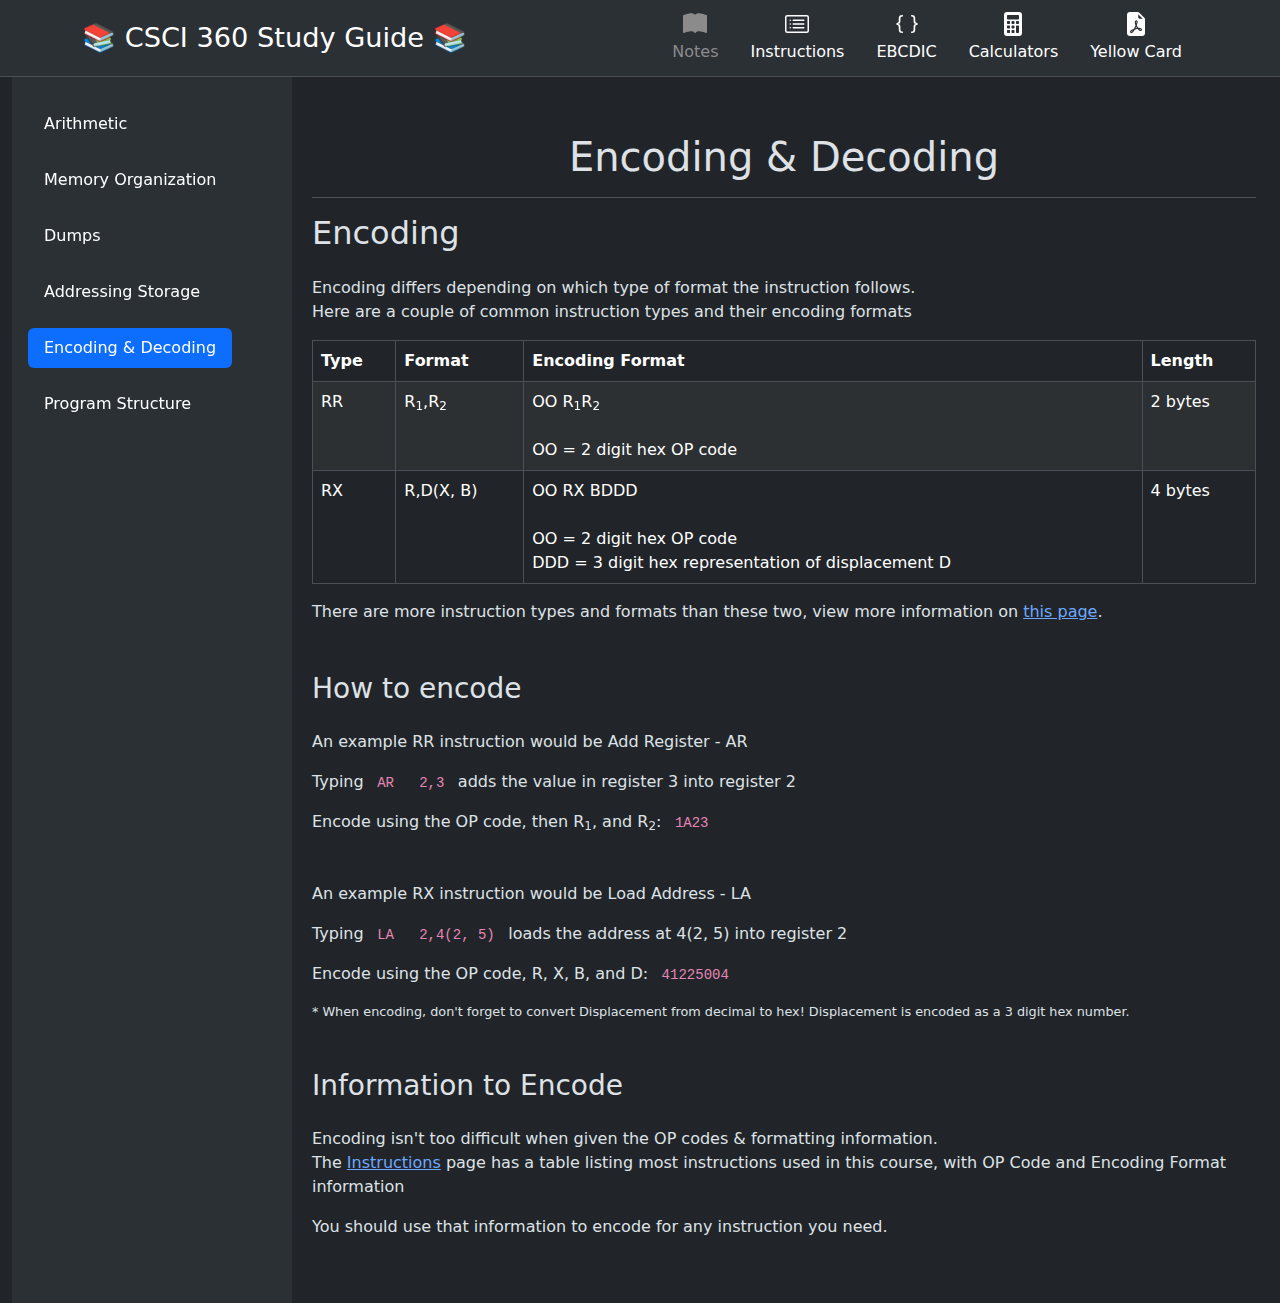
<file: notes/encoding.html>
<!DOCTYPE html>
<html lang="en">

<head>
    <meta charset="UTF-8">
    <meta name="viewport" content="width=device-width, initial-scale=1.0">
    <link href="https://cdn.jsdelivr.net/npm/bootstrap@5.3.3/dist/css/bootstrap.min.css" rel="stylesheet"
        integrity="sha384-QWTKZyjpPEjISv5WaRU9OFeRpok6YctnYmDr5pNlyT2bRjXh0JMhjY6hW+ALEwIH" crossorigin="anonymous">
    <script src="https://cdn.jsdelivr.net/npm/bootstrap@5.3.3/dist/js/bootstrap.bundle.min.js"
        integrity="sha384-YvpcrYf0tY3lHB60NNkmXc5s9fDVZLESaAA55NDzOxhy9GkcIdslK1eN7N6jIeHz"
        crossorigin="anonymous"></script>
    <title>CSCI 360 Study Guide</title>
    <link rel="stylesheet" href="../style.css">
</head>

<body data-bs-theme="dark">

    <!-- Navbar-->
    <header class="sticky-top">
        <div class="px-2 py-1 border-bottom bg-body-tertiary">
            <div class="container">
                <div class="d-flex flex-wrap align-items-center justify-content-center justify-content-lg-start">
                    <a class="d-flex align-items-center my-2 my-lg-0 me-lg-auto text-white text-decoration-none"
                        href="#" style="font-size: 1.7em;">📚 CSCI 360 Study Guide 📚</a>
                    <ul class="nav col-12 col-lg-auto my-2 justify-content-center my-md-0 text-small" id="top-nav">
                        <li class="nav-item">
                            <a href="../index.html" class="nav-link active">
                                <svg xmlns="http://www.w3.org/2000/svg" width="24" height="24" fill="currentColor"
                                    class="bi bi-book-fill d-block mx-auto mb-1" viewBox="0 0 16 16">
                                    <path
                                        d="M8 1.783C7.015.936 5.587.81 4.287.94c-1.514.153-3.042.672-3.994 1.105A.5.5 0 0 0 0 2.5v11a.5.5 0 0 0 .707.455c.882-.4 2.303-.881 3.68-1.02 1.409-.142 2.59.087 3.223.877a.5.5 0 0 0 .78 0c.633-.79 1.814-1.019 3.222-.877 1.378.139 2.8.62 3.681 1.02A.5.5 0 0 0 16 13.5v-11a.5.5 0 0 0-.293-.455c-.952-.433-2.48-.952-3.994-1.105C10.413.809 8.985.936 8 1.783" />
                                </svg>
                                Notes
                            </a>
                        </li>
                        <li class="nav-item">
                            <a href="../instructions.html" class="nav-link">
                                <svg xmlns="http://www.w3.org/2000/svg" width="24" height="24" fill="currentColor"
                                    class="bi bi-card-list d-block mx-auto mb-1" viewBox="0 0 16 16">
                                    <path
                                        d="M14.5 3a.5.5 0 0 1 .5.5v9a.5.5 0 0 1-.5.5h-13a.5.5 0 0 1-.5-.5v-9a.5.5 0 0 1 .5-.5zm-13-1A1.5 1.5 0 0 0 0 3.5v9A1.5 1.5 0 0 0 1.5 14h13a1.5 1.5 0 0 0 1.5-1.5v-9A1.5 1.5 0 0 0 14.5 2z" />
                                    <path
                                        d="M5 8a.5.5 0 0 1 .5-.5h7a.5.5 0 0 1 0 1h-7A.5.5 0 0 1 5 8m0-2.5a.5.5 0 0 1 .5-.5h7a.5.5 0 0 1 0 1h-7a.5.5 0 0 1-.5-.5m0 5a.5.5 0 0 1 .5-.5h7a.5.5 0 0 1 0 1h-7a.5.5 0 0 1-.5-.5m-1-5a.5.5 0 1 1-1 0 .5.5 0 0 1 1 0M4 8a.5.5 0 1 1-1 0 .5.5 0 0 1 1 0m0 2.5a.5.5 0 1 1-1 0 .5.5 0 0 1 1 0" />
                                </svg>
                                Instructions
                            </a>
                        </li>
                        <li class="nav-item">
                            <a href="../ebcdic.html" class="nav-link">
                                <svg xmlns="http://www.w3.org/2000/svg" width="24" height="24" fill="currentColor"
                                    class="bi bi-braces d-block mx-auto mb-1" viewBox="0 0 16 16">
                                    <path
                                        d="M2.114 8.063V7.9c1.005-.102 1.497-.615 1.497-1.6V4.503c0-1.094.39-1.538 1.354-1.538h.273V2h-.376C3.25 2 2.49 2.759 2.49 4.352v1.524c0 1.094-.376 1.456-1.49 1.456v1.299c1.114 0 1.49.362 1.49 1.456v1.524c0 1.593.759 2.352 2.372 2.352h.376v-.964h-.273c-.964 0-1.354-.444-1.354-1.538V9.663c0-.984-.492-1.497-1.497-1.6M13.886 7.9v.163c-1.005.103-1.497.616-1.497 1.6v1.798c0 1.094-.39 1.538-1.354 1.538h-.273v.964h.376c1.613 0 2.372-.759 2.372-2.352v-1.524c0-1.094.376-1.456 1.49-1.456V7.332c-1.114 0-1.49-.362-1.49-1.456V4.352C13.51 2.759 12.75 2 11.138 2h-.376v.964h.273c.964 0 1.354.444 1.354 1.538V6.3c0 .984.492 1.497 1.497 1.6" />
                                </svg>
                                EBCDIC
                            </a>
                        </li>
                        <li class="nav-item">
                            <a href="../calculators/binary.html" class="nav-link">
                                <svg xmlns="http://www.w3.org/2000/svg" width="24" height="24" fill="currentColor"
                                    class="bi bi-calculator-fill d-block mx-auto mb-1" viewBox="0 0 16 16">
                                    <path
                                        d="M2 2a2 2 0 0 1 2-2h8a2 2 0 0 1 2 2v12a2 2 0 0 1-2 2H4a2 2 0 0 1-2-2zm2 .5v2a.5.5 0 0 0 .5.5h7a.5.5 0 0 0 .5-.5v-2a.5.5 0 0 0-.5-.5h-7a.5.5 0 0 0-.5.5m0 4v1a.5.5 0 0 0 .5.5h1a.5.5 0 0 0 .5-.5v-1a.5.5 0 0 0-.5-.5h-1a.5.5 0 0 0-.5.5M4.5 9a.5.5 0 0 0-.5.5v1a.5.5 0 0 0 .5.5h1a.5.5 0 0 0 .5-.5v-1a.5.5 0 0 0-.5-.5zM4 12.5v1a.5.5 0 0 0 .5.5h1a.5.5 0 0 0 .5-.5v-1a.5.5 0 0 0-.5-.5h-1a.5.5 0 0 0-.5.5M7.5 6a.5.5 0 0 0-.5.5v1a.5.5 0 0 0 .5.5h1a.5.5 0 0 0 .5-.5v-1a.5.5 0 0 0-.5-.5zM7 9.5v1a.5.5 0 0 0 .5.5h1a.5.5 0 0 0 .5-.5v-1a.5.5 0 0 0-.5-.5h-1a.5.5 0 0 0-.5.5m.5 2.5a.5.5 0 0 0-.5.5v1a.5.5 0 0 0 .5.5h1a.5.5 0 0 0 .5-.5v-1a.5.5 0 0 0-.5-.5zM10 6.5v1a.5.5 0 0 0 .5.5h1a.5.5 0 0 0 .5-.5v-1a.5.5 0 0 0-.5-.5h-1a.5.5 0 0 0-.5.5m.5 2.5a.5.5 0 0 0-.5.5v4a.5.5 0 0 0 .5.5h1a.5.5 0 0 0 .5-.5v-4a.5.5 0 0 0-.5-.5z" />
                                </svg>
                                Calculators
                            </a>
                        </li>
                        <li class="nav-item">
                            <a href="../PDF/IBM System 370 Reference Summary.pdf" class="nav-link">
                                <svg xmlns="http://www.w3.org/2000/svg" width="24" height="24" fill="currentColor"
                                    class="bi bi-file-earmark-pdf-fill d-block mx-auto mb-1" viewBox="0 0 16 16">
                                    <path
                                        d="M5.523 12.424q.21-.124.459-.238a8 8 0 0 1-.45.606c-.28.337-.498.516-.635.572l-.035.012a.3.3 0 0 1-.026-.044c-.056-.11-.054-.216.04-.36.106-.165.319-.354.647-.548m2.455-1.647q-.178.037-.356.078a21 21 0 0 0 .5-1.05 12 12 0 0 0 .51.858q-.326.048-.654.114m2.525.939a4 4 0 0 1-.435-.41q.344.007.612.054c.317.057.466.147.518.209a.1.1 0 0 1 .026.064.44.44 0 0 1-.06.2.3.3 0 0 1-.094.124.1.1 0 0 1-.069.015c-.09-.003-.258-.066-.498-.256M8.278 6.97c-.04.244-.108.524-.2.829a5 5 0 0 1-.089-.346c-.076-.353-.087-.63-.046-.822.038-.177.11-.248.196-.283a.5.5 0 0 1 .145-.04c.013.03.028.092.032.198q.008.183-.038.465z" />
                                    <path fill-rule="evenodd"
                                        d="M4 0h5.293A1 1 0 0 1 10 .293L13.707 4a1 1 0 0 1 .293.707V14a2 2 0 0 1-2 2H4a2 2 0 0 1-2-2V2a2 2 0 0 1 2-2m5.5 1.5v2a1 1 0 0 0 1 1h2zM4.165 13.668c.09.18.23.343.438.419.207.075.412.04.58-.03.318-.13.635-.436.926-.786.333-.401.683-.927 1.021-1.51a11.7 11.7 0 0 1 1.997-.406c.3.383.61.713.91.95.28.22.603.403.934.417a.86.86 0 0 0 .51-.138c.155-.101.27-.247.354-.416.09-.181.145-.37.138-.563a.84.84 0 0 0-.2-.518c-.226-.27-.596-.4-.96-.465a5.8 5.8 0 0 0-1.335-.05 11 11 0 0 1-.98-1.686c.25-.66.437-1.284.52-1.794.036-.218.055-.426.048-.614a1.24 1.24 0 0 0-.127-.538.7.7 0 0 0-.477-.365c-.202-.043-.41 0-.601.077-.377.15-.576.47-.651.823-.073.34-.04.736.046 1.136.088.406.238.848.43 1.295a20 20 0 0 1-1.062 2.227 7.7 7.7 0 0 0-1.482.645c-.37.22-.699.48-.897.787-.21.326-.275.714-.08 1.103" />
                                </svg>
                                Yellow Card
                            </a>
                        </li>
                    </ul>
                </div>
            </div>
            <button class="btn d-xl-none" type="button" data-bs-toggle="offcanvas" data-bs-target="#sidebar">
                <span class="navbar-toggler-icon"></span>
            </button>
        </div>
    </header>

    <div class="container-fluid" id="main-grid">
        <!-- Sidebar links -->
        <div class="offcanvas-xl offcanvas-start bg-body-tertiary p-3" tabindex="-1" id="sidebar">
            <div class="offcanvas-header">
                <h4 class="offcanvas-title">Browse Notes</h4>
            </div>
            <div class="offcanvas-body m-auto" id="side-links">
              <ul class="nav nav-pills flex-column">
                <li class="nav-item my-2">
                    <a href="arithmetic.html" class="nav-link">Arithmetic</a>
                </li>
                <li class="nav-item my-2">
                    <a href="memory.html" class="nav-link">Memory Organization</a>
                </li>
                <li class="nav-item my-2">
                    <a href="dumps.html" class="nav-link">Dumps</a>
                </li>
                <li class="nav-item my-2">
                    <a href="addressing.html" class="nav-link">Addressing Storage</a>
                </li>
                <li class="nav-item my-2">
                    <a href="#" class="nav-link active">Encoding & Decoding</a>
                </li>
                <li class="nav-item my-2">
                    <a href="structure.html" class="nav-link">Program Structure</a>
                </li>
            </ul>
            </div>
        </div>

        <!-- Main Content -->
        <main class="mx-auto my-5 container-sm">
            <div class="pt-2 ps-lg-2">
                <h1 class="mb-3 text-center" id="content">Encoding & Decoding</h1>
                <hr>
                <h2 class="mb-4">Encoding</h2>
                <p>Encoding differs depending on which type of format the instruction follows.<br>
                   Here are a couple of common instruction types and their encoding formats</p>
                <table class="table table-striped table-bordered">
                    <thead>
                        <tr>
                            <th>Type</th>
                            <th>Format</th>
                            <th>Encoding Format</th>
                            <th>Length</th>
                        </tr>
                    </thead>
                    <tbody>
                        <tr>
                            <td>RR</td>
                            <td>R<sub>1</sub>,R<sub>2</sub></td>
                            <td>OO R<sub>1</sub>R<sub>2</sub><br><br>OO = 2 digit hex OP code</td>
                            <td>2 bytes</td>
                        </tr>
                        <tr>
                            <td>RX</td>
                            <td>R,D(X, B)</td>
                            <td>OO RX BDDD<br><br>OO = 2 digit hex OP code<br>DDD = 3 digit hex representation of displacement D</td>
                            <td>4 bytes</td>
                        </tr>
                    </tbody>
                </table>
                <p>There are more instruction types and formats than these two, view more information on <a href="../instructions.html">this page</a>.</p>

                <h3 class="mt-5 mb-4">How to encode</h3>
                <p>An example RR instruction would be Add Register - AR</p>
                <p>Typing <code> AR   2,3 </code> adds the value in register 3 into register 2</p>
                <p class="mb-5">Encode using the OP code, then R<sub>1</sub>, and R<sub>2</sub>: <code> 1A23 </code></p>
                
                <p>An example RX instruction would be Load Address - LA</p>
                <p>Typing <code> LA   2,4(2, 5) </code> loads the address at 4(2, 5) into register 2</p>
                <p>Encode using the OP code, R, X, B, and D: <code> 41225004 </code></p>
                <p style="font-size: 0.8em">* When encoding, don't forget to convert Displacement from decimal to hex! Displacement is encoded as a 3 digit hex number.</p>

                <h3 class="mt-5 mb-4">Information to Encode</h3>
                <p>Encoding isn't too difficult when given the OP codes & formatting information.<br>
                   The <a href="../instructions.html">Instructions</a> page has a table listing most instructions used in this course, with OP Code and Encoding Format information
                </p>
                <p>You should use that information to encode for any instruction you need.</p>
            </div>
        </main>
    </div>
</body>

</html>
</file>
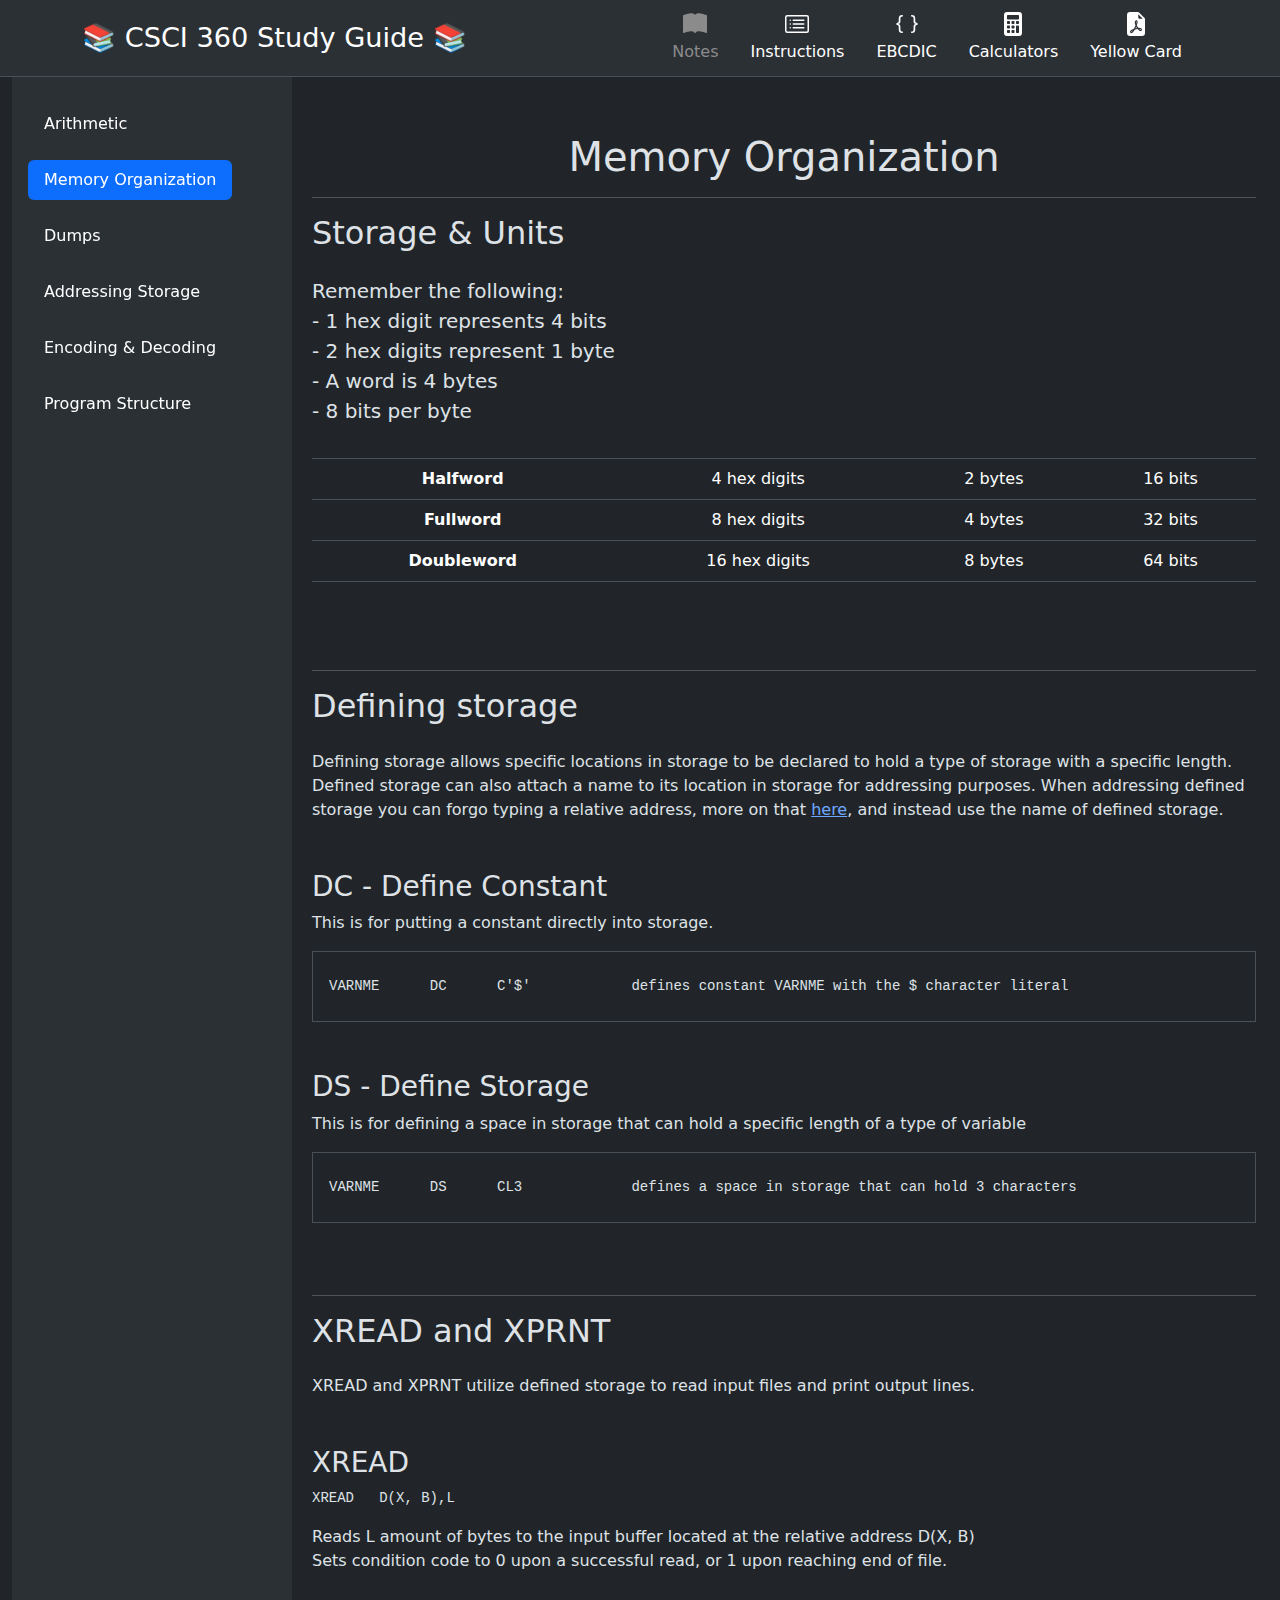
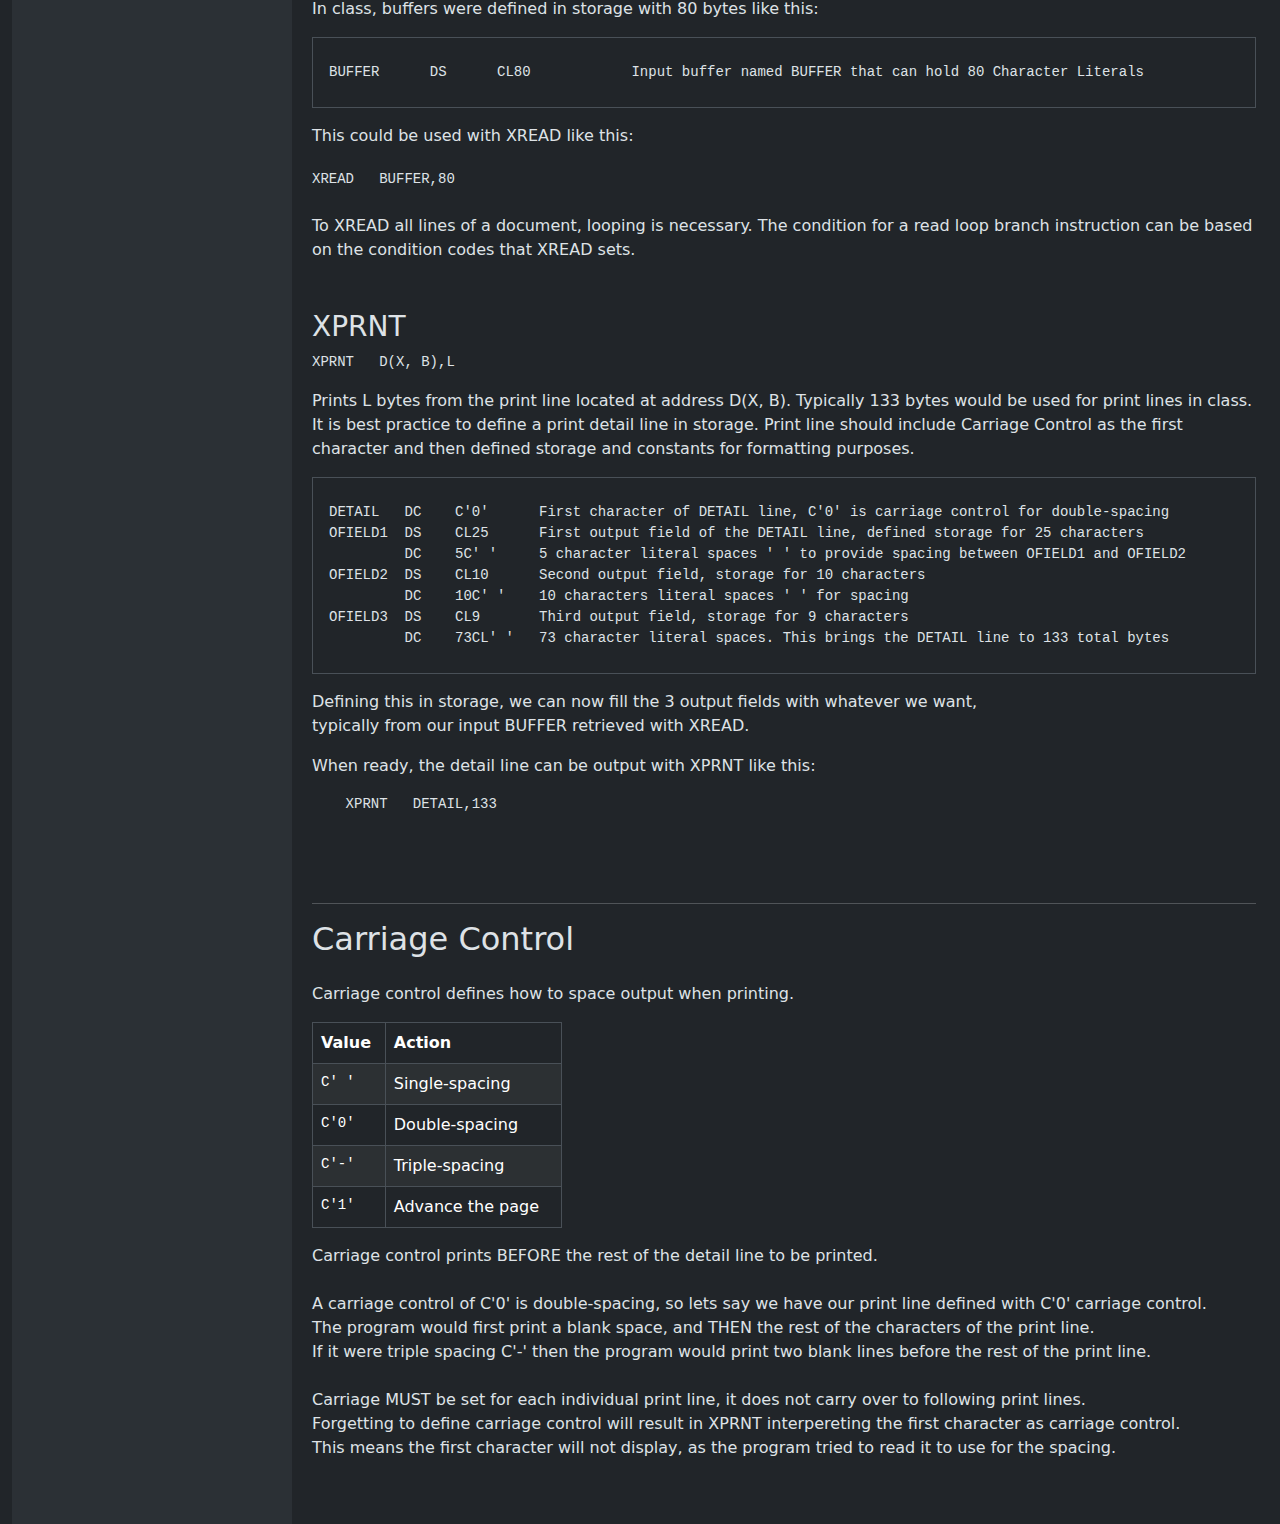
<file: notes/memory.html>
<!DOCTYPE html>
<html lang="en">

<head>
    <meta charset="UTF-8">
    <meta name="viewport" content="width=device-width, initial-scale=1.0">
    <link href="https://cdn.jsdelivr.net/npm/bootstrap@5.3.3/dist/css/bootstrap.min.css" rel="stylesheet"
        integrity="sha384-QWTKZyjpPEjISv5WaRU9OFeRpok6YctnYmDr5pNlyT2bRjXh0JMhjY6hW+ALEwIH" crossorigin="anonymous">
    <script src="https://cdn.jsdelivr.net/npm/bootstrap@5.3.3/dist/js/bootstrap.bundle.min.js"
        integrity="sha384-YvpcrYf0tY3lHB60NNkmXc5s9fDVZLESaAA55NDzOxhy9GkcIdslK1eN7N6jIeHz"
        crossorigin="anonymous"></script>
    <title>CSCI 360 Study Guide</title>
    <link rel="stylesheet" href="../style.css">
</head>

<body data-bs-theme="dark">

    <!-- Navbar-->
    <header class="sticky-top">
        <div class="px-2 py-1 border-bottom bg-body-tertiary">
            <div class="container">
                <div class="d-flex flex-wrap align-items-center justify-content-center justify-content-lg-start">
                    <a class="d-flex align-items-center my-2 my-lg-0 me-lg-auto text-white text-decoration-none"
                        href="#" style="font-size: 1.7em;">📚 CSCI 360 Study Guide 📚</a>
                    <ul class="nav col-12 col-lg-auto my-2 justify-content-center my-md-0 text-small" id="top-nav">
                        <li class="nav-item">
                            <a href="../index.html" class="nav-link active">
                                <svg xmlns="http://www.w3.org/2000/svg" width="24" height="24" fill="currentColor"
                                    class="bi bi-book-fill d-block mx-auto mb-1" viewBox="0 0 16 16">
                                    <path
                                        d="M8 1.783C7.015.936 5.587.81 4.287.94c-1.514.153-3.042.672-3.994 1.105A.5.5 0 0 0 0 2.5v11a.5.5 0 0 0 .707.455c.882-.4 2.303-.881 3.68-1.02 1.409-.142 2.59.087 3.223.877a.5.5 0 0 0 .78 0c.633-.79 1.814-1.019 3.222-.877 1.378.139 2.8.62 3.681 1.02A.5.5 0 0 0 16 13.5v-11a.5.5 0 0 0-.293-.455c-.952-.433-2.48-.952-3.994-1.105C10.413.809 8.985.936 8 1.783" />
                                </svg>
                                Notes
                            </a>
                        </li>
                        <li class="nav-item">
                            <a href="../instructions.html" class="nav-link">
                                <svg xmlns="http://www.w3.org/2000/svg" width="24" height="24" fill="currentColor"
                                    class="bi bi-card-list d-block mx-auto mb-1" viewBox="0 0 16 16">
                                    <path
                                        d="M14.5 3a.5.5 0 0 1 .5.5v9a.5.5 0 0 1-.5.5h-13a.5.5 0 0 1-.5-.5v-9a.5.5 0 0 1 .5-.5zm-13-1A1.5 1.5 0 0 0 0 3.5v9A1.5 1.5 0 0 0 1.5 14h13a1.5 1.5 0 0 0 1.5-1.5v-9A1.5 1.5 0 0 0 14.5 2z" />
                                    <path
                                        d="M5 8a.5.5 0 0 1 .5-.5h7a.5.5 0 0 1 0 1h-7A.5.5 0 0 1 5 8m0-2.5a.5.5 0 0 1 .5-.5h7a.5.5 0 0 1 0 1h-7a.5.5 0 0 1-.5-.5m0 5a.5.5 0 0 1 .5-.5h7a.5.5 0 0 1 0 1h-7a.5.5 0 0 1-.5-.5m-1-5a.5.5 0 1 1-1 0 .5.5 0 0 1 1 0M4 8a.5.5 0 1 1-1 0 .5.5 0 0 1 1 0m0 2.5a.5.5 0 1 1-1 0 .5.5 0 0 1 1 0" />
                                </svg>
                                Instructions
                            </a>
                        </li>
                        <li class="nav-item">
                            <a href="../ebcdic.html" class="nav-link">
                                <svg xmlns="http://www.w3.org/2000/svg" width="24" height="24" fill="currentColor"
                                    class="bi bi-braces d-block mx-auto mb-1" viewBox="0 0 16 16">
                                    <path
                                        d="M2.114 8.063V7.9c1.005-.102 1.497-.615 1.497-1.6V4.503c0-1.094.39-1.538 1.354-1.538h.273V2h-.376C3.25 2 2.49 2.759 2.49 4.352v1.524c0 1.094-.376 1.456-1.49 1.456v1.299c1.114 0 1.49.362 1.49 1.456v1.524c0 1.593.759 2.352 2.372 2.352h.376v-.964h-.273c-.964 0-1.354-.444-1.354-1.538V9.663c0-.984-.492-1.497-1.497-1.6M13.886 7.9v.163c-1.005.103-1.497.616-1.497 1.6v1.798c0 1.094-.39 1.538-1.354 1.538h-.273v.964h.376c1.613 0 2.372-.759 2.372-2.352v-1.524c0-1.094.376-1.456 1.49-1.456V7.332c-1.114 0-1.49-.362-1.49-1.456V4.352C13.51 2.759 12.75 2 11.138 2h-.376v.964h.273c.964 0 1.354.444 1.354 1.538V6.3c0 .984.492 1.497 1.497 1.6" />
                                </svg>
                                EBCDIC
                            </a>
                        </li>
                        <li class="nav-item">
                            <a href="../calculators/binary.html" class="nav-link">
                                <svg xmlns="http://www.w3.org/2000/svg" width="24" height="24" fill="currentColor"
                                    class="bi bi-calculator-fill d-block mx-auto mb-1" viewBox="0 0 16 16">
                                    <path
                                        d="M2 2a2 2 0 0 1 2-2h8a2 2 0 0 1 2 2v12a2 2 0 0 1-2 2H4a2 2 0 0 1-2-2zm2 .5v2a.5.5 0 0 0 .5.5h7a.5.5 0 0 0 .5-.5v-2a.5.5 0 0 0-.5-.5h-7a.5.5 0 0 0-.5.5m0 4v1a.5.5 0 0 0 .5.5h1a.5.5 0 0 0 .5-.5v-1a.5.5 0 0 0-.5-.5h-1a.5.5 0 0 0-.5.5M4.5 9a.5.5 0 0 0-.5.5v1a.5.5 0 0 0 .5.5h1a.5.5 0 0 0 .5-.5v-1a.5.5 0 0 0-.5-.5zM4 12.5v1a.5.5 0 0 0 .5.5h1a.5.5 0 0 0 .5-.5v-1a.5.5 0 0 0-.5-.5h-1a.5.5 0 0 0-.5.5M7.5 6a.5.5 0 0 0-.5.5v1a.5.5 0 0 0 .5.5h1a.5.5 0 0 0 .5-.5v-1a.5.5 0 0 0-.5-.5zM7 9.5v1a.5.5 0 0 0 .5.5h1a.5.5 0 0 0 .5-.5v-1a.5.5 0 0 0-.5-.5h-1a.5.5 0 0 0-.5.5m.5 2.5a.5.5 0 0 0-.5.5v1a.5.5 0 0 0 .5.5h1a.5.5 0 0 0 .5-.5v-1a.5.5 0 0 0-.5-.5zM10 6.5v1a.5.5 0 0 0 .5.5h1a.5.5 0 0 0 .5-.5v-1a.5.5 0 0 0-.5-.5h-1a.5.5 0 0 0-.5.5m.5 2.5a.5.5 0 0 0-.5.5v4a.5.5 0 0 0 .5.5h1a.5.5 0 0 0 .5-.5v-4a.5.5 0 0 0-.5-.5z" />
                                </svg>
                                Calculators
                            </a>
                        </li>
                        <li class="nav-item">
                            <a href="../PDF/IBM System 370 Reference Summary.pdf" class="nav-link">
                                <svg xmlns="http://www.w3.org/2000/svg" width="24" height="24" fill="currentColor"
                                    class="bi bi-file-earmark-pdf-fill d-block mx-auto mb-1" viewBox="0 0 16 16">
                                    <path
                                        d="M5.523 12.424q.21-.124.459-.238a8 8 0 0 1-.45.606c-.28.337-.498.516-.635.572l-.035.012a.3.3 0 0 1-.026-.044c-.056-.11-.054-.216.04-.36.106-.165.319-.354.647-.548m2.455-1.647q-.178.037-.356.078a21 21 0 0 0 .5-1.05 12 12 0 0 0 .51.858q-.326.048-.654.114m2.525.939a4 4 0 0 1-.435-.41q.344.007.612.054c.317.057.466.147.518.209a.1.1 0 0 1 .026.064.44.44 0 0 1-.06.2.3.3 0 0 1-.094.124.1.1 0 0 1-.069.015c-.09-.003-.258-.066-.498-.256M8.278 6.97c-.04.244-.108.524-.2.829a5 5 0 0 1-.089-.346c-.076-.353-.087-.63-.046-.822.038-.177.11-.248.196-.283a.5.5 0 0 1 .145-.04c.013.03.028.092.032.198q.008.183-.038.465z" />
                                    <path fill-rule="evenodd"
                                        d="M4 0h5.293A1 1 0 0 1 10 .293L13.707 4a1 1 0 0 1 .293.707V14a2 2 0 0 1-2 2H4a2 2 0 0 1-2-2V2a2 2 0 0 1 2-2m5.5 1.5v2a1 1 0 0 0 1 1h2zM4.165 13.668c.09.18.23.343.438.419.207.075.412.04.58-.03.318-.13.635-.436.926-.786.333-.401.683-.927 1.021-1.51a11.7 11.7 0 0 1 1.997-.406c.3.383.61.713.91.95.28.22.603.403.934.417a.86.86 0 0 0 .51-.138c.155-.101.27-.247.354-.416.09-.181.145-.37.138-.563a.84.84 0 0 0-.2-.518c-.226-.27-.596-.4-.96-.465a5.8 5.8 0 0 0-1.335-.05 11 11 0 0 1-.98-1.686c.25-.66.437-1.284.52-1.794.036-.218.055-.426.048-.614a1.24 1.24 0 0 0-.127-.538.7.7 0 0 0-.477-.365c-.202-.043-.41 0-.601.077-.377.15-.576.47-.651.823-.073.34-.04.736.046 1.136.088.406.238.848.43 1.295a20 20 0 0 1-1.062 2.227 7.7 7.7 0 0 0-1.482.645c-.37.22-.699.48-.897.787-.21.326-.275.714-.08 1.103" />
                                </svg>
                                Yellow Card
                            </a>
                        </li>
                    </ul>
                </div>
            </div>
            <button class="btn d-xl-none" type="button" data-bs-toggle="offcanvas" data-bs-target="#sidebar">
                <span class="navbar-toggler-icon"></span>
            </button>
        </div>
    </header>

    <div class="container-fluid" id="main-grid">
        <!-- Sidebar links -->
        <div class="offcanvas-xl offcanvas-start bg-body-tertiary p-3" tabindex="-1" id="sidebar">
            <div class="offcanvas-header">
                <h4 class="offcanvas-title">Browse Notes</h4>
            </div>
            <div class="offcanvas-body m-auto" id="side-links">
                <ul class="nav nav-pills flex-column">
                    <li class="nav-item my-2">
                        <a href="arithmetic.html" class="nav-link">Arithmetic</a>
                    </li>
                    <li class="nav-item my-2">
                        <a href="#" class="nav-link active">Memory Organization</a>
                    </li>
                    <li class="nav-item my-2">
                        <a href="dumps.html" class="nav-link">Dumps</a>
                    </li>
                    <li class="nav-item my-2">
                        <a href="addressing.html" class="nav-link">Addressing Storage</a>
                    </li>
                    <li class="nav-item my-2">
                        <a href="encoding.html" class="nav-link">Encoding & Decoding</a>
                    </li>
                    <li class="nav-item my-2">
                        <a href="structure.html" class="nav-link">Program Structure</a>
                    </li>
                </ul>
            </div>
        </div>

        <!-- Main Content -->
        <main class="mx-auto my-5 container-sm">
            <div class="pt-2 ps-lg-2">
                <h1 class="mb-3 text-center" id="content">Memory Organization</h1>
                <hr>
                <h2 class="mb-4">Storage & Units</h2>

                <p class="fs-5" style>
                    Remember the following: <br>
                    - 1 hex digit represents 4 bits <br>
                    - 2 hex digits represent 1 byte <br>
                    - A word is 4 bytes <br>
                    - 8 bits per byte
                </p>

                <table class="table text-center">
                    <thead>
                        <tr>
                            <th></th>
                            <th></th>
                            <th></th>
                            <th></th>
                        </tr>
                        <tr>
                            <th>Halfword</th>
                            <td>4 hex digits</td>
                            <td>2 bytes</td>
                            <td>16 bits</td>
                        </tr>
                        <tr>
                            <th>Fullword</th>
                            <td>8 hex digits</td>
                            <td>4 bytes</td>
                            <td>32 bits</td>
                        </tr>
                        <tr>
                            <th>Doubleword</th>
                            <td>16 hex digits</td>
                            <td>8 bytes</td>
                            <td>64 bits</td>
                        </tr>
                    </thead>
                </table>

                <br>
                <hr class="mt-5">
                <h2 class="mb-4">Defining storage</h2>

                <p class="mb-5">Defining storage allows specific locations in storage to be declared to hold a type of storage with a specific length. Defined storage can also attach a name to its location in storage for addressing purposes. When addressing defined storage you can forgo typing a relative address, more on that <a href="addressing.html">here</a>, and instead use the name of defined storage.</p>

                <h3>DC - Define Constant</h3>
                <p>This is for putting a constant directly into storage.</p>
                <div class="pt-4 pb-2 px-3 border">
                    <pre><code>VARNME      DC      C'$'            defines constant VARNME with the $ character literal</code></pre>
                </div>

                <h3 class="mt-5">DS - Define Storage</h3>
                <p>This is for defining a space in storage that can hold a specific length of a type of variable</p>
                <div class="pt-4 pb-2 px-3 border">
                    <pre><code>VARNME      DS      CL3             defines a space in storage that can hold 3 characters</code></pre>
                </div>

                <br>
                <hr class="mt-5">
                <h2 class="mb-4">XREAD and XPRNT</h2>
                <p>XREAD and XPRNT utilize defined storage to read input files and print output lines.</p>
                <h3 class="mt-5">XREAD</h3>
                <pre><code>XREAD   D(X, B),L</code></pre>
                <p>Reads L amount of bytes to the input buffer located at the relative address D(X, B)<br>
                   Sets condition code to 0 upon a successful read, or 1 upon reaching end of file.<br><br>
                   In class, buffers were defined in storage with 80 bytes like this:</p>
                <div class="pt-4 pb-2 px-3 border mb-3">
                    <pre><code>BUFFER      DS      CL80            Input buffer named BUFFER that can hold 80 Character Literals</code></pre>
                </div>
                <p class="mb-0">This could be used with XREAD like this:</p>
                <pre><code><br>XREAD   BUFFER,80</code></pre>
                <p class="mt-4">To XREAD all lines of a document, looping is necessary. The condition for a read loop branch instruction can be based on the condition codes that XREAD sets.</p>
                <h3 class="mt-5">XPRNT</h3>
                <pre><code>XPRNT   D(X, B),L</code></pre>
                <p>Prints L bytes from the print line located at address D(X, B). Typically 133 bytes would be used for print lines in class.<br>
                   It is best practice to define a print detail line in storage. Print line should include Carriage Control as the first character and then defined storage and constants for formatting purposes.</p>
                <div class="pt-4 pb-2 px-3 border mb-3">
                    <pre>
                        <code>DETAIL   DC    C'0'      First character of DETAIL line, C'0' is carriage control for double-spacing </code><br>
                        <code>OFIELD1  DS    CL25      First output field of the DETAIL line, defined storage for 25 characters</code><br>
                        <code>         DC    5C' '     5 character literal spaces ' ' to provide spacing between OFIELD1 and OFIELD2</code><br>
                        <code>OFIELD2  DS    CL10      Second output field, storage for 10 characters</code><br>
                        <code>         DC    10C' '    10 characters literal spaces ' ' for spacing</code><br>
                        <code>OFIELD3  DS    CL9       Third output field, storage for 9 characters</code><br>
                        <code>         DC    73CL' '   73 character literal spaces. This brings the DETAIL line to 133 total bytes</code>
                    </pre>
                </div>
                <p>Defining this in storage, we can now fill the 3 output fields with whatever we want,<br>typically from our input BUFFER retrieved with XREAD.</p>
                <p>When ready, the detail line can be output with XPRNT like this: <pre><code>    XPRNT   DETAIL,133</code></pre></p>
                
                <br>
                <hr class="mt-5">
                <h2 class="mb-4">Carriage Control</h2>
                <p>Carriage control defines how to space output when printing.</p>
                <table class="table table-bordered table-striped" style="width: 250px;">
                    <thead>
                        <tr>
                            <th>Value</th>
                            <th>Action</th>
                        </tr>
                    </thead>
                    <tbody>
                        <tr>
                            <td><pre class="mb-0"><code>C' '</code></pre></td>
                            <td>Single-spacing</td>
                        </tr>
                        <tr>
                            <td><pre class="mb-0"><code>C'0'</code></pre></td>
                            <td>Double-spacing</td>
                        </tr>
                        <tr>
                            <td><pre class="mb-0"><code>C'-'</code></pre></td>
                            <td>Triple-spacing</td>
                        </tr>
                        <tr>
                            <td><pre class="mb-0"><code>C'1'</code></pre></td>
                            <td>Advance the page</td>
                        </tr>
                    </tbody>
                </table>
                <p>Carriage control prints BEFORE the rest of the detail line to be printed.<br><br>
                   A carriage control of C'0' is double-spacing, so lets say we have our print line defined with C'0' carriage control.<br>
                   The program would first print a blank space, and THEN the rest of the characters of the print line.<br>
                   If it were triple spacing C'-' then the program would print two blank lines before the rest of the print line.<br><br>
                   Carriage MUST be set for each individual print line, it does not carry over to following print lines.<br>
                   Forgetting to define carriage control will result in XPRNT interpereting the first character as carriage control.<br>
                   This means the first character will not display, as the program tried to read it to use for the spacing.
                   </p>
            </div>
        </main>
    </div>
</body>

</html>
</file>
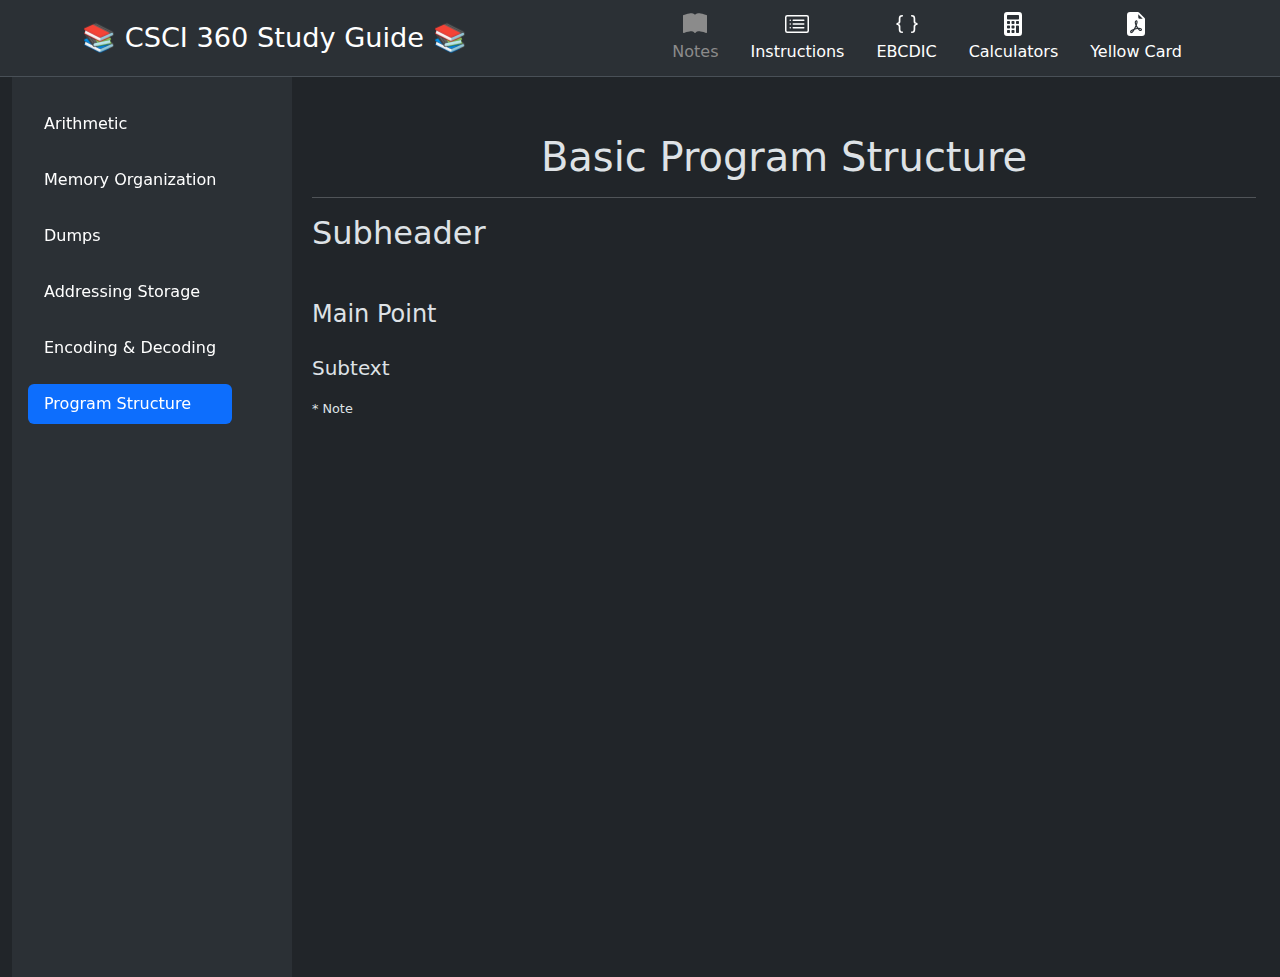
<file: notes/structure.html>
<!DOCTYPE html>
<html lang="en">

<head>
    <meta charset="UTF-8">
    <meta name="viewport" content="width=device-width, initial-scale=1.0">
    <link href="https://cdn.jsdelivr.net/npm/bootstrap@5.3.3/dist/css/bootstrap.min.css" rel="stylesheet"
        integrity="sha384-QWTKZyjpPEjISv5WaRU9OFeRpok6YctnYmDr5pNlyT2bRjXh0JMhjY6hW+ALEwIH" crossorigin="anonymous">
    <script src="https://cdn.jsdelivr.net/npm/bootstrap@5.3.3/dist/js/bootstrap.bundle.min.js"
        integrity="sha384-YvpcrYf0tY3lHB60NNkmXc5s9fDVZLESaAA55NDzOxhy9GkcIdslK1eN7N6jIeHz"
        crossorigin="anonymous"></script>
    <title>CSCI 360 Study Guide</title>
    <link rel="stylesheet" href="../style.css">
</head>

<body data-bs-theme="dark">

    <!-- Navbar-->
    <header class="sticky-top">
        <div class="px-2 py-1 border-bottom bg-body-tertiary">
            <div class="container" id="navbar-container">
                <div class="d-flex flex-wrap align-items-center justify-content-center justify-content-lg-start">
                    <a class="d-flex align-items-center my-2 my-lg-0 me-lg-auto text-white text-decoration-none"
                        href="#" style="font-size: 1.7em;">📚 CSCI 360 Study Guide 📚</a>
                    <ul class="nav col-12 col-lg-auto my-2 justify-content-center my-md-0 text-small" id="top-nav">
                        <li class="nav-item">
                            <a href="../index.html" class="nav-link active">
                                <svg xmlns="http://www.w3.org/2000/svg" width="24" height="24" fill="currentColor"
                                    class="bi bi-book-fill d-block mx-auto mb-1" viewBox="0 0 16 16">
                                    <path
                                        d="M8 1.783C7.015.936 5.587.81 4.287.94c-1.514.153-3.042.672-3.994 1.105A.5.5 0 0 0 0 2.5v11a.5.5 0 0 0 .707.455c.882-.4 2.303-.881 3.68-1.02 1.409-.142 2.59.087 3.223.877a.5.5 0 0 0 .78 0c.633-.79 1.814-1.019 3.222-.877 1.378.139 2.8.62 3.681 1.02A.5.5 0 0 0 16 13.5v-11a.5.5 0 0 0-.293-.455c-.952-.433-2.48-.952-3.994-1.105C10.413.809 8.985.936 8 1.783" />
                                </svg>
                                Notes
                            </a>
                        </li>
                        <li class="nav-item">
                            <a href="../instructions.html" class="nav-link">
                                <svg xmlns="http://www.w3.org/2000/svg" width="24" height="24" fill="currentColor"
                                    class="bi bi-card-list d-block mx-auto mb-1" viewBox="0 0 16 16">
                                    <path
                                        d="M14.5 3a.5.5 0 0 1 .5.5v9a.5.5 0 0 1-.5.5h-13a.5.5 0 0 1-.5-.5v-9a.5.5 0 0 1 .5-.5zm-13-1A1.5 1.5 0 0 0 0 3.5v9A1.5 1.5 0 0 0 1.5 14h13a1.5 1.5 0 0 0 1.5-1.5v-9A1.5 1.5 0 0 0 14.5 2z" />
                                    <path
                                        d="M5 8a.5.5 0 0 1 .5-.5h7a.5.5 0 0 1 0 1h-7A.5.5 0 0 1 5 8m0-2.5a.5.5 0 0 1 .5-.5h7a.5.5 0 0 1 0 1h-7a.5.5 0 0 1-.5-.5m0 5a.5.5 0 0 1 .5-.5h7a.5.5 0 0 1 0 1h-7a.5.5 0 0 1-.5-.5m-1-5a.5.5 0 1 1-1 0 .5.5 0 0 1 1 0M4 8a.5.5 0 1 1-1 0 .5.5 0 0 1 1 0m0 2.5a.5.5 0 1 1-1 0 .5.5 0 0 1 1 0" />
                                </svg>
                                Instructions
                            </a>
                        </li>
                        <li class="nav-item">
                            <a href="../ebcdic.html" class="nav-link">
                                <svg xmlns="http://www.w3.org/2000/svg" width="24" height="24" fill="currentColor"
                                    class="bi bi-braces d-block mx-auto mb-1" viewBox="0 0 16 16">
                                    <path
                                        d="M2.114 8.063V7.9c1.005-.102 1.497-.615 1.497-1.6V4.503c0-1.094.39-1.538 1.354-1.538h.273V2h-.376C3.25 2 2.49 2.759 2.49 4.352v1.524c0 1.094-.376 1.456-1.49 1.456v1.299c1.114 0 1.49.362 1.49 1.456v1.524c0 1.593.759 2.352 2.372 2.352h.376v-.964h-.273c-.964 0-1.354-.444-1.354-1.538V9.663c0-.984-.492-1.497-1.497-1.6M13.886 7.9v.163c-1.005.103-1.497.616-1.497 1.6v1.798c0 1.094-.39 1.538-1.354 1.538h-.273v.964h.376c1.613 0 2.372-.759 2.372-2.352v-1.524c0-1.094.376-1.456 1.49-1.456V7.332c-1.114 0-1.49-.362-1.49-1.456V4.352C13.51 2.759 12.75 2 11.138 2h-.376v.964h.273c.964 0 1.354.444 1.354 1.538V6.3c0 .984.492 1.497 1.497 1.6" />
                                </svg>
                                EBCDIC
                            </a>
                        </li>
                        <li class="nav-item">
                            <a href="../calculators/binary.html" class="nav-link">
                                <svg xmlns="http://www.w3.org/2000/svg" width="24" height="24" fill="currentColor"
                                    class="bi bi-calculator-fill d-block mx-auto mb-1" viewBox="0 0 16 16">
                                    <path
                                        d="M2 2a2 2 0 0 1 2-2h8a2 2 0 0 1 2 2v12a2 2 0 0 1-2 2H4a2 2 0 0 1-2-2zm2 .5v2a.5.5 0 0 0 .5.5h7a.5.5 0 0 0 .5-.5v-2a.5.5 0 0 0-.5-.5h-7a.5.5 0 0 0-.5.5m0 4v1a.5.5 0 0 0 .5.5h1a.5.5 0 0 0 .5-.5v-1a.5.5 0 0 0-.5-.5h-1a.5.5 0 0 0-.5.5M4.5 9a.5.5 0 0 0-.5.5v1a.5.5 0 0 0 .5.5h1a.5.5 0 0 0 .5-.5v-1a.5.5 0 0 0-.5-.5zM4 12.5v1a.5.5 0 0 0 .5.5h1a.5.5 0 0 0 .5-.5v-1a.5.5 0 0 0-.5-.5h-1a.5.5 0 0 0-.5.5M7.5 6a.5.5 0 0 0-.5.5v1a.5.5 0 0 0 .5.5h1a.5.5 0 0 0 .5-.5v-1a.5.5 0 0 0-.5-.5zM7 9.5v1a.5.5 0 0 0 .5.5h1a.5.5 0 0 0 .5-.5v-1a.5.5 0 0 0-.5-.5h-1a.5.5 0 0 0-.5.5m.5 2.5a.5.5 0 0 0-.5.5v1a.5.5 0 0 0 .5.5h1a.5.5 0 0 0 .5-.5v-1a.5.5 0 0 0-.5-.5zM10 6.5v1a.5.5 0 0 0 .5.5h1a.5.5 0 0 0 .5-.5v-1a.5.5 0 0 0-.5-.5h-1a.5.5 0 0 0-.5.5m.5 2.5a.5.5 0 0 0-.5.5v4a.5.5 0 0 0 .5.5h1a.5.5 0 0 0 .5-.5v-4a.5.5 0 0 0-.5-.5z" />
                                </svg>
                                Calculators
                            </a>
                        </li>
                        <li class="nav-item">
                            <a href="../PDF/IBM System 370 Reference Summary.pdf" class="nav-link">
                                <svg xmlns="http://www.w3.org/2000/svg" width="24" height="24" fill="currentColor"
                                    class="bi bi-file-earmark-pdf-fill d-block mx-auto mb-1" viewBox="0 0 16 16">
                                    <path
                                        d="M5.523 12.424q.21-.124.459-.238a8 8 0 0 1-.45.606c-.28.337-.498.516-.635.572l-.035.012a.3.3 0 0 1-.026-.044c-.056-.11-.054-.216.04-.36.106-.165.319-.354.647-.548m2.455-1.647q-.178.037-.356.078a21 21 0 0 0 .5-1.05 12 12 0 0 0 .51.858q-.326.048-.654.114m2.525.939a4 4 0 0 1-.435-.41q.344.007.612.054c.317.057.466.147.518.209a.1.1 0 0 1 .026.064.44.44 0 0 1-.06.2.3.3 0 0 1-.094.124.1.1 0 0 1-.069.015c-.09-.003-.258-.066-.498-.256M8.278 6.97c-.04.244-.108.524-.2.829a5 5 0 0 1-.089-.346c-.076-.353-.087-.63-.046-.822.038-.177.11-.248.196-.283a.5.5 0 0 1 .145-.04c.013.03.028.092.032.198q.008.183-.038.465z" />
                                    <path fill-rule="evenodd"
                                        d="M4 0h5.293A1 1 0 0 1 10 .293L13.707 4a1 1 0 0 1 .293.707V14a2 2 0 0 1-2 2H4a2 2 0 0 1-2-2V2a2 2 0 0 1 2-2m5.5 1.5v2a1 1 0 0 0 1 1h2zM4.165 13.668c.09.18.23.343.438.419.207.075.412.04.58-.03.318-.13.635-.436.926-.786.333-.401.683-.927 1.021-1.51a11.7 11.7 0 0 1 1.997-.406c.3.383.61.713.91.95.28.22.603.403.934.417a.86.86 0 0 0 .51-.138c.155-.101.27-.247.354-.416.09-.181.145-.37.138-.563a.84.84 0 0 0-.2-.518c-.226-.27-.596-.4-.96-.465a5.8 5.8 0 0 0-1.335-.05 11 11 0 0 1-.98-1.686c.25-.66.437-1.284.52-1.794.036-.218.055-.426.048-.614a1.24 1.24 0 0 0-.127-.538.7.7 0 0 0-.477-.365c-.202-.043-.41 0-.601.077-.377.15-.576.47-.651.823-.073.34-.04.736.046 1.136.088.406.238.848.43 1.295a20 20 0 0 1-1.062 2.227 7.7 7.7 0 0 0-1.482.645c-.37.22-.699.48-.897.787-.21.326-.275.714-.08 1.103" />
                                </svg>
                                Yellow Card
                            </a>
                        </li>
                    </ul>
                </div>
            </div>
            <button class="btn d-xl-none" type="button" data-bs-toggle="offcanvas" data-bs-target="#sidebar">
                <span class="navbar-toggler-icon"></span>
            </button>
        </div>
    </header>

    <div class="container-fluid" id="main-grid">
        <!-- Sidebar links -->
        <div class="offcanvas-xl offcanvas-start bg-body-tertiary p-3" tabindex="-1" id="sidebar">
            <div class="offcanvas-header">
                <h4 class="offcanvas-title">Browse Notes</h4>
            </div>
            <div class="offcanvas-body m-auto" id="side-links">
                <ul class="nav nav-pills flex-column">
                    <li class="nav-item my-2">
                        <a href="arithmetic.html" class="nav-link">Arithmetic</a>
                    </li>
                    <li class="nav-item my-2">
                        <a href="memory.html" class="nav-link">Memory Organization</a>
                    </li>
                    <li class="nav-item my-2">
                        <a href="dumps.html" class="nav-link">Dumps</a>
                    </li>
                    <li class="nav-item my-2">
                        <a href="addressing.html" class="nav-link">Addressing Storage</a>
                    </li>
                    <li class="nav-item my-2">
                        <a href="encoding.html" class="nav-link">Encoding & Decoding</a>
                    </li>
                    <li class="nav-item my-2">
                        <a href="#" class="nav-link active">Program Structure</a>
                    </li>
                </ul>
            </div>
        </div>

        <!-- Main Content -->
        <main class="mx-auto my-5 container-sm">
            <div class="pt-2 ps-lg-2">
                <h1 class="mb-3 text-center" id="content">Basic Program Structure</h1>

                <hr>
                <h2 class="mb-4">Subheader</h2>
                <h4 class="mt-5 mb-4">Main Point</h4>
                <p class="fs-5">Subtext</p>
                <p style="font-size: 0.8em">* Note</p>
            </div>
        </main>
    </div>
</body>

</html>
</file>
<file: style.css>
html,
body {
    height: 100%;
}

.nav li a {
    color: white !important;
}

.nav li a:hover {
    color: rgb(193, 193, 193) !important;
}

.nav li a:active {
    color: rgb(139, 139, 139) !important;
}

#top-nav li .active {
    color: rgb(139, 139, 139) !important;
}

/* This is the grid for main content - sidebar & main content */
#main-grid {
    height: 100%;
    display: grid;
    grid-template-columns: 280px 1fr;
    grid-template-rows: 1fr;
    grid-template-areas: "sidebar main";
}

/* This removes sidebar column if screen size is too small */
@media (max-width: 1199.99px) {
    #main-grid {grid-template-columns: 1fr};
}

#side-links {
    position: sticky;
    top: 6rem;
}

.sidebar {
    width: 280px;
}

pre {
    white-space: normal;
}

code {
    white-space: pre;
}
</file>
